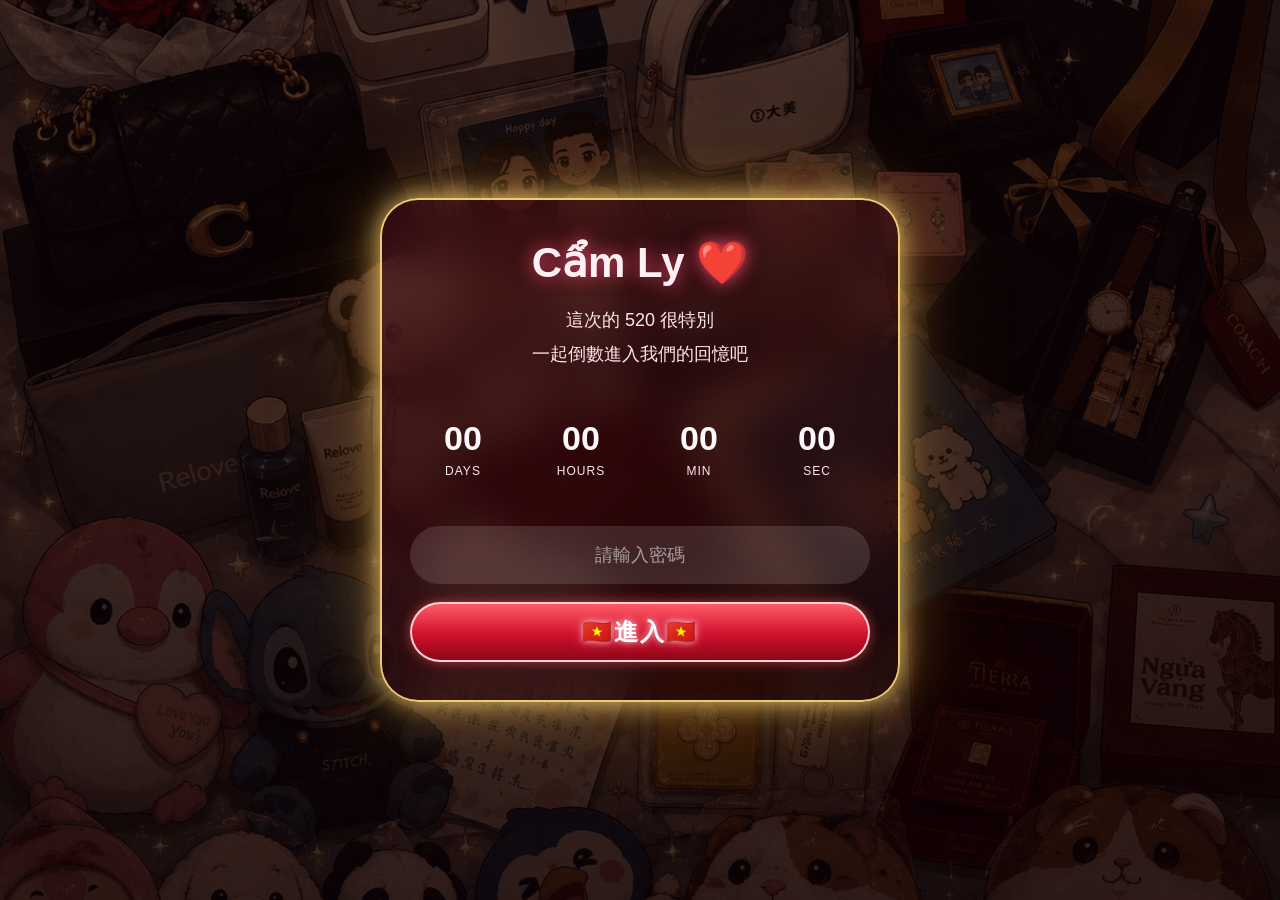
<file: index.html>
<!DOCTYPE html>
<html lang="zh-Hant">
<head>
<meta charset="UTF-8">
<meta name="viewport" content="width=device-width, initial-scale=1.0">
<title>LyHoa Story</title>
<link rel="apple-touch-icon" href="icon.png">

<style>


*{margin:0;padding:0;box-sizing:border-box;}

body{
font-family:Arial,"Microsoft JhengHei";

background:
linear-gradient(rgba(10,0,4,.62),rgba(10,0,4,.62)),
url('img/bg4.png');

background-size:cover;
background-position:center;
background-attachment:fixed;

color:white;
min-height:100vh;
overflow-x:hidden;

padding:24px 18px 120px;

display:flex;
justify-content:center;
}

/* 【核心修正】3D 特效舞台：只包裹主網頁內容，不包裹密碼層，防止隱形 Bug */
.perspective-stage {
width: 100%;
max-width: 520px;
perspective: 1600px;
transform-style: preserve-3d;
display: flex;
flex-direction: column;
align-items: center;
}

/* 主網頁內容的超時空隧道初始狀態 */
.container{
width:100%;

display:flex;
flex-direction:column;
align-items:center;

margin:0 auto;

/* 初始藏在深處，透明模糊，等待被喚醒 */
transform: translateZ(-800px) scale(0.5) rotateY(180deg) rotateZ(-10deg);
opacity: 0;
filter: blur(30px);
transition: transform 1.8s cubic-bezier(0.25, 1, 0.3, 1), 
            opacity 1.5s cubic-bezier(0.25, 1, 0.3, 1), 
            filter 1.4s ease;
}

/* 解鎖成功或已驗證過：主網頁華麗飛入 */
.container.main-show {
transform: translateZ(0) scale(1) rotateY(0deg) rotateZ(0deg) !important;
opacity: 1 !important;
filter: blur(0px) !important;
}

.logo{
font-size:34px;
font-weight:900;
margin-bottom:26px;

color:#fff4f4;

text-shadow:
0 0 18px rgba(255,100,100,1),
0 0 40px rgba(255,30,30,.95),
0 0 80px rgba(180,0,0,.42);
}

.card{
width:100%;

background:
linear-gradient(
135deg,
rgba(130,25,35,.30),
rgba(40,0,0,.26)
);

border:2px solid rgba(255,90,90,.88);

border-radius:34px;

padding:32px;

backdrop-filter:blur(20px);

margin-bottom:20px;

box-shadow:
0 0 16px rgba(255,60,60,.95),
0 0 36px rgba(255,20,20,.52),
0 0 80px rgba(180,0,0,.22);
}

/* 導覽列：確保滾動時固定在最下方 */
.bottom-nav{
position:fixed;
left:50%;
bottom:18px;
transform:translateX(-50%);
width:min(92%,520px);
height:76px;
background:rgba(20,10,18,.76);
border:1px solid rgba(255,120,160,.18);
border-radius:30px;
display:flex;
justify-content:space-around;
align-items:center;
backdrop-filter:blur(20px);
z-index: 99999;

opacity: 0;
transform: translateX(-50%) translateY(50px) scale(0.9);
transition: all 1.4s cubic-bezier(0.25, 1, 0.3, 1) 0.4s;
}

.bottom-nav.nav-show {
opacity: 1 !important;
transform: translateX(-50%) translateY(0) scale(1) !important;
}

.nav-item{
display:flex;
flex-direction:column;
align-items:center;
gap:4px;
color:#ffdce7;
font-size:12px;
text-decoration:none;
}

.nav-item.active{
color:#ff6f9f;
}

.nav-icon{
font-size:24px;
}

.days-title{
text-align:center;
font-size:18px;
opacity:.9;
}

.days{
text-align:center;
font-size:78px;
font-weight:900;
margin:12px 0;
color:#ffffff;
text-shadow:
0 0 12px rgba(255,80,80,1),
0 0 28px rgba(255,40,40,.95),
0 0 60px rgba(255,0,0,.75),
0 0 100px rgba(180,0,0,.45);
}

.sub{
text-align:center;
font-size:22px;
}

.grid{
width:100%;

display:grid;
grid-template-columns:1fr 1fr;
gap:14px;
}

.small-card{
position:relative;

background:
linear-gradient(
135deg,
rgba(120,20,20,.28),
rgba(45,0,0,.22)
);

border:2px solid rgba(255,90,90,.92);

border-radius:28px;

padding:22px;

overflow:hidden;

backdrop-filter:blur(18px);

box-shadow:
0 0 14px rgba(255,60,60,.92),
0 0 32px rgba(255,20,20,.45),
0 0 70px rgba(180,0,0,.18);

transition:.35s ease;
}

.small-card:hover{
transform:
translateY(-4px)
scale(1.01);

box-shadow:
0 0 18px rgba(255,70,70,1),
0 0 40px rgba(255,30,30,.65),
0 0 90px rgba(180,0,0,.28);
}

.small-card h3{
margin-bottom:10px;
color:#ffffff;
font-weight:900;
text-shadow:
0 0 8px rgba(120,190,255,1),
0 0 18px rgba(80,160,255,.95),
0 0 38px rgba(0,120,255,.75);
-webkit-text-stroke: 0.6px rgba(180,220,255,.9);
letter-spacing:0.5px;
}

.small-card p{
line-height:1.8;
color:#ffe2ea;
}

/* romantic glow particles */
body::before{
content:'';
position:fixed;
inset:0;
pointer-events:none;

background:
radial-gradient(circle at 20% 30%, rgba(255,60,60,.16), transparent 140px),
radial-gradient(circle at 80% 20%, rgba(255,0,0,.12), transparent 160px),
radial-gradient(circle at 50% 80%, rgba(255,100,100,.10), transparent 180px);

z-index:0;
}

.music-card{
cursor:pointer;
}

.music-controls{
display:flex;
justify-content:center;
gap:18px;
margin-top:14px;
font-size:24px;

color:#ff8a8a;

text-shadow:
0 0 10px rgba(255,60,60,.95),
0 0 22px rgba(255,20,20,.45);
}

.vinyl-wrap{
display:flex;
justify-content:center;
margin:10px 0 18px;
}

.vinyl{
width:90px;
height:90px;
border-radius:50%;

background:
radial-gradient(circle,#111 20%,#000 45%,#151515 60%,#000 100%);

border:3px solid rgba(255,80,80,.85);

box-shadow:
0 0 18px rgba(255,60,60,.95),
0 0 38px rgba(255,20,20,.45);

position:relative;

animation:spin 4s linear infinite;
animation-play-state:paused;
}

.vinyl.playing{
animation-play-state:running;
}

.vinyl::before{
content:'';
position:absolute;
inset:10px;
border-radius:50%;
border:1px solid rgba(255,255,255,.08);
}

.vinyl-center{
position:absolute;
left:50%;
top:50%;

transform:translate(-50%,-50%);

width:18px;
height:18px;

border-radius:50%;

background:#ff4d4d;

box-shadow:
0 0 12px rgba(255,60,60,.9);
}

@keyframes spin{
from{
transform:rotate(0deg);
}
to{
transform:rotate(360deg);
}
}

.music-controls{
display:flex;
justify-content:center;
gap:14px;
margin-top:14px;
}

.music-controls button{
width:44px;
height:44px;

border:none;
border-radius:50%;

background:
linear-gradient(
135deg,
rgba(255,60,60,.35),
rgba(120,0,0,.28)
);

color:#fff;
font-size:22px;

cursor:pointer;

backdrop-filter:blur(12px);

box-shadow:
0 0 12px rgba(255,50,50,.75),
0 0 26px rgba(255,20,20,.35);

transition:.25s ease;
}

.music-controls button:hover{
transform:scale(1.08);
}

.long-link-btn{
display:flex;
justify-content:center;
align-items:center;
gap:14px;

width:100%;
max-width:480px;

height:92px;

margin:28px auto 0 auto;

border-radius:36px;

text-decoration:none;

background:
linear-gradient(
135deg,
rgba(20,110,220,.55),
rgba(0,60,180,.38),
rgba(0,110,255,.42)
);

border:2px solid rgba(90,190,255,.95);

color:#f7fbff;

font-size:26px;
font-weight:900;
letter-spacing:1px;

backdrop-filter:blur(24px);

box-shadow:
0 0 22px rgba(60,170,255,.95),
0 0 52px rgba(0,110,255,.55),
0 0 110px rgba(0,60,220,.35);

transition:.35s ease;
}

.long-link-btn:hover{
transform:translateY(-4px);
}

.long-link-btn .spark{
font-size:32px;
}

.button-wrap{
width:100%;

display:flex;
justify-content:center;
align-items:center;

margin-top:26px;
}


/* ===== 520 密碼倒數頁 (獨立分層樣式) ===== */

#love520Gate{
position:fixed;
inset:0;

display:flex;
justify-content:center;
align-items:center;

padding:24px;

background:
linear-gradient(rgba(10,0,4,.72),rgba(10,0,4,.82)),
url('img/bg4.png');

background-size:cover;
background-position:center;
background-attachment:fixed;

z-index:999999;
backdrop-filter:blur(15px);
/* 確保密碼頁一開始 100% 看得見 */
opacity: 1;
transition: opacity 1.6s cubic-bezier(0.25, 1, 0.3, 1), 
            backdrop-filter 1.6s cubic-bezier(0.25, 1, 0.3, 1);
}

/* 遮罩大背景融化消散 */
#love520Gate.gate-fade-out {
opacity: 0 !important;
backdrop-filter: blur(0px) !important;
pointer-events: none;
}

.gate-box{
width:min(100%,520px);

background:
linear-gradient(
135deg,
rgba(130,25,35,.30),
rgba(40,0,0,.26)
);

backdrop-filter:blur(20px);

border:2px solid rgba(255,220,120,.92);

border-radius:38px;

padding:38px 28px;

text-align:center;

box-shadow:
0 0 24px rgba(255,220,120,.78),
0 0 60px rgba(255,190,80,.35),
0 0 120px rgba(255,170,40,.18);

/* 3D 特效基礎 */
perspective: 1000px;
transform-style: preserve-3d;
opacity: 1;
transition: transform 1.3s cubic-bezier(0.25, 1, 0.3, 1), 
            opacity 1.2s cubic-bezier(0.25, 1, 0.3, 1),
            filter 1.2s ease;
}

/* 卡片瞬間產生劇烈震動，隨後向後翻轉湮滅 */
.gate-box.box-disassemble {
  animation: gatePowerShake 0.4s ease-in-out infinite;
  transform: translateZ(-600px) rotateY(-45deg) scale(0.3) !important;
  opacity: 0 !important;
  filter: blur(15px) !important;
}

@keyframes gatePowerShake {
  0%, 100% { transform: translate(0, 0) rotate(0deg); }
  20% { transform: translate(-3px, 2px) rotate(-1deg); }
  40% { transform: translate(3px, -1px) rotate(1deg); }
  60% { transform: translate(-2px, -2px) rotate(-0.5deg); }
  80% { transform: translate(2px, 1px) rotate(0.5deg); }
}

.gate-title{
font-size:42px;
font-weight:900;
margin-bottom:16px;
color:#fff0f5;
text-shadow: 0 0 18px rgba(255,80,120,.92);
transition: transform 1.2s cubic-bezier(0.25, 1, 0.3, 1), opacity 0.8s ease;
}

.gate-sub{
font-size:18px;
line-height:1.9;
color:#ffe7ee;
margin-bottom:30px;
transition: transform 1.2s cubic-bezier(0.25, 1, 0.3, 1), opacity 0.8s ease;
}

/* 密碼卡片內元素星雲發散 */
.explode-up {
transform: translateY(-150px) translateZ(300px) rotateX(-45deg) scale(0.1) !important;
opacity: 0 !important;
filter: blur(8px) !important;
}

.explode-down {
transform: translateY(150px) translateZ(300px) rotateX(45deg) scale(0.1) !important;
opacity: 0 !important;
filter: blur(8px) !important;
}

.countdown{
display:grid;
grid-template-columns:repeat(4,1fr);
gap:12px;
margin-bottom:30px;
perspective: 800px;
}

.time-box{
background:transparent !important;
border:2px solid transparent;
background-image:
linear-gradient(rgba(0,0,0,0),rgba(0,0,0,0)),
linear-gradient(
135deg,
#ffb7c9,
#ffe3ea,
#ffd2df,
#ffb7c9
);
background-origin:border-box;
background-clip:padding-box,border-box;
background-size:300% 300%;
animation:rainbowBorder 6s linear infinite;
border-radius:22px;
padding:16px 10px;
transition: transform 1.4s cubic-bezier(0.25, 1, 0.3, 1), 
            opacity 1s ease, 
            box-shadow 1s ease,
            filter 1.2s ease;
}

/* 時空碎裂特效 */
.time-box:nth-child(1).scatter { transform: translate3d(-250px, -180px, 400px) rotateX(120deg) rotateY(-90deg) scale(0) !important; opacity: 0 !important; filter: blur(10px); box-shadow: 0 0 60px #ff2455;}
.time-box:nth-child(2).scatter { transform: translate3d(-80px, -250px, 500px) rotateX(-120deg) rotateY(60deg) scale(0) !important; opacity: 0 !important; filter: blur(10px); box-shadow: 0 0 60px #ff6f9f;}
.time-box:nth-child(3).scatter { transform: translate3d(80px, -250px, 500px) rotateX(-120deg) rotateY(-60deg) scale(0) !important; opacity: 0 !important; filter: blur(10px); box-shadow: 0 0 60px #ff6f9f;}
.time-box:nth-child(4).scatter { transform: translate3d(250px, -180px, 400px) rotateX(120deg) rotateY(90deg) scale(0) !important; opacity: 0 !important; filter: blur(10px); box-shadow: 0 0 60px #ff2455;}

.time-number{
font-size:34px;
font-weight:900;
color:#fff8fb;
}

.time-label{
margin-top:6px;
font-size:12px;
letter-spacing:1px;
color:#ffe7ee;
}

.gate-password-input{
width:100%;
height:58px;
border:none;
border-radius:999px;
padding:0 20px;
background:rgba(255,255,255,.12);
color:white;
font-size:18px;
text-align:center;
outline:none;
transition: transform 1.2s cubic-bezier(0.25, 1, 0.3, 1), opacity 0.8s ease;
}

.gate-password-input::placeholder{
color:rgba(255,255,255,.55);
}


.enter-btn{
width:100%;
height:60px;
margin-top:18px;
border:2px solid rgba(255,220,220,.95);
border-radius:999px;
background:linear-gradient(180deg,#ff5c66 0%, #ce102d 55%, #8f0718 100%);
color:white;
font-size:24px;
font-weight:900;
letter-spacing:2px;
cursor:pointer;
box-shadow:
0 0 12px rgba(255,85,100,.55),
0 8px 20px rgba(75,0,15,.24);
text-shadow:
0 0 6px rgba(255,255,255,.75),
0 0 14px rgba(255,90,120,.65);
transition:all .25s ease;
}

.enter-btn:hover{
transform:translateY(-2px) scale(1.03);
filter:brightness(1.08);
}


.gate-password-error{
display:none;
margin-top:12px;
font-size:14px;
color:#ffb8ca;
}

/* 全屏魔幻光芒粒子層 */
.magic-particle {
  position: fixed;
  pointer-events: none;
  width: 6px;
  height: 6px;
  background: #ff6f9f;
  border-radius: 50%;
  z-index: 1000000;
  mix-blend-mode: screen;
  box-shadow: 0 0 12px #ff2455, 0 0 24px #ff7ea9;
}

@keyframes rainbowBorder{
0%{ background-position:0% 50%; }
100%{ background-position:100% 50%; }
}


/* 只隱藏主內容 */
.perspective-stage,
.bottom-nav{
display:none !important;
}

/* 強制顯示登入頁 */
#love520Gate{
display:flex !important;
opacity:1 !important;
visibility:visible !important;
}
</style>

</head>

<body>

<div id="love520Gate">
  <div class="gate-box" id="gateBox">
    <div class="gate-title" id="gateTitle">Cẩm Ly ❤️</div>
    <div class="gate-sub" id="gateSub">這次的 520 很特別<br>一起倒數進入我們的回憶吧</div>
    <div class="countdown">
      <div class="time-box"><div class="time-number" id="gateDays">00</div><div class="time-label">DAYS</div></div>
      <div class="time-box"><div class="time-number" id="gateHours">00</div><div class="time-label">HOURS</div></div>
      <div class="time-box"><div class="time-number" id="gateMinutes">00</div><div class="time-label">MIN</div></div>
      <div class="time-box"><div class="time-number" id="gateSeconds">00</div><div class="time-label">SEC</div></div>
    </div>
    <input id="gatePasswordInput" class="gate-password-input" type="password" placeholder="請輸入密碼">
    <div id="gatePasswordError" class="gate-password-error">密碼錯誤 ❤️</div>
    <button class="enter-btn" id="enterBtn" onclick="checkGatePassword()"> 🇻🇳進入🇻🇳 </button>
  </div>
</div>

<script>
async function sha256(text){
const data = new TextEncoder().encode(text);
const hashBuffer = await crypto.subtle.digest("SHA-256", data);
return Array.from(new Uint8Array(hashBuffer))
.map(b => b.toString(16).padStart(2,"0"))
.join("");
}

const PASSWORD_HASH = "110c83688539c2a30b98ac57ea20e5f0662126f3786bcd51c5bbd43955f99db7";

function updateGateCountdown(){
const targetDate = new Date("2026-05-20T00:00:00");
const now = new Date();
const diff = targetDate - now;
const days = Math.floor(diff / (1000*60*60*24));
const hours = Math.floor((diff / (1000*60*60)) % 24);
const minutes = Math.floor((diff / (1000*60)) % 60);
const seconds = Math.floor((diff / 1000) % 60);

const d = days < 0 ? 0 : days;
const h = hours < 0 ? 0 : hours;
const m = minutes < 0 ? 0 : minutes;
const s = seconds < 0 ? 0 : seconds;

document.getElementById("gateDays").innerText = String(d).padStart(2,"0");
document.getElementById("gateHours").innerText = String(h).padStart(2,"0");
document.getElementById("gateMinutes").innerText = String(m).padStart(2,"0");
document.getElementById("gateSeconds").innerText = String(s).padStart(2,"0");
}

function createMagicParticles() {
  const container = document.body;
  for (let i = 0; i < 60; i++) {
    const particle = document.createElement("div");
    particle.className = "magic-particle";
    particle.style.left = "50vw";
    particle.style.top = "45vh";
    
    const angle = Math.random() * Math.PI * 2;
    const velocity = 5 + Math.random() * 15;
    const destX = Math.cos(angle) * velocity * 25;
    const destY = Math.sin(angle) * velocity * 25;
    
    const colors = ["#ff6f9f", "#ff2455", "#ffd2df", "#6fe2ff", "#ffdf79"];
    particle.style.background = colors[Math.floor(Math.random() * colors.length)];
    
    container.appendChild(particle);
    
    particle.animate([
      { transform: 'translate(0, 0) scale(1)', opacity: 1, filter: 'blur(0px)' },
      { transform: `translate(${destX}px, ${destY}px) scale(0)`, opacity: 0, filter: 'blur(5px)' }
    ], {
      duration: 1000 + Math.random() * 800,
      easing: 'cubic-bezier(0.1, 0.8, 0.3, 1)',
      fill: 'forwards'
    });
    
    setTimeout(() => particle.remove(), 1800);
  }
}

// 直接解鎖免密碼顯示
function showMainPageDirectly() {
  document.getElementById("love520Gate").style.display = "none";
  document.getElementById("mainContainer").classList.add("main-show");
  document.getElementById("bottomNav").classList.add("nav-show");
}

async function checkGatePassword(){
const input = document.getElementById("gatePasswordInput");
const error = document.getElementById("gatePasswordError");
const value = input.value.trim();
const hash = await sha256(value);

if(hash === PASSWORD_HASH){
error.style.display = "none";

// 紀錄免登入狀態
sessionStorage.setItem("love_gate_passed", "true");

// 炸開魔法流星
createMagicParticles();

// 卡片文字方塊飛散
document.getElementById("gateTitle").classList.add("explode-up");
document.getElementById("gateSub").classList.add("explode-up");
document.getElementById("gatePasswordInput").classList.add("explode-down");
document.getElementById("enterBtn").classList.add("explode-down");

const timeBoxes = document.querySelectorAll(".time-box");
timeBoxes.forEach(box => box.classList.add("scatter"));

// 卡片震動坍塌消散
document.getElementById("gateBox").classList.add("box-disassemble");

// 大大遮罩層淡出
const gate = document.getElementById("love520Gate");
gate.classList.add("gate-fade-out");


// 跳轉到 temple.html
setTimeout(() => {
window.location.href = "temple.html";
}, 1400);


}else{
error.style.display = "block";
}
}

window.addEventListener("load",()=>{
// 優先綁定 Enter 鍵監聽
const input = document.getElementById("gatePasswordInput");
if(input){
  input.addEventListener("keydown", function(e){
    if(e.key === "Enter"){
      e.preventDefault();
      checkGatePassword();
    }
  });
}

// 驗證免密碼狀態
if (sessionStorage.getItem("love_gate_passed") === "true") {
  showMainPageDirectly();
} else {
  updateGateCountdown();
  setInterval(updateGateCountdown, 1000);
}
});
</script>

</body>
</html>
</file>
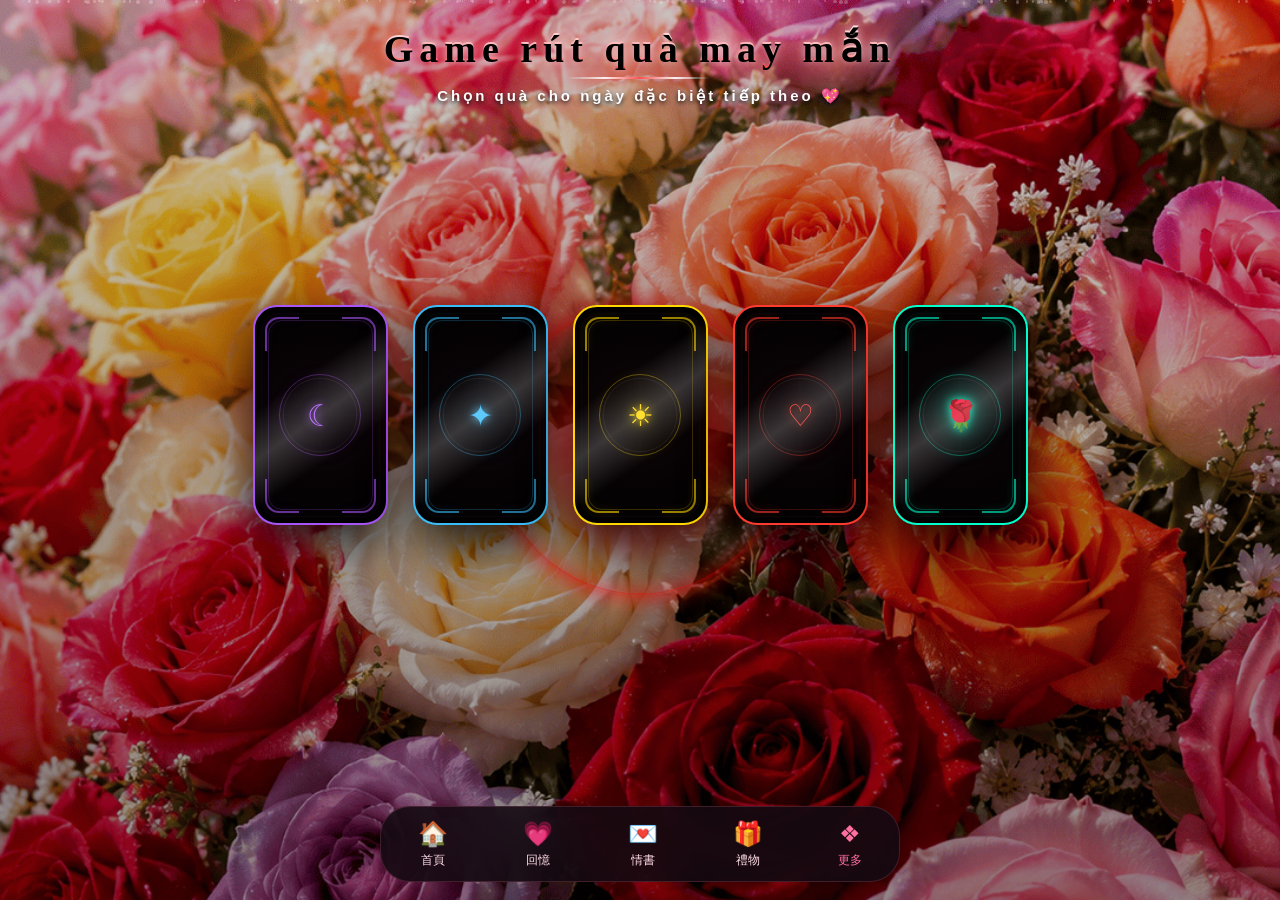
<file: card.html>
<!DOCTYPE html>
<html lang="zh-Hant">
<head>
<meta charset="UTF-8">
<meta name="viewport" content="width=device-width, initial-scale=1.0">
<link rel="apple-touch-icon" href="icon.png">
<title>Legendary Love Gacha - Navigation Edition</title>

<style>
*{
margin:0;
padding:0;
box-sizing:border-box;
-webkit-tap-highlight-color: transparent;
}

body{
overflow-x:hidden !important;
overflow-y:auto !important;
overflow-x:hidden;
overflow-y:auto;
min-height:100vh;
font-family:Segoe UI,sans-serif;
display:flex;
justify-content:flex-start;
align-items:center;
flex-direction:column;
color:white;
padding-bottom: 260px; /* 預留底部導覽列的空間，防止行動裝置卡片重疊 */

/* =========================================================
   🖼️ 最終修復：徹底清除原廠 background 遮擋，精準指向 img 資料夾
   ========================================================= */
background-image: url('img/mflower.png') !important;
background-size: cover;
background-position: center;
background-repeat: no-repeat;
}

/* 🛠️ 隱藏原廠的黑紫色宇宙星空，不讓它跑出來擋住妳的花朵圖片 */
.bg{
position:fixed;
inset:0;
background:
linear-gradient(to bottom,
rgba(0,0,0,0.18),
rgba(0,0,0,0.42));
z-index:0;
pointer-events:none;
}

@keyframes bgMove{
from{transform:scale(1) rotate(0deg);}
to{transform:scale(1.15) rotate(3deg);}
}

/* ===== 🛠️ 核心修復：扶正網頁標題，移除 absolute，在手機上絕不與卡片重疊 🛠️ ===== */
.title{
text-align:center;
z-index: 20;
width: 100%;
padding: 0 10px;
margin-top: 25px;
margin-bottom: 10px; /* 透過下邊距將卡片溫柔推開，防止任何手機重疊 */
position: relative;  /* 改為相對定位，拒絕重疊 */
transition: opacity 0.5s; /* */
}
.title.hide { opacity: 0; pointer-events: none; } /* */




.title h1{
font-size:38px;
letter-spacing:6px;
font-family:'Times New Roman',serif;

background:linear-gradient(
180deg,
#ffffff 0%,
#ffe6e6 18%,
#ffd2d2 35%,
#ff8a8a 60%,
#ff2b2b 100%
);

-webkit-background-clip:text;
-webkit-text-fill-color:transparent;

font-weight:900;

text-shadow:
0 2px 0 rgba(0,0,0,1),
0 0 10px rgba(255,255,255,0.7),
0 0 24px rgba(255,120,120,0.75),
0 0 42px rgba(255,0,0,0.6);

position:relative;
}

.title h1::after{
content:'';
position:absolute;
left:50%;
bottom:-10px;
transform:translateX(-50%);
width:140px;
height:2px;

background:linear-gradient(
90deg,
transparent,
rgba(255,255,255,0.9),
rgba(255,80,80,1),
rgba(255,255,255,0.9),
transparent
);

box-shadow:
0 0 12px rgba(255,0,0,0.9);
}






.title p{
margin-top:18px;
letter-spacing:3px;
color:#ffffff;
font-size:15px;
font-weight:700;

text-shadow:
0 2px 5px rgba(0,0,0,1),
0 0 12px rgba(255,255,255,0.35);
}



/* 卡片區 */
.cards{
overflow:visible !important;
overflow-x:visible !important;
overflow-y:visible !important;
display:flex;
gap:20px;
justify-content:center;
align-items:center;
flex-wrap:wrap;
padding:20px;
z-index:10;
width:100%;
max-width:1200px;
position:relative;
min-height:420px;
margin-top:20px;
}

/* 卡片基礎 */
.card{
overflow:visible !important;
overflow-x:visible !important;
overflow-y:visible !important;
width:135px;
height:220px;
position:relative;
cursor:pointer;
perspective:2500px;
animation:floatCard 5s ease-in-out infinite;
transition:.6s cubic-bezier(.34, 1.56, 0.64, 1); /* */
}

.card:nth-child(1){animation-delay:0s;} /* */
.card:nth-child(2){animation-delay:.3s;} /* */
.card:nth-child(3){animation-delay:.6s;} /* */
.card:nth-child(4){animation-delay:.9s;} /* */
.card:nth-child(5){animation-delay:1.2s;} /* */

@keyframes floatCard{
0%,100%{ transform:translateY(0px); }
50%{ transform:translateY(-12px); }
}

/* 點擊後其它卡片淡出 */
.card.fade{
opacity:.01;
filter:blur(12px);
transform:scale(0.5);
pointer-events: none;
}

/* 能量球蓄力顫抖 */
.card.charging {
  animation: megaShock 0.06s infinite linear !important;
}

@keyframes megaShock {
  0% { transform: translate(3px, -2px) scale(1.04); filter: brightness(1.3); }
  50% { transform: translate(-3px, 3px) scale(0.97); filter: brightness(1.6); }
  100% { transform: translate(2px, -3px) scale(1.02); filter: brightness(1.3); }
}

/* 大爆發開啟狀態 */
.card.active{
z-index: 999;
animation: none;
position: fixed !important;
left: 50% !important;
top: 50% !important;
width:320px !important;
height:520px !important;
transform: translate(-50%, -50%) scale(1);

z-index: 99999;
}

/* 內層翻轉 */
.inner{
position:relative;
width:100%;
height:100%;
transform-style:preserve-3d;
transition: transform 1.5s cubic-bezier(.15, .95, .2, 1); /* */
}

/* 翻開時轉 540 度顯示背面內容 */
.card.active .inner{
transform: rotateY(540deg) rotateZ(6deg);  /* */
}

.front, .back{
overflow:hidden !important;
position:absolute;
width:100%;
height:100%;
border-radius:24px;
overflow-x:hidden;
overflow-y:auto;
backface-visibility:hidden;
-webkit-backface-visibility:hidden;
box-shadow: 0 20px 50px rgba(0,0,0,0.8);
outline:none; /* */
}

/* ===== 卡片正面 ===== */
.front{
display:flex;
justify-content:center;
align-items:center;
border: 2px solid var(--theme-color);
background-color: #080305;
background-image: radial-gradient(circle at 50% 50%, transparent 40%, rgba(0,0,0,0.9)); /* */
}

.card.r { --theme-color: #a855f7; --glow: rgba(168,85,247,0.3); }
.card.sr { --theme-color: #38bdf8; --glow: rgba(56,189,248,0.3); }
.card.ssr { --theme-color: #ffd700; --glow: rgba(255,215,0,0.4); }
.card.secret { --theme-color: #00ffcc; --glow: rgba(0,255,204,0.5); }
.card.red-glow { --theme-color: #ff3b30; --glow: rgba(255,59,48,0.5); }

/* 四角雕花 */
.vines, .vines-extra { position: absolute; inset: 0; pointer-events: none; }
.vines::before, .vines::after, .vines-extra::before, .vines-extra::after {
  content: ""; position: absolute; width: 32px; height: 32px;
  border: 2px double var(--theme-color); opacity: 0.6;
  filter: drop-shadow(0 0 5px var(--glow)); /* */
}
.vines::before { top: 10px; left: 10px; border-right: none; border-bottom: none; border-radius: 14px 0 0 0; }
.vines::after { bottom: 10px; right: 10px; border-left: none; border-top: none; border-radius: 0 0 14px 0; }
.vines-extra::before { top: 10px; right: 10px; border-left: none; border-bottom: none; border-radius: 0 14px 0 0; }
.vines-extra::after { bottom: 10px; left: 10px; border-right: none; border-top: none; border-radius: 0 0 0 14px; }

.ornament {
  position: absolute; inset: 6px;
  border: 1px solid rgba(255,255,255,0.02); border-radius: 18px; pointer-events: none; /* */
}
.ornament::before { content: ""; position: absolute; inset: 6px; border: 1px solid var(--theme-color); opacity: 0.2; border-radius: 14px; } /* */

/* 中央星盤 */
.center{
position:absolute; width:82px; height:82px; border-radius:50%;
display:flex; justify-content:center; align-items:center; z-index: 2;
}

.astrology-ring {
  position: absolute; inset: 0; border-radius: 50%;
  border: 1px solid var(--theme-color); opacity: 0.35;
  filter: drop-shadow(0 0 6px var(--theme-color));
  background-image: url("data:image/svg+xml,%3Csvg xmlns='http://www.w3.org/2000/svg' viewBox='0 0 100 100'%3E%3Ccircle cx='50' cy='50' r='46' fill='none' stroke='white' stroke-width='0.6' stroke-opacity='0.4'/%3E%3Ccircle cx='50' cy='50' r='38' fill='none' stroke='white' stroke-width='0.3' stroke-dasharray='1,2' stroke-opacity='0.3'/%3E%3Cpath d='M50,2 L50,98 M2,50 L98,50' stroke='white' stroke-width='0.3' stroke-opacity='0.2'/%3E%3C/svg%3E");
  animation: spinRing 25s linear infinite; /* */
}

@keyframes spinRing { from { transform: rotate(0deg); } to { transform: rotate(360deg); } }

.symbol{
font-size:30px; color: var(--theme-color);
text-shadow: 0 0 10px var(--theme-color), 0 0 35px var(--theme-color);
animation:pulse 2.5s infinite ease-in-out; z-index: 3; /* */
}

.shine{
position:absolute; inset:-100%;
background: linear-gradient(110deg, transparent 43%, rgba(255,255,255,0.2) 50%, transparent 57%);
transform: rotate(35deg); animation:shine 5s linear infinite; z-index: 4; /* */
}

/* ===== 🔴 紅色雷電能量球 Canvas 圖層 🔴 ===== */
.lightning-canvas {
  position: absolute;
  top: -60px; left: -60px;
  width: calc(100% + 120px) !important;
  height: calc(100% + 120px) !important;
  pointer-events: none;
  z-index: 100;
  mix-blend-mode: screen;
  opacity: 0;
  transition: opacity 0.2s;
}
.card.charging .lightning-canvas {
  opacity: 1;
}

/* ===== 卡片背面 ===== */
.back{
transform:rotateY(180deg);
background: #0a0204;
background-image: 
  radial-gradient(circle at 50% 15%, var(--glow) 0%, transparent 75%),
  url("data:image/svg+xml,%3Csvg xmlns='http://www.w3.org/2000/svg' width='100%25' height='100%25'%3E%3Crect width='100%25' height='100%25' fill='none'/%3E%3Cpath d='M8,8 L177,8 L177,292 L8,292 Z' fill='none' stroke='rgba(255,255,255,0.06)' stroke-width='1'/%3E%3C/svg%3E");
border: 2px solid var(--theme-color);
display:flex;
justify-content:flex-start;
align-items:center;
flex-direction:column;
text-align:center;
padding:22px 18px;
gap:10px;
overflow-y:auto;
overflow-x:hidden;
}

.card.r .back { box-shadow: 0 0 50px rgba(168,85,247,0.5); }
.card.sr .back { box-shadow: 0 0 60px rgba(56,189,248,0.5); }
.card.ssr .back { box-shadow: 0 0 85px rgba(255,215,0,0.6), inset 0 0 25px rgba(255,215,0,0.15); }
.card.secret .back { box-shadow: 0 0 110px rgba(0,255,204,0.7), inset 0 0 30px rgba(0,255,204,0.2); }
.card.red-glow .back { box-shadow: 0 0 100px rgba(255,59,48,0.7), inset 0 0 30px rgba(255,59,48,0.2); }

.rarity{
font-size:18px;
font-weight:bold;
margin-bottom:12px;
letter-spacing:2px;
text-shadow:0 0 10px currentColor;
line-height:1.4;
}

.reward{
font-size:12px;
line-height:1.6;
color:#e2e8f0;
letter-spacing:0.5px;
word-break:break-word;
overflow-wrap:break-word;
padding:0 6px;
max-width:100%;
}

@keyframes floatImg{
0%,100%{
transform:translateY(0px) scale(1);
}
50%{
transform:translateY(-8px) scale(1.05);
}
}


/* ===== 🔘 「收下命運」確認按鈕 ===== */
.close-btn {
  position: fixed; bottom: -80px; left: 50%; transform: translateX(-50%);
  padding: 14px 40px; font-size: 16px; font-weight: bold; border: 2px solid #ff3b30;
  background: linear-gradient(135deg, #220005, #000000); color: #ff3b30;
  border-radius: 30px; cursor:pointer; z-index: 1000; opacity: 0;
  box-shadow: 0 0 20px rgba(255, 59, 48, 0.4), inset 0 0 10px rgba(255, 59, 48, 0.2);
  letter-spacing: 2px; transition: all 0.5s cubic-bezier(0.175, 0.885, 0.32, 1.275); /* */
}
.close-btn.show { bottom: 120px; opacity: 1; } /* */
.close-btn:hover { background: #ff3b30; color: #000; box-shadow: 0 0 35px #ff3b30; }

/* ===== 🌟 原廠經典下置導航列 🌟 ===== */
.bottom-nav{
position:fixed;
left:50%;
bottom:18px;
transform:translateX(-50%);
width:min(92%,520px);
height:76px;
background:rgba(20,10,18,.88); /* 提高導航氣泡不透明度，在花草背景下防干擾 */
border:1px solid rgba(255,120,160,.18);
border-radius:30px;
display:flex;
justify-content:space-around;
align-items:center;
backdrop-filter:blur(20px);
-webkit-backdrop-filter:blur(20px);
z-index:99999; /* */
transition: opacity 0.5s; /* */
}
.bottom-nav.hide { opacity: 0.1; pointer-events: none; } /* */

.nav-item{
display:flex;
flex-direction:column;
align-items:center;
gap:4px;
color:#ffdce7;
font-size:12px;
text-decoration:none;
}

.nav-item.active{
color:#ff6f9f; /* */
}

.nav-icon{
font-size:24px; /* */
}

/* 漂浮微粒 */
.particle{ position:fixed; width:2px; height:2px; background:white; border-radius:50%; opacity:.25; animation:floatUp linear infinite; pointer-events: none; } /* */

/* 動畫庫 */
@keyframes floatUp{ from{ transform:translateY(100vh) scale(0.8); opacity:0; } 10%{ opacity:.5; } to{ transform:translateY(-120vh) scale(1.3); opacity:0; } } /* */
@keyframes pulse{ 0%,100%{ transform:scale(1); opacity: 0.85; } 50%{ transform:scale(1.06); opacity: 1; filter: drop-shadow(0 0 12px var(--theme-color)); } } /* */
@keyframes shine{ 0% { transform:translateX(-140%) rotate(35deg); } 25%, 100% { transform:translateX(140%) rotate(35deg); } } /* */
@keyframes mythicGlow{ from{ text-shadow: 0 0 10px white, 0 0 25px currentColor; color: #fff; } to{ text-shadow: 0 0 20px white, 0 0 45px currentColor, 0 0 60px #ff3b30; color: #fffde0; } } /* */



/* ===============================
🐉 血色玫瑰龍環入場特效
=============================== */

.cards{
position:relative;
min-height:420px;
margin-top:20px;
padding-bottom:0px;
z-index:10;
}

.cards.intro-active .card{
position:fixed !important;
left:50% !important;
top:50% !important;
margin-left:-67px !important;
margin-top:-145px !important;
opacity:0;
z-index:1000;
transform-origin:center center;
pointer-events:none;
}

.cards.intro-active .card::after{
content:'';
position:absolute;
inset:-20px;
border-radius:30px;
background:
radial-gradient(circle, rgba(255,0,0,0.35), transparent 70%);
filter:blur(18px);
z-index:-1;
animation:dragonAura 1.5s infinite alternate;
}

@keyframes dragonAura{
from{
transform:scale(0.9);
opacity:0.6;
}
to{
transform:scale(1.15);
opacity:1;
}
}

.dragon-core{
position:fixed;
display:flex;
justify-content:center;
align-items:center;
left:50%;
top:50%;
width:220px;
height:220px;
transform:translate(-50%,-50%);
pointer-events:none;
z-index:5;
opacity:0;
}

.dragon-core::before{
content:'';
position:absolute;
inset:0;
border-radius:50%;
background:
radial-gradient(circle,
rgba(255,255,255,1) 0%,
rgba(255,80,80,0.95) 20%,
rgba(255,0,0,0.55) 45%,
transparent 75%);
filter:blur(12px);
animation:corePulse 1.5s infinite alternate;
}

.dragon-core::after{
content:'';
position:absolute;
inset:-35px;
border-radius:50%;
border:2px solid rgba(255,0,0,0.45);
box-shadow:
0 0 25px rgba(255,0,0,0.8),
inset 0 0 25px rgba(255,0,0,0.5);
animation:coreSpin 5s linear infinite;
}

@keyframes coreSpin{
from{transform:rotate(0deg);}
to{transform:rotate(360deg);}
}

@keyframes corePulse{
from{
transform:scale(0.92);
filter:blur(10px);
}
to{
transform:scale(1.1);
filter:blur(18px);
}
}





@keyframes bloodDragonOrbit{

0%{
opacity:0;
transform:
translate(-50%,-50%)
rotate(0deg)
translateX(0px)
scale(0.2);
filter:none;
}

15%{
opacity:1;
}

35%{
transform:
translate(-50%,-50%)
rotate(calc(var(--orbit-angle) + 360deg))
translateX(170px)
rotate(calc((var(--orbit-angle) + 360deg) * -1))
scale(1);
}

60%{
transform:
translate(-50%,-50%)
rotate(calc(var(--orbit-angle) + 720deg))
translateX(170px)
rotate(calc((var(--orbit-angle) + 720deg) * -1))
scale(1);
}

85%{
transform:
translate(-50%,-50%)
rotate(calc(var(--orbit-angle) + 1080deg))
translateX(170px)
rotate(calc((var(--orbit-angle) + 1080deg) * -1))
scale(1);
}

100%{
opacity:1;
transform:
translate(
calc(var(--final-x) * 1px),
calc(var(--final-y) * 1px)
);
}
}


10%{
opacity:1;
}

30%{
transform:
translate(-50%,-50%)
rotate(calc(var(--angle) + 360deg))
translateX(190px)
rotate(calc((var(--angle) + 360deg) * -1))
scale(1);
}

55%{
transform:
translate(-50%,-50%)
rotate(calc(var(--angle) + 720deg))
translateX(190px)
rotate(calc((var(--angle) + 720deg) * -1))
scale(1);
}

80%{
transform:
translate(-50%,-50%)
rotate(calc(var(--angle) + 1080deg))
translateX(190px)
rotate(calc((var(--angle) + 1080deg) * -1))
scale(1);
}

100%{
opacity:1;
transform:
translate(
calc(var(--final-x) * 1px),
calc(var(--final-y) * 1px)
);
}
}


15%{
opacity:1;
}

35%{
transform:
translate(-50%,-50%)
rotate(calc(var(--angle) + 360deg))
translateX(170px)
rotate(calc((var(--angle) + 360deg) * -1))
scale(1);
filter:
drop-shadow(0 0 22px rgba(255,0,0,0.95));
}

65%{
transform:
translate(-50%,-50%)
rotate(calc(var(--angle) + 720deg))
translateX(170px)
rotate(calc((var(--angle) + 720deg) * -1))
scale(1);
}

85%{
transform:
translate(-50%,-50%)
rotate(calc(var(--angle) + 1080deg))
translateX(170px)
rotate(calc((var(--angle) + 1080deg) * -1))
scale(1);
}

100%{
opacity:1;
transform:
translate(
calc(var(--final-x) * 1px),
calc(var(--final-y) * 1px)
);
filter:none;
}
}


15%{
opacity:1;
}

35%{
transform:
translate(-50%,-50%)
rotate(calc(var(--angle) + 360deg))
translateX(180px)
rotate(calc((var(--angle) + 360deg) * -1))
scale(1.02);
filter:
drop-shadow(0 0 28px rgba(255,0,0,0.95))
brightness(1.2);
}

65%{
transform:
translate(-50%,-50%)
rotate(calc(var(--angle) + 720deg))
translateX(180px)
rotate(calc((var(--angle) + 720deg) * -1))
scale(1);
}

100%{
opacity:1;
transform:
translate(
calc(var(--final-x) * 1px),
calc(var(--final-y) * 1px)
);
filter:none;
}
}


15%{
opacity:1;
}

35%{
transform:
rotate(calc(var(--angle) + 540deg))
translateX(320px)
scale(1.12)
rotate(calc(var(--angle) * -1));
filter:
drop-shadow(0 0 35px rgba(255,0,0,1))
brightness(1.5);
}

60%{
transform:
rotate(calc(var(--angle) + 900deg))
translateX(320px)
scale(1)
rotate(calc(var(--angle) * -1));
}

85%{
transform:
rotate(calc(var(--angle) + 1180deg))
translateX(320px)
scale(1.08)
rotate(calc(var(--angle) * -1));
}

100%{
opacity:1;
transform:
translate(
calc(var(--final-x) * 1px),
calc(var(--final-y) * 1px)
)
scale(1);
filter:none;
}
}


/* RWD 優化 */
@media(max-width:768px){



.title h1{
font-size:32px;
letter-spacing:6px;
font-family:'Times New Roman',serif;

background:linear-gradient(
180deg,
#ffffff 0%,
#ffe6e6 18%,
#ffd2d2 35%,
#ff8a8a 60%,
#ff2b2b 100%
);

-webkit-background-clip:text;
-webkit-text-fill-color:transparent;

font-weight:900;

text-shadow:
0 2px 0 rgba(0,0,0,1),
0 0 10px rgba(255,255,255,0.7),
0 0 24px rgba(255,120,120,0.75),
0 0 42px rgba(255,0,0,0.6);

position:relative;
}

.title h1::after{
content:'';
position:absolute;
left:50%;
bottom:-10px;
transform:translateX(-50%);
width:140px;
height:2px;

background:linear-gradient(
90deg,
transparent,
rgba(255,255,255,0.9),
rgba(255,80,80,1),
rgba(255,255,255,0.9),
transparent
);

box-shadow:
0 0 12px rgba(255,0,0,0.9);
}





.title p{
margin-top:18px;
letter-spacing:3px;
color:#ffffff;
font-size:15px;
font-weight:700;

text-shadow:
0 2px 5px rgba(0,0,0,1),
0 0 12px rgba(255,255,255,0.35);
}


.cards{
gap:14px;
padding:10px;
}
.card{ width:95px; height:160px; }

.card.active{
width:280px !important;
height:460px !important;
transform:translate(-50%, -50%) scale(1) !important;
}
.center{ width:92px; height:92px; }
.symbol{ font-size:36px; }
.rarity { font-size: 14px; margin-bottom: 12px; }
.reward{ font-size:11px; line-height: 1.4; }
.reward-img{
width:46px !important;
height:46px !important;
min-width:46px !important;
min-height:46px !important;
max-width:46px !important;
max-height:46px !important;
margin:6px auto;
object-fit:contain;
}
.close-btn { width: 80%; text-align: center; font-size: 14px; padding: 12px 0; bottom: -80px; }
.close-btn.show { bottom: 120px; }
.vines::before, .vines::after, .vines-extra::before, .vines-extra::after { width: 20px; height: 20px; }
}

.card.active .reward-img,
.back .reward-img,
.reward img,
.reward-img{
width:145px !important;
height:145px !important;
min-width:145px !important;
min-height:145px !important;
max-width:145px !important;
max-height:145px !important;
object-fit:contain !important;
display:block !important;
margin:12px auto 18px auto !important;
border-radius:8px;
}

</style>
</head>

<body>

<div class="bg"></div>
<div class="dragon-core" id="dragon-core"></div>

<div class="title" id="page-title">
<h1>Game rút quà may mắn</h1>
<p>Chọn quà cho ngày đặc biệt tiếp theo 💖</p>
</div>

<button class="close-btn" id="close-btn">Nhận quà 🎁</button>

<div class="cards" id="card-container">

<div class="card r">
<canvas class="lightning-canvas"></canvas>
<div class="inner">
<div class="front">
<div class="shine"></div><div class="vines"></div><div class="vines-extra"></div><div class="ornament"></div>
<div class="center"><div class="astrology-ring"></div><div class="symbol">☾</div></div>
</div>
<div class="back">
<div class="rarity"></div>
<div class="reward"></div>
</div>
</div>
</div>

<div class="card sr">
<canvas class="lightning-canvas"></canvas>
<div class="inner">
<div class="front">
<div class="shine"></div><div class="vines"></div><div class="vines-extra"></div><div class="ornament"></div>
<div class="center"><div class="astrology-ring"></div><div class="symbol">✦</div></div>
</div>
<div class="back">
<div class="rarity"></div>
<div class="reward"></div>
</div>
</div>
</div>

<div class="card ssr">
<canvas class="lightning-canvas"></canvas>
<div class="inner">
<div class="front">
<div class="shine"></div><div class="vines"></div><div class="vines-extra"></div><div class="ornament"></div>
<div class="center"><div class="astrology-ring"></div><div class="symbol">☀</div></div>
</div>
<div class="back">
<div class="rarity"></div>
<div class="reward"></div>
</div>
</div>
</div>

<div class="card red-glow">
<canvas class="lightning-canvas"></canvas>
<div class="inner">
<div class="front">
<div class="shine"></div><div class="vines"></div><div class="vines-extra"></div><div class="ornament"></div>
<div class="center"><div class="astrology-ring"></div><div class="symbol">♡</div></div>
</div>
<div class="back">
<div class="rarity"></div>
<div class="reward"></div>
</div>
</div>
</div>

<div class="card secret">
<canvas class="lightning-canvas"></canvas>
<div class="inner">
<div class="front">
<div class="shine"></div><div class="vines"></div><div class="vines-extra"></div><div class="ornament"></div>
<div class="center"><div class="astrology-ring"></div><div class="symbol">🌹</div></div>
</div>
<div class="back">
<div class="rarity"></div>
<div class="reward"></div>
</div>
</div>
</div>

</div>

<div class="bottom-nav" id="bottom-nav">
  <a class="nav-item" href="home.html">
    <div class="nav-icon">🏠</div>
    <div>首頁</div>
  </a>
  <a class="nav-item" href="timeline.html">
    <div class="nav-icon">💗</div>
    <div>回憶</div>
  </a>
  <a class="nav-item" href="letter.html">
    <div class="nav-icon">💌</div>
    <div>情書</div>
  </a>
  <a class="nav-item" href="gifts.html">
    <div class="nav-icon">🎁</div>
    <div>禮物</div>
  </a>
  <a class="nav-item active" href="more.html">
    <div class="nav-icon">❖</div>
    <div>更多</div>
  </a>
</div>

<script>
const cards = document.querySelectorAll(".card");
const closeBtn = document.getElementById("close-btn");
const pageTitle = document.getElementById("page-title");
const bottomNav = document.getElementById("bottom-nav");

let currentActiveCard = null; 
let lightningAnimationId = null;

// 🎁 獎勵內容池
const rewardPool = [
  { rarityText: "⭐⭐ <br>Giải tư", rewardText: "<br>Chọn 1 con gấu bông 🧸", image:"img/naru.jpg", isSSR: false, isSecret: false, customColor: "#a855f7" },
  { rarityText: "⭐⭐⭐ <br>Giải ba", rewardText: "<br>Chọn 1 món mỹ phẩm 💄", image:"img/clede.jpg", isSSR: false, isSecret: false, customColor: "#38bdf8" },
  { rarityText: "⭐⭐⭐⭐⭐ <br>Giải lớn", rewardText: "<br>Chọn 1 món trang sức 💎", image:"img/ruby.jpg", isSSR: true, isSecret: false, customColor: "#ffd700" },
  { rarityText: "⭐⭐⭐⭐ <br>Giải nhì", rewardText: "<br>Chọn 1 cái túi dưới 7 triệu 💼", image:"img/tory.jpg", isSSR: false, isSecret: false, customColor: "#38bdf8" },
  { rarityText: "👑 <br>Phần thưởng nhỏ", rewardText: "<br>Anh hôn em một cái", image:"img/hoa.png", isSSR: false, isSecret: true, customColor: "#00ffcc" }
];

function shuffleContents() {
  const shuffled = [...rewardPool];
  for (let i = shuffled.length - 1; i > 0; i--) {
    const j = Math.floor(Math.random() * (i + 1));
    [shuffled[i], shuffled[j]] = [shuffled[j], shuffled[i]];
  }
  cards.forEach((card, index) => {
    const data = shuffled[index];
    const rarityDiv = card.querySelector(".rarity");
    const rewardDiv = card.querySelector(".reward");
    rarityDiv.innerHTML = data.rarityText;
    rewardDiv.innerHTML = `<img class="reward-img" src="${data.image}">${data.rewardText}`;
    if (card.classList.contains("red-glow")) { rarityDiv.style.color = "#ff3b30"; } else { rarityDiv.style.color = data.customColor; }
    if(data.isSSR) { rarityDiv.style.animation = "mythicGlow .8s infinite alternate"; rewardDiv.className = "reward glow-text"; } else { rarityDiv.style.animation = "none"; rewardDiv.className = "reward"; }
    if(data.isSecret && !card.classList.contains("red-glow")) { rarityDiv.style.textShadow = "0 0 15px #00ffcc"; } else { rarityDiv.style.textShadow = "0 0 10px currentColor"; }
  });
}
shuffleContents();

// ==========================================
// 🎮 音效引擎 (Web Audio API) 🎮
// ==========================================
let audioCtx = null;
function initAudio() { if (!audioCtx) { audioCtx = new (window.AudioContext || window.webkitAudioContext)(); } }

function playHeavyBassSound() {
  initAudio();
  const now = audioCtx.currentTime; const duration = 1.2;
  const subOsc = audioCtx.createOscillator(); const gainNode = audioCtx.createGain(); const filter = audioCtx.createBiquadFilter();
  subOsc.type = 'sine';
  subOsc.frequency.setValueAtTime(110, now); subOsc.frequency.linearRampToValueAtTime(55, now + duration);
  filter.type = 'lowpass'; filter.frequency.setValueAtTime(140, now);
  gainNode.gain.setValueAtTime(0.01, now); gainNode.gain.linearRampToValueAtTime(0.35, now + duration - 0.1); gainNode.gain.exponentialRampToValueAtTime(0.001, now + duration);
  subOsc.connect(filter); filter.connect(gainNode); gainNode.connect(audioCtx.destination);
  subOsc.start(now); subOsc.stop(now + duration);
}

function playDingSound() {
  initAudio();
  const now = audioCtx.currentTime;
  const crystalHarmonics = [1100, 1650, 2200, 3300];
  crystalHarmonics.forEach((freq, index) => {
    const osc = audioCtx.createOscillator(); const gainNode = audioCtx.createGain();
    osc.type = 'sine'; osc.frequency.setValueAtTime(freq, now);
    const vol = index === 3 ? 0.25 : 0.07;
    gainNode.gain.setValueAtTime(vol, now); gainNode.gain.exponentialRampToValueAtTime(0.00001, now + 1.4);
    osc.connect(gainNode); gainNode.connect(audioCtx.destination);
    osc.start(now); osc.stop(now + 1.4);
  });
}

window.addEventListener("DOMContentLoaded", () => {
  setTimeout(() => {
    initAudio();
    playDingSound();
  }, 100); 
});

// ⚡ 紅色雷電能量球 Canvas 渲染 ⚡
function drawElectricOrb(canvas) {
  const ctx = canvas.getContext("2d"); const pad = 60;
  const rect = canvas.parentElement.getBoundingClientRect();
  canvas.width = rect.width + pad * 2; canvas.height = rect.height + pad * 2;
  const centerX = canvas.width / 2; const centerY = canvas.height / 2;

  function render() {
    ctx.clearRect(0, 0, canvas.width, canvas.height);
    const baseRadius = 45; const plasmaColor = "#ff1a40"; 
    const grad = ctx.createRadialGradient(centerX, centerY, 5, centerX, centerY, baseRadius + 20);
    grad.addColorStop(0, '#ffffff'); grad.addColorStop(0.2, 'rgba(255, 50, 80, 0.9)');
    grad.addColorStop(0.6, 'rgba(230, 0, 30, 0.4)'); grad.addColorStop(1, 'transparent');
    ctx.fillStyle = grad; ctx.beginPath(); ctx.arc(centerX, centerY, baseRadius + 25, 0, Math.PI * 2); ctx.fill();

    ctx.shadowBlur = 15; ctx.shadowColor = plasmaColor;
    for (let k = 0; k < 4; k++) {
      ctx.beginPath(); ctx.strokeStyle = k === 0 ? "#ffffff" : plasmaColor; ctx.lineWidth = k === 0 ? 1.5 : Math.random() * 2 + 1;
      for (let i = 0; i <= 30; i++) {
        const angle = (i / 30) * Math.PI * 2; const offset = (Math.random() - 0.5) * 14; const r = baseRadius + offset;
        const x = centerX + Math.cos(angle) * r; const y = centerY + Math.sin(angle) * r;
        if (i === 0) ctx.moveTo(x, y); else ctx.lineTo(x, y);
      }
      ctx.stroke();
    }
    for (let b = 0; b < 6; b++) {
      ctx.beginPath(); ctx.strokeStyle = Math.random() > 0.4 ? "#ffffff" : plasmaColor; ctx.lineWidth = Math.random() * 2 + 0.8;
      ctx.moveTo(centerX, centerY);
      const targetAngle = (b / 6) * Math.PI * 2 + (Math.random() - 0.5) * 0.5; const targetDist = Math.random() * 120 + 80; 
      let currX = centerX; let currY = centerY;
      for (let s = 1; s <= 6; s++) {
        const progress = s / 6; const totalX = centerX + Math.cos(targetAngle) * targetDist * progress; const totalY = centerY + Math.sin(targetAngle) * targetDist * progress;
        currX = totalX + (Math.random() - 0.5) * 25; currY = totalY + (Math.random() - 0.5) * 25; ctx.lineTo(currX, currY);
      }
      ctx.stroke();
    }
    lightningAnimationId = requestAnimationFrame(render);
  }
  render();
}



// ===============================
// 🐉 血色玫瑰龍環入場動畫
// ===============================

const cardContainer = document.getElementById("card-container");
const dragonCore = document.getElementById("dragon-core");

function startBloodDragonIntro(){

cardContainer.classList.add("intro-active");
dragonCore.style.opacity = "1";

const positions = [
[-320,0],
[-160,0],
[0,0],
[160,0],
[320,0]
];

const angles = [
0,
72,
144,
216,
288
];

cards.forEach((card,index)=>{

card.style.setProperty('--final-x', positions[index][0]);
card.style.setProperty('--final-y', positions[index][1]);
card.style.setProperty('--orbit-angle', angles[index] + 'deg');

card.style.transform = "translate(-50%,-50%) scale(1)";

card.style.animation =
`bloodDragonOrbit 4.2s cubic-bezier(.22,.61,.36,1) forwards`;

card.style.animationDelay = `${index * 0.08}s`;

});

setTimeout(()=>{

dragonCore.style.transition = "0.8s";
dragonCore.style.opacity = "0";

cardContainer.classList.remove("intro-active");

cards.forEach(card=>{
card.style.position = "";
card.style.left = "";
card.style.top = "";
card.style.marginLeft = "";
card.style.marginTop = "";
card.style.transform = "";
card.style.opacity = "1";
card.style.filter = "";
card.style.animationDelay = "";
card.style.animation = "";
});

},4700);

}

window.addEventListener("load",()=>{
setTimeout(startBloodDragonIntro,400);
});



cards.forEach(card=>{
card.addEventListener("click",()=>{
if(card.classList.contains("active") || card.classList.contains("charging") || currentActiveCard) return;

playHeavyBassSound();

pageTitle.classList.add("hide");
bottomNav.classList.add("hide"); 
cards.forEach(c=>{ if(c !== card) c.classList.add("fade"); });

card.classList.add("charging");
const canvas = card.querySelector(".lightning-canvas");
drawElectricOrb(canvas);

navigator.vibrate?.([60, 40, 60, 40, 120]);

setTimeout(() => {
  cancelAnimationFrame(lightningAnimationId); 
  const ctx = canvas.getContext("2d"); ctx.clearRect(0, 0, canvas.width, canvas.height); 
  
  card.classList.remove("charging");
  card.classList.add("active");
  currentActiveCard = card; 

  playDingSound();

  setTimeout(() => { closeBtn.classList.add("show"); }, 900);
}, 1200);
});
});

/* 🔘 重複玩 */
closeBtn.addEventListener("click", () => {
  if (!currentActiveCard) return;
  closeBtn.classList.remove("show");
  currentActiveCard.style.transition = "all .5s ease";
  currentActiveCard.classList.remove("active"); 
  
  setTimeout(() => {
    pageTitle.classList.remove("hide");
    bottomNav.classList.remove("hide"); 
    cards.forEach(c => { c.classList.remove("fade"); });
    currentActiveCard = null; 
    setTimeout(() => { shuffleContents(); }, 150);
  }, 400);
});

/* 繁星雨粒子產生器 */
for(let i=0;i<110;i++){
const p = document.createElement("div"); p.className = "particle"; p.style.left = Math.random()*100 + "vw";
const size = Math.random()*3 + 1; p.style.width = size + "px"; p.style.height = size + "px";
p.style.animationDuration = (Math.random()*8 + 7) + "s"; p.style.animationDelay = (Math.random()*5) + "s";
document.body.appendChild(p);
}
</script>

</body>
</html>

<style>
.card::-webkit-scrollbar,
.cards::-webkit-scrollbar,
.front::-webkit-scrollbar,
.back::-webkit-scrollbar{
display:none !important;
width:0 !important;
height:0 !important;
}
</style>
</file>
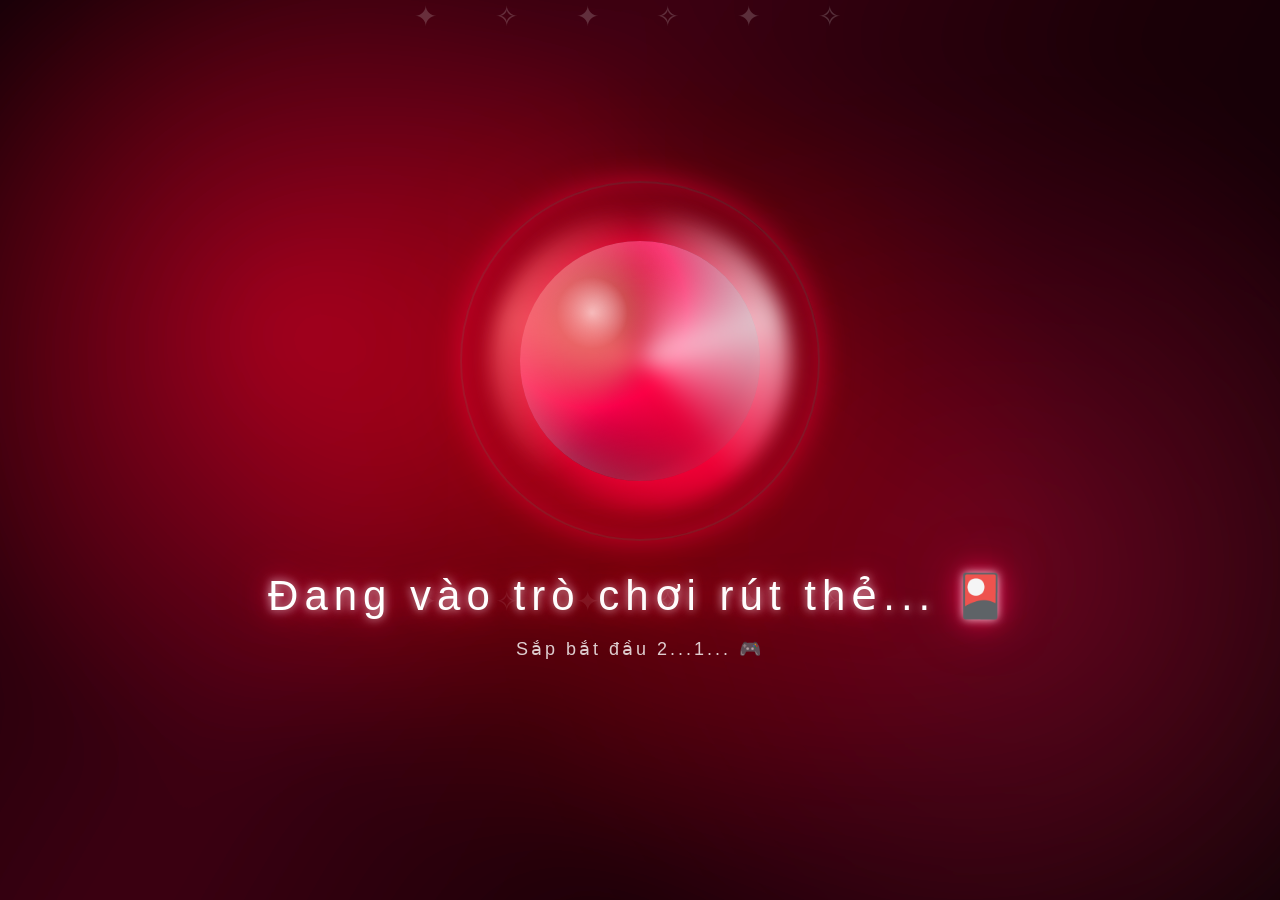
<file: forcard.html>
<!DOCTYPE html>
<html lang="zh-Hant">
<head>
<meta charset="UTF-8">
<meta name="viewport" content="width=device-width, initial-scale=1.0">
<title>LyHoa Life ❤️</title>

<style>
*{
    margin:0;
    padding:0;
    box-sizing:border-box;
}

body{
    overflow:hidden;
    background:#050505;
    width:100vw;
    height:100vh;
    font-family:"Segoe UI",sans-serif;
    display:flex;
    justify-content:center;
    align-items:center;
    color:white;
}

/* ===== 紅色極光 ===== */
.aurora-bg{
    position:fixed;
    inset:-20%;
    z-index:-5;
    background:
        radial-gradient(circle at 30% 40%, rgba(255,0,60,.35), transparent 30%),
        radial-gradient(circle at 70% 60%, rgba(255,50,100,.25), transparent 35%),
        radial-gradient(circle at 50% 50%, rgba(255,0,0,.2), transparent 40%),
        linear-gradient(120deg,
            #050505 0%,
            #120006 20%,
            #2a000f 40%,
            #120006 60%,
            #050505 100%);
    filter: blur(40px) saturate(160%);
    animation: auroraMove 14s ease-in-out infinite alternate;
}

@keyframes auroraMove{
    0%{
        transform:scale(1) rotate(0deg);
    }
    100%{
        transform:scale(1.15) rotate(6deg);
    }
}

/* ===== 中央神殿 ===== */
.temple-container{
    position:relative;
    z-index:5;
    text-align:center;
}

/* ===== 中央紅水晶 ===== */
.energy-core{
    position:relative;
    width:240px;
    height:240px;
    margin:auto;
    border-radius:50%;
    background:
        radial-gradient(circle at 30% 30%,
            rgba(255,255,255,.9),
            rgba(255,120,120,.6) 15%,
            rgba(255,0,80,.95) 40%,
            rgba(120,0,40,.9) 70%,
            transparent 100%);
    box-shadow:
        0 0 40px rgba(255,0,60,.9),
        0 0 80px rgba(255,0,60,.7),
        0 0 160px rgba(255,0,60,.45),
        inset 0 0 50px rgba(255,255,255,.3);

    animation:
        pulseCrystal 3s ease-in-out infinite,
        rotateCore 18s linear infinite;
}

/* ===== 外圈能量 ===== */
.energy-core::before{
    content:"";
    position:absolute;
    inset:-30px;
    border-radius:50%;
    background:
        conic-gradient(
            from 0deg,
            transparent,
            rgba(255,255,255,.9),
            rgba(255,0,60,.9),
            transparent,
            rgba(255,120,120,.8),
            transparent
        );

    animation: spinRing 5s linear infinite;
    filter: blur(10px);
    opacity:.8;
}

/* ===== 第二圈 ===== */
.energy-core::after{
    content:"";
    position:absolute;
    inset:-60px;
    border-radius:50%;
    border:2px solid rgba(255,255,255,.08);
    box-shadow:
        0 0 30px rgba(255,0,60,.5),
        inset 0 0 30px rgba(255,0,60,.4);

    animation:
        spinReverse 12s linear infinite;
}

/* ===== 文字 ===== */
.title{
    margin-top:90px;
    font-size:42px;
    letter-spacing:6px;
    text-shadow:
        0 0 10px rgba(255,255,255,.8),
        0 0 25px rgba(255,0,80,.8),
        0 0 50px rgba(255,0,80,.6);
    animation: glowText 3s ease-in-out infinite;
}

.subtitle{
    margin-top:18px;
    font-size:18px;
    color:rgba(255,255,255,.8);
    letter-spacing:3px;
}

/* ===== 漂浮符文 ===== */
.magic-runes{
    position:fixed;
    inset:0;
    pointer-events:none;
    overflow:hidden;
}

.magic-runes::before,
.magic-runes::after{
    content:"✦ ✧ ✦ ✧ ✦ ✧";
    position:absolute;
    width:100%;
    text-align:center;
    color:rgba(255,255,255,.18);
    font-size:28px;
    letter-spacing:25px;
    animation: runeFloat 16s linear infinite;
}

.magic-runes::after{
    top:65%;
    animation-duration:22s;
    opacity:.5;
}

@keyframes runeFloat{
    0%{
        transform:translateY(100vh) rotate(0deg);
    }
    100%{
        transform:translateY(-120vh) rotate(360deg);
    }
}

/* ===== 動畫 ===== */
@keyframes pulseCrystal{
    0%,100%{
        transform:scale(1);
    }
    50%{
        transform:scale(1.08);
    }
}

@keyframes rotateCore{
    from{
        filter:hue-rotate(0deg);
    }
    to{
        filter:hue-rotate(15deg);
    }
}

@keyframes spinRing{
    from{
        transform:rotate(0deg);
    }
    to{
        transform:rotate(360deg);
    }
}

@keyframes spinReverse{
    from{
        transform:rotate(360deg);
    }
    to{
        transform:rotate(0deg);
    }
}

@keyframes glowText{
    0%,100%{
        opacity:1;
    }
    50%{
        opacity:.7;
    }
}

/* ===== 手機版 ===== */
@media(max-width:768px){

    .energy-core{
        width:180px;
        height:180px;
    }

    .title{
        font-size:30px;
        margin-top:70px;
    }

    .subtitle{
        font-size:15px;
        padding:0 20px;
    }
}
</style>
</head>

<body>

<div class="aurora-bg"></div>
<div class="magic-runes"></div>

<div class="temple-container">
    <div class="energy-core"></div>

    <div class="title">
        Đang vào trò chơi rút thẻ... 🎴
    </div>

    <div class="subtitle">
        Sắp bắt đầu 2...1... 🎮
    </div>
</div>


<script>
setTimeout(()=>{
    window.location.href = "card.html";
},3000);
</script>

</body>
</html>
</file>
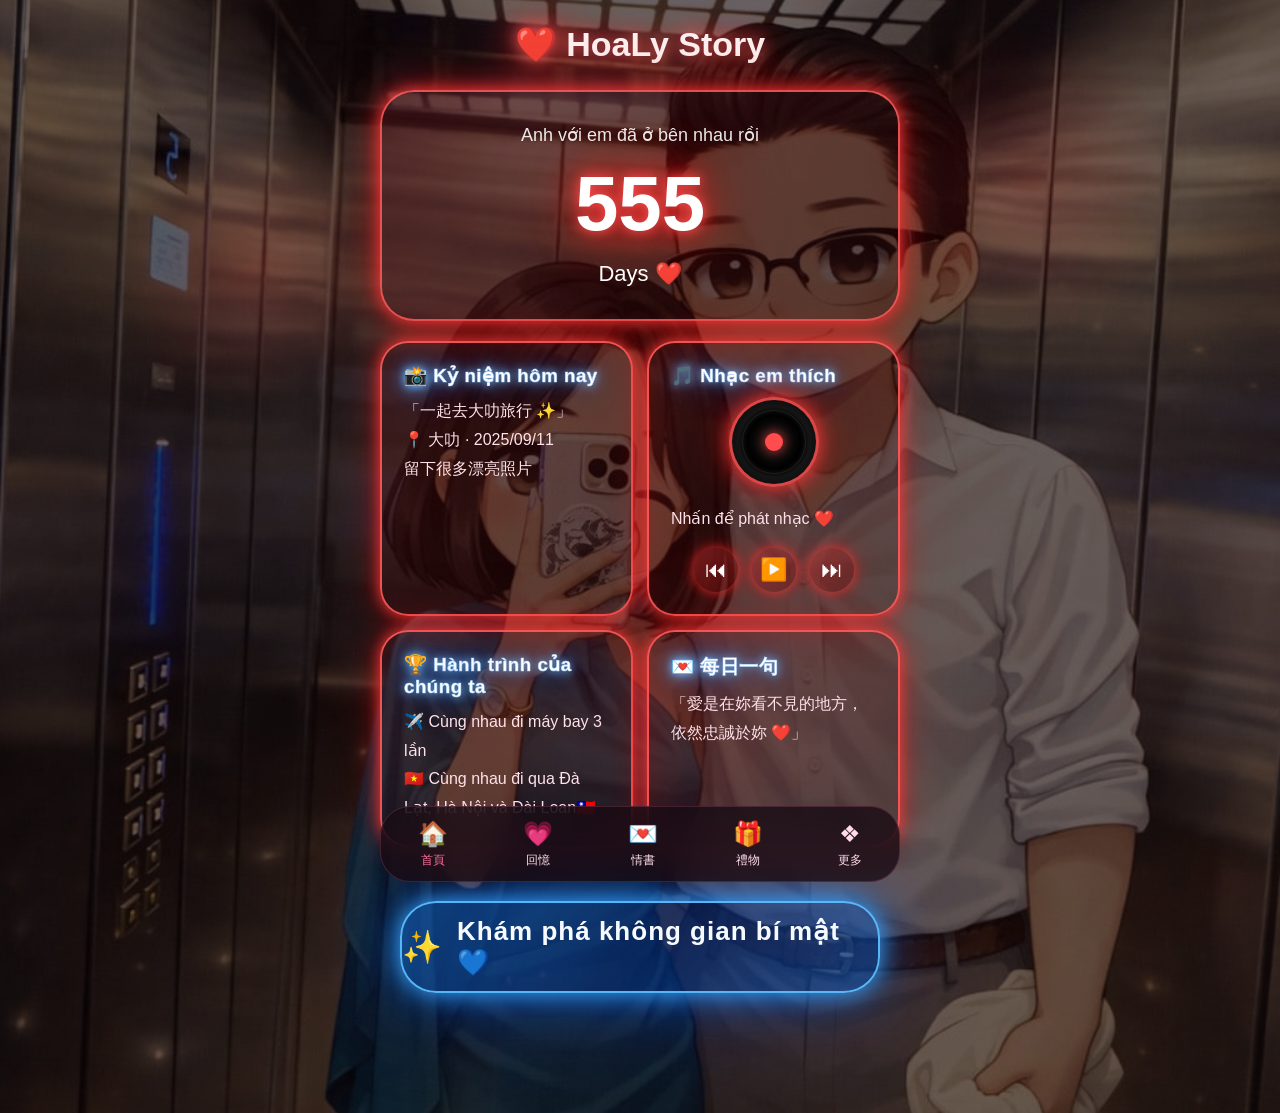
<file: home.html>
<!DOCTYPE html>
<html lang="zh-Hant">
<head>
<meta charset="UTF-8">
<meta name="viewport" content="width=device-width, initial-scale=1.0">
<link rel="apple-touch-icon" href="icon.png">
<title>LyHoa Life ❤️</title>

<style>

*{margin:0;padding:0;box-sizing:border-box;}

body{
font-family:Arial,"Microsoft JhengHei";

background:
linear-gradient(rgba(10,0,4,.62),rgba(10,0,4,.62)),
url('img/bg6.jpg');

background-size:cover;
background-position:center;
background-attachment:fixed;

color:white;
min-height:100vh;
overflow-x:hidden;

padding:24px 18px 120px;

display:flex;
justify-content:center;
}

/* 【核心修正】3D 特效舞台：只包裹主網頁內容，不包裹密碼層，防止隱形 Bug */
.perspective-stage {
width: 100%;
max-width: 520px;
perspective: 1600px;
transform-style: preserve-3d;
display: flex;
flex-direction: column;
align-items: center;
}

/* 主網頁內容的超時空隧道初始狀態 */
.container{
width:100%;

display:flex;
flex-direction:column;
align-items:center;

margin:0 auto;

/* 初始藏在深處，透明模糊，等待被喚醒 */
transform: translateZ(-800px) scale(0.5) rotateY(180deg) rotateZ(-10deg);
opacity: 0;
filter: blur(30px);
transition: transform 1.8s cubic-bezier(0.25, 1, 0.3, 1), 
            opacity 1.5s cubic-bezier(0.25, 1, 0.3, 1), 
            filter 1.4s ease;
}

/* 解鎖成功或已驗證過：主網頁華麗飛入 */
.container.main-show {
transform: translateZ(0) scale(1) rotateY(0deg) rotateZ(0deg) !important;
opacity: 1 !important;
filter: blur(0px) !important;
}

.logo{
font-size:34px;
font-weight:900;
margin-bottom:26px;

color:#fff4f4;

text-shadow:
0 0 18px rgba(255,100,100,1),
0 0 40px rgba(255,30,30,.95),
0 0 80px rgba(180,0,0,.42);
}

.card{
width:100%;

background:
linear-gradient(
135deg,
rgba(130,25,35,.30),
rgba(40,0,0,.26)
);

border:2px solid rgba(255,90,90,.88);

border-radius:34px;

padding:32px;

backdrop-filter:blur(20px);

margin-bottom:20px;

box-shadow:
0 0 16px rgba(255,60,60,.95),
0 0 36px rgba(255,20,20,.52),
0 0 80px rgba(180,0,0,.22);
}

/* 導覽列：確保滾動時固定在最下方 */
.bottom-nav{
position:fixed;
left:50%;
bottom:18px;
transform:translateX(-50%);
width:min(92%,520px);
height:76px;
background:rgba(20,10,18,.76);
border:1px solid rgba(255,120,160,.18);
border-radius:30px;
display:flex;
justify-content:space-around;
align-items:center;
backdrop-filter:blur(20px);
z-index: 99999;

opacity: 0;
transform: translateX(-50%) translateY(50px) scale(0.9);
transition: all 1.4s cubic-bezier(0.25, 1, 0.3, 1) 0.4s;
}

.bottom-nav.nav-show {
opacity: 1 !important;
transform: translateX(-50%) translateY(0) scale(1) !important;
}

.nav-item{
display:flex;
flex-direction:column;
align-items:center;
gap:4px;
color:#ffdce7;
font-size:12px;
text-decoration:none;
}

.nav-item.active{
color:#ff6f9f;
}

.nav-icon{
font-size:24px;
}

.days-title{
text-align:center;
font-size:18px;
opacity:.9;
}

.days{
text-align:center;
font-size:78px;
font-weight:900;
margin:12px 0;
color:#ffffff;
text-shadow:
0 0 12px rgba(255,80,80,1),
0 0 28px rgba(255,40,40,.95),
0 0 60px rgba(255,0,0,.75),
0 0 100px rgba(180,0,0,.45);
}

.sub{
text-align:center;
font-size:22px;
}

.grid{
width:100%;

display:grid;
grid-template-columns:1fr 1fr;
gap:14px;
}

.small-card{
position:relative;

background:
linear-gradient(
135deg,
rgba(120,20,20,.28),
rgba(45,0,0,.22)
);

border:2px solid rgba(255,90,90,.92);

border-radius:28px;

padding:22px;

overflow:hidden;

backdrop-filter:blur(18px);

box-shadow:
0 0 14px rgba(255,60,60,.92),
0 0 32px rgba(255,20,20,.45),
0 0 70px rgba(180,0,0,.18);

transition:.35s ease;
}

.small-card:hover{
transform:
translateY(-4px)
scale(1.01);

box-shadow:
0 0 18px rgba(255,70,70,1),
0 0 40px rgba(255,30,30,.65),
0 0 90px rgba(180,0,0,.28);
}

.small-card h3{
margin-bottom:10px;
color:#ffffff;
font-weight:900;
text-shadow:
0 0 8px rgba(120,190,255,1),
0 0 18px rgba(80,160,255,.95),
0 0 38px rgba(0,120,255,.75);
-webkit-text-stroke: 0.6px rgba(180,220,255,.9);
letter-spacing:0.5px;
}

.small-card p{
line-height:1.8;
color:#ffe2ea;
}

/* romantic glow particles */
body::before{
content:'';
position:fixed;
inset:0;
pointer-events:none;

background:
radial-gradient(circle at 20% 30%, rgba(255,60,60,.16), transparent 140px),
radial-gradient(circle at 80% 20%, rgba(255,0,0,.12), transparent 160px),
radial-gradient(circle at 50% 80%, rgba(255,100,100,.10), transparent 180px);

z-index:0;
}

.music-card{
cursor:pointer;
}

.music-controls{
display:flex;
justify-content:center;
gap:18px;
margin-top:14px;
font-size:24px;

color:#ff8a8a;

text-shadow:
0 0 10px rgba(255,60,60,.95),
0 0 22px rgba(255,20,20,.45);
}

.vinyl-wrap{
display:flex;
justify-content:center;
margin:10px 0 18px;
}

.vinyl{
width:90px;
height:90px;
border-radius:50%;

background:
radial-gradient(circle,#111 20%,#000 45%,#151515 60%,#000 100%);

border:3px solid rgba(255,80,80,.85);

box-shadow:
0 0 18px rgba(255,60,60,.95),
0 0 38px rgba(255,20,20,.45);

position:relative;

animation:spin 4s linear infinite;
animation-play-state:paused;
}

.vinyl.playing{
animation-play-state:running;
}

.vinyl::before{
content:'';
position:absolute;
inset:10px;
border-radius:50%;
border:1px solid rgba(255,255,255,.08);
}

.vinyl-center{
position:absolute;
left:50%;
top:50%;

transform:translate(-50%,-50%);

width:18px;
height:18px;

border-radius:50%;

background:#ff4d4d;

box-shadow:
0 0 12px rgba(255,60,60,.9);
}

@keyframes spin{
from{
transform:rotate(0deg);
}
to{
transform:rotate(360deg);
}
}

.music-controls{
display:flex;
justify-content:center;
gap:14px;
margin-top:14px;
}

.music-controls button{
width:44px;
height:44px;

border:none;
border-radius:50%;

background:
linear-gradient(
135deg,
rgba(255,60,60,.35),
rgba(120,0,0,.28)
);

color:#fff;
font-size:22px;

cursor:pointer;

backdrop-filter:blur(12px);

box-shadow:
0 0 12px rgba(255,50,50,.75),
0 0 26px rgba(255,20,20,.35);

transition:.25s ease;
}

.music-controls button:hover{
transform:scale(1.08);
}

.long-link-btn{
display:flex;
justify-content:center;
align-items:center;
gap:14px;

width:100%;
max-width:480px;

height:92px;

margin:28px auto 0 auto;

border-radius:36px;

text-decoration:none;

background:
linear-gradient(
135deg,
rgba(20,110,220,.55),
rgba(0,60,180,.38),
rgba(0,110,255,.42)
);

border:2px solid rgba(90,190,255,.95);

color:#f7fbff;

font-size:26px;
font-weight:900;
letter-spacing:1px;

backdrop-filter:blur(24px);

box-shadow:
0 0 22px rgba(60,170,255,.95),
0 0 52px rgba(0,110,255,.55),
0 0 110px rgba(0,60,220,.35);

transition:.35s ease;
}

.long-link-btn:hover{
transform:translateY(-4px);
}

.long-link-btn .spark{
font-size:32px;
}

.button-wrap{
width:100%;

display:flex;
justify-content:center;
align-items:center;

margin-top:26px;
}


/* ===== 520 密碼倒數頁 (獨立分層樣式) ===== */

#love520Gate{display:none !important;
position:fixed;
inset:0;

display:flex;
justify-content:center;
align-items:center;

padding:24px;

background:
linear-gradient(rgba(10,0,4,.72),rgba(10,0,4,.82)),
url('img/bg4.png');

background-size:cover;
background-position:center;
background-attachment:fixed;

z-index:999999;
backdrop-filter:blur(15px);
/* 確保密碼頁一開始 100% 看得見 */
opacity: 1;
transition: opacity 1.6s cubic-bezier(0.25, 1, 0.3, 1), 
            backdrop-filter 1.6s cubic-bezier(0.25, 1, 0.3, 1);
}

/* 遮罩大背景融化消散 */
#love520Gate.gate-fade-out {
opacity: 0 !important;
backdrop-filter: blur(0px) !important;
pointer-events: none;
}

.gate-box{
width:min(100%,520px);

background:
linear-gradient(
135deg,
rgba(130,25,35,.30),
rgba(40,0,0,.26)
);

backdrop-filter:blur(20px);

border:2px solid rgba(255,220,120,.92);

border-radius:38px;

padding:38px 28px;

text-align:center;

box-shadow:
0 0 24px rgba(255,220,120,.78),
0 0 60px rgba(255,190,80,.35),
0 0 120px rgba(255,170,40,.18);

/* 3D 特效基礎 */
perspective: 1000px;
transform-style: preserve-3d;
opacity: 1;
transition: transform 1.3s cubic-bezier(0.25, 1, 0.3, 1), 
            opacity 1.2s cubic-bezier(0.25, 1, 0.3, 1),
            filter 1.2s ease;
}

/* 卡片瞬間產生劇烈震動，隨後向後翻轉湮滅 */
.gate-box.box-disassemble {
  animation: gatePowerShake 0.4s ease-in-out infinite;
  transform: translateZ(-600px) rotateY(-45deg) scale(0.3) !important;
  opacity: 0 !important;
  filter: blur(15px) !important;
}

@keyframes gatePowerShake {
  0%, 100% { transform: translate(0, 0) rotate(0deg); }
  20% { transform: translate(-3px, 2px) rotate(-1deg); }
  40% { transform: translate(3px, -1px) rotate(1deg); }
  60% { transform: translate(-2px, -2px) rotate(-0.5deg); }
  80% { transform: translate(2px, 1px) rotate(0.5deg); }
}

.gate-title{
font-size:42px;
font-weight:900;
margin-bottom:16px;
color:#fff0f5;
text-shadow: 0 0 18px rgba(255,80,120,.92);
transition: transform 1.2s cubic-bezier(0.25, 1, 0.3, 1), opacity 0.8s ease;
}

.gate-sub{
font-size:18px;
line-height:1.9;
color:#ffe7ee;
margin-bottom:30px;
transition: transform 1.2s cubic-bezier(0.25, 1, 0.3, 1), opacity 0.8s ease;
}

/* 密碼卡片內元素星雲發散 */
.explode-up {
transform: translateY(-150px) translateZ(300px) rotateX(-45deg) scale(0.1) !important;
opacity: 0 !important;
filter: blur(8px) !important;
}

.explode-down {
transform: translateY(150px) translateZ(300px) rotateX(45deg) scale(0.1) !important;
opacity: 0 !important;
filter: blur(8px) !important;
}

.countdown{
display:grid;
grid-template-columns:repeat(4,1fr);
gap:12px;
margin-bottom:30px;
perspective: 800px;
}

.time-box{
background:transparent !important;
border:2px solid transparent;
background-image:
linear-gradient(rgba(0,0,0,0),rgba(0,0,0,0)),
linear-gradient(
135deg,
#ffb7c9,
#ffe3ea,
#ffd2df,
#ffb7c9
);
background-origin:border-box;
background-clip:padding-box,border-box;
background-size:300% 300%;
animation:rainbowBorder 6s linear infinite;
border-radius:22px;
padding:16px 10px;
transition: transform 1.4s cubic-bezier(0.25, 1, 0.3, 1), 
            opacity 1s ease, 
            box-shadow 1s ease,
            filter 1.2s ease;
}

/* 時空碎裂特效 */
.time-box:nth-child(1).scatter { transform: translate3d(-250px, -180px, 400px) rotateX(120deg) rotateY(-90deg) scale(0) !important; opacity: 0 !important; filter: blur(10px); box-shadow: 0 0 60px #ff2455;}
.time-box:nth-child(2).scatter { transform: translate3d(-80px, -250px, 500px) rotateX(-120deg) rotateY(60deg) scale(0) !important; opacity: 0 !important; filter: blur(10px); box-shadow: 0 0 60px #ff6f9f;}
.time-box:nth-child(3).scatter { transform: translate3d(80px, -250px, 500px) rotateX(-120deg) rotateY(-60deg) scale(0) !important; opacity: 0 !important; filter: blur(10px); box-shadow: 0 0 60px #ff6f9f;}
.time-box:nth-child(4).scatter { transform: translate3d(250px, -180px, 400px) rotateX(120deg) rotateY(90deg) scale(0) !important; opacity: 0 !important; filter: blur(10px); box-shadow: 0 0 60px #ff2455;}

.time-number{
font-size:34px;
font-weight:900;
color:#fff8fb;
}

.time-label{
margin-top:6px;
font-size:12px;
letter-spacing:1px;
color:#ffe7ee;
}

.gate-password-input{
width:100%;
height:58px;
border:none;
border-radius:999px;
padding:0 20px;
background:rgba(255,255,255,.12);
color:white;
font-size:18px;
text-align:center;
outline:none;
transition: transform 1.2s cubic-bezier(0.25, 1, 0.3, 1), opacity 0.8s ease;
}

.gate-password-input::placeholder{
color:rgba(255,255,255,.55);
}


.enter-btn{
width:100%;
height:60px;
margin-top:18px;
border:2px solid rgba(255,220,220,.95);
border-radius:999px;
background:linear-gradient(180deg,#ff5c66 0%, #ce102d 55%, #8f0718 100%);
color:white;
font-size:24px;
font-weight:900;
letter-spacing:2px;
cursor:pointer;
box-shadow:
0 0 12px rgba(255,85,100,.55),
0 8px 20px rgba(75,0,15,.24);
text-shadow:
0 0 6px rgba(255,255,255,.75),
0 0 14px rgba(255,90,120,.65);
transition:all .25s ease;
}

.enter-btn:hover{
transform:translateY(-2px) scale(1.03);
filter:brightness(1.08);
}


.gate-password-error{
display:none;
margin-top:12px;
font-size:14px;
color:#ffb8ca;
}

/* 全屏魔幻光芒粒子層 */
.magic-particle {
  position: fixed;
  pointer-events: none;
  width: 6px;
  height: 6px;
  background: #ff6f9f;
  border-radius: 50%;
  z-index: 1000000;
  mix-blend-mode: screen;
  box-shadow: 0 0 12px #ff2455, 0 0 24px #ff7ea9;
}

@keyframes rainbowBorder{
0%{ background-position:0% 50%; }
100%{ background-position:100% 50%; }
}

/* ===== 修正 iPhone 底部灰色區塊 ===== */

html,
body{
background:
linear-gradient(rgba(10,0,4,.62),rgba(10,0,4,.62)),
url('img/bg6.jpg') !important;

background-size:cover !important;
background-position:center center !important;
background-repeat:no-repeat !important;

min-height:100%;
}

/* iPhone fixed background bug 修正 */
@media (max-width:768px){

body{
background-attachment:scroll !important;
}

}

/* 防止底部露出灰底 */
body::after{
content:'';
position:fixed;
left:0;
right:0;
bottom:0;
height:140px;

background:
linear-gradient(rgba(10,0,4,.62),rgba(10,0,4,.62)),
url('img/bg6.jpg');

background-size:cover;
background-position:center bottom;

z-index:-2;
pointer-events:none;
}

</style>
</head>

<body>

<div id="love520Gate">
  <div class="gate-box" id="gateBox">
    <div class="gate-title" id="gateTitle">Cẩm Ly ❤️</div>
    <div class="gate-sub" id="gateSub">這次的 520 很特別<br>一起倒數進入我們的回憶吧</div>
    <div class="countdown">
      <div class="time-box"><div class="time-number" id="gateDays">00</div><div class="time-label">DAYS</div></div>
      <div class="time-box"><div class="time-number" id="gateHours">00</div><div class="time-label">HOURS</div></div>
      <div class="time-box"><div class="time-number" id="gateMinutes">00</div><div class="time-label">MIN</div></div>
      <div class="time-box"><div class="time-number" id="gateSeconds">00</div><div class="time-label">SEC</div></div>
    </div>
    <input id="gatePasswordInput" class="gate-password-input" type="password" placeholder="請輸入密碼">
    <div id="gatePasswordError" class="gate-password-error">密碼錯誤 ❤️</div>
    <button class="enter-btn" id="enterBtn" onclick="checkGatePassword()"> 🇻🇳進入🇻🇳 </button>
  </div>
</div>

<div class="perspective-stage">

  <div class="container" id="mainContainer">
    <div class="logo">❤️ HoaLy Story</div>
    <div class="card">
      <div class="days-title">Anh với em đã ở bên nhau rồi</div>
      <div class="days" id="loveDays">0</div>
      <div class="sub">Days ❤️</div>
    </div>

    <div class="grid">
      <div class="small-card">
        <h3>📸 Kỷ niệm hôm nay</h3>
        <p id="randomMemory"></p>
      </div>
      <div class="small-card music-card">
        <h3>🎵 Nhạc em thích</h3>
        <div class="vinyl-wrap"><div class="vinyl" id="vinylRecord"><div class="vinyl-center"></div></div></div>
        <p id="musicTitle">Nhấn để phát nhạc ❤️</p>
        <div class="music-controls">
          <button onclick="prevSong(event)">⏮</button>
          <button onclick="toggleMusic(event)" id="musicStatus">▶️</button>
          <button onclick="nextSong(event)">⏭</button>
        </div>
        <audio id="bgMusic"></audio>
      </div>
      <div class="small-card">
        <h3>🏆 Hành trình của chúng ta</h3>
        <p>✈️ Cùng nhau đi máy bay 3 lần<br>🇻🇳 Cùng nhau đi qua Đà Lạt, Hà Nội và Đài Loan🇹🇼<br></p>
      </div>
      <div class="small-card">
        <h3>💌 每日一句</h3>
        <p id="loveQuote"></p>
      </div>
    </div>

    <div class="button-wrap">
      <a class="long-link-btn" href="520.html"><span class="spark">✨</span> Khám phá không gian bí mật 💙</a>
    </div>
  </div>

</div>


<div class="bottom-nav" id="bottomNav">
  <a class="nav-item active" href="temple.html"><div class="nav-icon">🏠</div><div>首頁</div></a>
  <a class="nav-item " href="timeline.html"><div class="nav-icon">💗</div><div>回憶</div></a>
  <a class="nav-item " href="letter.html"><div class="nav-icon">💌</div><div>情書</div></a>
  <a class="nav-item " href="gifts.html"><div class="nav-icon">🎁</div><div>禮物</div></a>
  <a class="nav-item " href="more.html"><div class="nav-icon">❖</div><div>更多</div></a>
</div>


<script>
const loveStartDate = new Date("2025-05-29T00:00:00");

function updateLoveDays(){
const now = new Date();
const diffTime = now.getTime() - loveStartDate.getTime();
const diffDays = Math.floor(diffTime / (1000 * 60 * 60 * 24))+1;
document.getElementById("loveDays").innerText = diffDays;
}

updateLoveDays();
setInterval(updateLoveDays,60000);


const memories = [
`「第一次一起吃火鍋 ❤️」<br>📍 台北 · 2025/05/20<br>一起拍了好多照片`,

`「第一次見面 💕」<br>📍 越南 · 2025/03/02<br>那天真的很緊張`,

`「一起去大叻旅行 ✨」<br>📍 大叻 · 2025/09/11<br>留下很多漂亮照片`,

`「妳第一次來臺灣 🇹🇼」<br>📍 台北 · 2025/06/12<br>坐飛機、帶妳去臺灣很多地方`,

`「交往 ❤️」<br>📍 越南 · 2025/05/29<br>很開心也很感動`,

`「一起過生日 🎂」<br>📍 河內 · 2025/11/22<br>幫妳準備很多驚喜`
];

const randomMemory =
memories[Math.floor(Math.random() * memories.length)];

document.getElementById("randomMemory").innerHTML = randomMemory;

const loveQuotes = [
"「愛是在妳看不見的地方，依然忠誠於妳 ❤️」",
"「幸福是兩雙眼睛看同一個未來 💕」",
"「距離遠不遠，我都會想辦法去見妳 ✈️」",
"「妳是我最珍惜的禮物 🎁」",
"「每一天醒來第一個想到的人都是妳 ❤️」",
"「謝謝妳出現在我的生命裡 ✨」",
"「就算世界改變，我還是會一直愛妳 💖」",
"「如果心已經愛了，那眼前的人，就是最好的人。<br>如果內心不安定，那麼永遠都會覺得有更好的人出現。」",
"「妳是我親手摘下的玫瑰，<br>即使帶著刺，我依然會緊緊抱著妳……」",
"「有妳的地方，才像家 🏠」"
];

const randomQuote = loveQuotes[Math.floor(Math.random() * loveQuotes.length)];
document.getElementById("loveQuote").innerHTML = randomQuote;

const playlist = [
{ title:"Run Wild ❤️", src:"music/run.mp3" },
{ title:"Ngôi Nhà Hạnh Phúc 💕", src:"music/nnhp.mp3" },
{ title:"青衣 ❤️", src:"music/CR3.mp3" }
];

let currentSong = 0;
const music = document.getElementById("bgMusic");
const musicTitle = document.getElementById("musicTitle");
const musicStatus = document.getElementById("musicStatus");
const vinyl = document.getElementById("vinylRecord");

function loadSong(index){
music.src = playlist[index].src;
musicTitle.innerHTML = "正在播放：<br>" + playlist[index].title;
}

function toggleMusic(event){
event.stopPropagation();
if(!music.src){ loadSong(currentSong); }
if(music.paused){
music.play();
musicStatus.innerHTML = "⏸";
vinyl.classList.add("playing");
}else{
music.pause();
musicStatus.innerHTML = "▶️";
vinyl.classList.remove("playing");
}
}

function nextSong(event){
event.stopPropagation();
currentSong++;
if(currentSong >= playlist.length){ currentSong = 0; }
loadSong(currentSong);
music.play();
musicStatus.innerHTML = "⏸";
vinyl.classList.add("playing");
}

function prevSong(event){
event.stopPropagation();
currentSong--;
if(currentSong < 0){ currentSong = playlist.length - 1; }
loadSong(currentSong);
music.play();
musicStatus.innerHTML = "⏸";
vinyl.classList.add("playing");
}

music.addEventListener("ended",()=>{
currentSong++;
if(currentSong >= playlist.length){ currentSong = 0; }
loadSong(currentSong);
music.play();
});
</script>




<script>
window.addEventListener("load",()=>{
document.getElementById("mainContainer").classList.add("main-show");
document.getElementById("bottomNav").classList.add("nav-show");
});

</script>


</body>
</html>
</file>
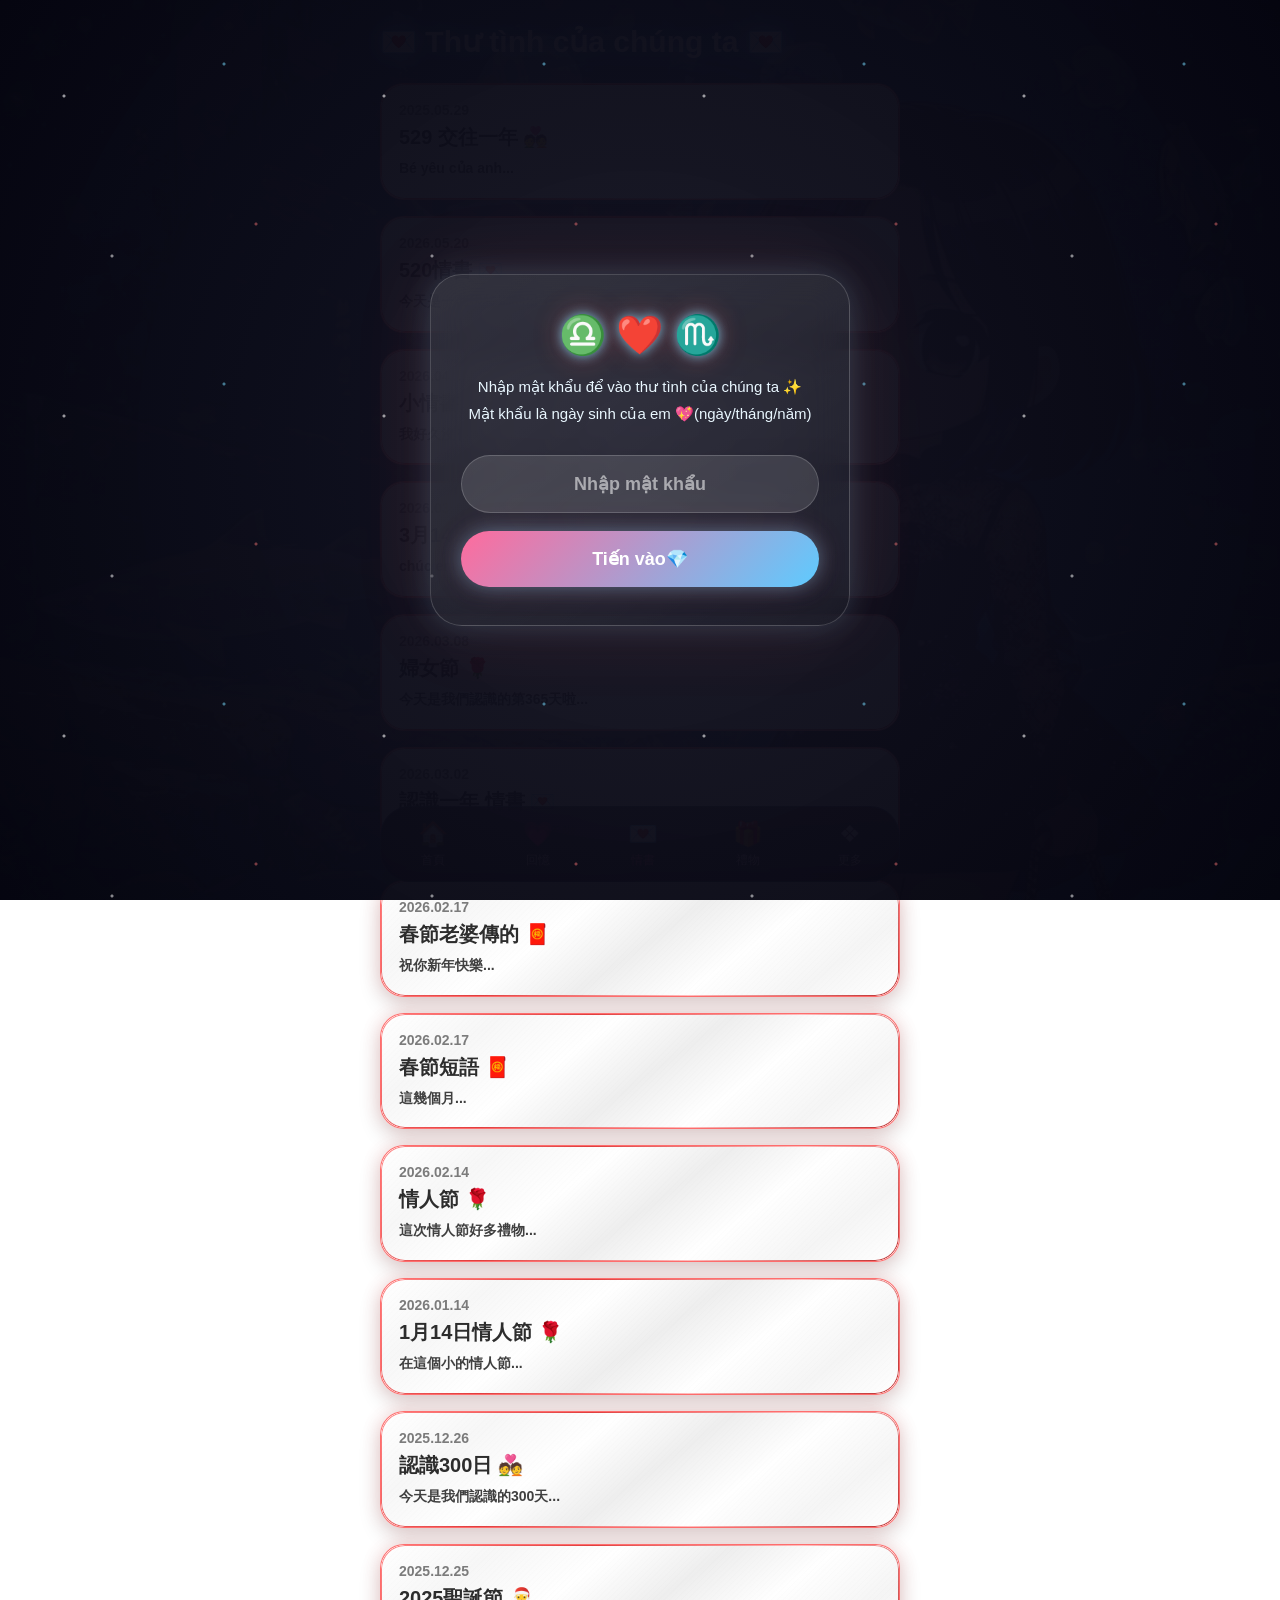
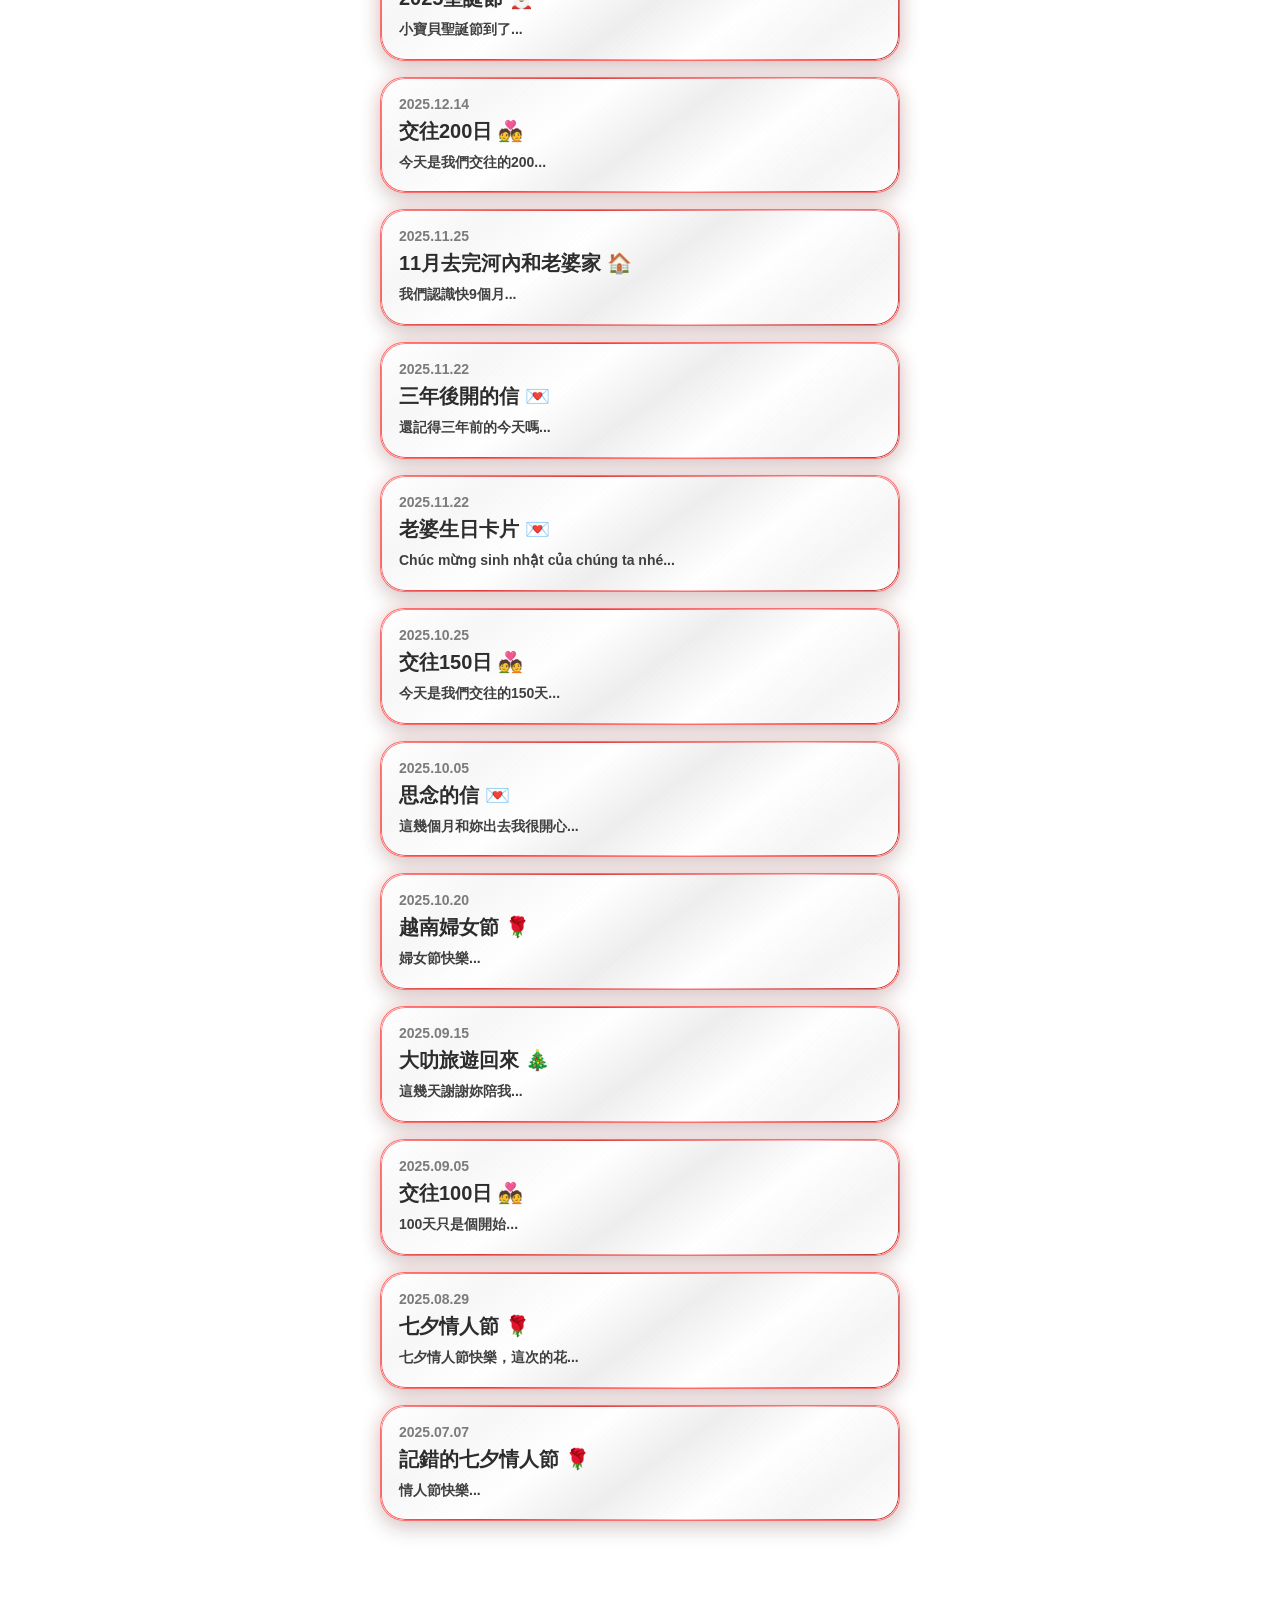
<file: letter.html>
<!DOCTYPE html>
<html lang="zh-Hant">
<head>
<meta charset="UTF-8">
<meta name="viewport" content="width=device-width, initial-scale=1.0">
<link rel="apple-touch-icon" href="icon.png">
<title>LyHoa Life ❤️</title>

<style>
*{margin:0;padding:0;box-sizing:border-box;}

body{
font-family:Arial,"Microsoft JhengHei";

background:
linear-gradient(rgba(0,10,24,.58),rgba(0,10,24,.58)),
url('img/bg5.jpg');

background-size:cover;
background-position:center;
background-attachment:fixed;

color:white;
min-height:100vh;
overflow-x:hidden;
padding:24px 18px 120px;
}

.container{
max-width:520px;
margin:auto;
}

.logo{
font-size:30px;
font-weight:900;
margin-bottom:24px;
text-shadow:0 0 18px rgba(80,180,255,.95);
}


.letter-item{
position:relative;

background:
linear-gradient(
145deg,
#ffffff 0%,
#f7f7f7 18%,
#ffffff 36%,
#eeeeee 52%,
#ffffff 68%,
#f5f5f5 84%,
#ffffff 100%
);

border:1px solid rgba(255,90,90,.88);

border-radius:24px;
padding:18px;
margin-bottom:16px;
cursor:pointer;

transition:.25s;

box-shadow:
0 8px 22px rgba(0,0,0,.16),
0 0 18px rgba(255,70,70,.18),
inset 0 1px 0 rgba(255,255,255,.95),
inset 0 -1px 0 rgba(190,190,190,.08);

overflow:hidden;
}


.letter-item{
position:relative;
}

.letter-item::after{
content:"";
position:absolute;
inset:0;

border-radius:24px;
padding:1px;

background:
linear-gradient(
135deg,
rgba(255,120,120,.95),
rgba(220,40,40,.95),
rgba(255,180,180,.92),
rgba(180,20,20,.95)
);

-webkit-mask:
linear-gradient(#fff 0 0) content-box,
linear-gradient(#fff 0 0);

-webkit-mask-composite:xor;
mask-composite:exclude;

pointer-events:none;

opacity:.95;
}

.letter-item::before{
content:"";
position:absolute;
inset:0;

border-radius:24px;

background:
repeating-linear-gradient(
135deg,
rgba(255,255,255,.012) 0px,
rgba(255,255,255,.012) 2px,
rgba(0,0,0,.016) 3px,
rgba(255,255,255,.01) 4px
);

pointer-events:none;
opacity:.55;
}


.letter-item:hover{
transform:translateY(-3px);

box-shadow:
0 10px 26px rgba(0,0,0,.22),
0 0 18px rgba(255,70,70,.18);
}



.letter-date{
font-size:14px;
color:#7b7b7b;
margin-bottom:6px;
font-weight:bold;
}




.letter-title{
font-size:20px;
font-weight:900;
margin-bottom:6px;

color:#2c2c2c;

text-shadow:
0 0 6px rgba(255,255,255,.55);
}





.letter-preview{
color:#3f3f3f;
line-height:1.7;
font-size:14px;
font-weight:600;
}



/* ===== Modal ===== */

.modal{
position:fixed;
inset:0;
background:rgba(0,0,0,.72);
display:none;
justify-content:center;
align-items:center;
padding:24px;
z-index:999999;
backdrop-filter:blur(8px);
}

.modal-box{
width:min(100%,520px);
max-height:82vh;

overflow-y:auto;

background:rgba(25,10,18,.96);
border:1px solid rgba(90,180,255,.24);
border-radius:30px;
padding:30px;
box-shadow:
0 0 40px rgba(0,140,255,.35);
animation:popup .25s ease;
}

@keyframes popup{
from{
transform:scale(.9);
opacity:0;
}
to{
transform:scale(1);
opacity:1;
}
}

.modal-title{
font-size:30px;
font-weight:900;
margin-bottom:10px;
color:#7fd8ff;
}

.modal-date{
font-size:14px;
margin-bottom:24px;
color:#d8f2ff;
}

.modal-content{
line-height:2.2;
font-size:17px;
color:#eef9ff;

white-space:pre-wrap;
word-break:break-word;

overflow-y:auto;
}

.close-btn{
margin-top:28px;
width:100%;
padding:16px;
border:none;
border-radius:999px;
background:linear-gradient(135deg,#6fd3ff,#2d7dff);
color:white;
font-size:18px;
font-weight:bold;
cursor:pointer;
}

/* ===== Nav ===== */

.bottom-nav{
position:fixed;
left:50%;
bottom:18px;
transform:translateX(-50%);
width:min(92%,520px);
height:76px;
background:rgba(20,10,18,.76);
border:1px solid rgba(90,180,255,.28);
border-radius:30px;
display:flex;
justify-content:space-around;
align-items:center;
backdrop-filter:blur(20px);
z-index:99999;
}

.nav-item{
display:flex;
flex-direction:column;
align-items:center;
gap:4px;
color:#ffdce7;
font-size:12px;
text-decoration:none;
}

.nav-item.active{
color:#ff6f9f;
}

.nav-icon{
font-size:24px;
}


/* blue neon glow */
.logo{
color:#eef8ff;
text-shadow:
0 0 18px rgba(120,210,255,1),
0 0 40px rgba(60,160,255,.92),
0 0 80px rgba(0,120,255,.42);
}


.letter-item{
position:relative;

background:
linear-gradient(
145deg,
#ffffff 0%,
#f7f7f7 18%,
#ffffff 36%,
#eeeeee 52%,
#ffffff 68%,
#f5f5f5 84%,
#ffffff 100%
);

border:1px solid rgba(255,90,90,.88);

border-radius:24px;
padding:18px;
margin-bottom:16px;
cursor:pointer;

transition:.25s;

box-shadow:
0 8px 22px rgba(0,0,0,.16),
0 0 18px rgba(255,70,70,.18),
inset 0 1px 0 rgba(255,255,255,.95),
inset 0 -1px 0 rgba(190,190,190,.08);

overflow:hidden;
}


.letter-item{
position:relative;
}

.letter-item::after{
content:"";
position:absolute;
inset:0;

border-radius:24px;
padding:1px;

background:
linear-gradient(
135deg,
rgba(255,120,120,.95),
rgba(220,40,40,.95),
rgba(255,180,180,.92),
rgba(180,20,20,.95)
);

-webkit-mask:
linear-gradient(#fff 0 0) content-box,
linear-gradient(#fff 0 0);

-webkit-mask-composite:xor;
mask-composite:exclude;

pointer-events:none;

opacity:.95;
}

.letter-item::before{
content:"";
position:absolute;
inset:0;

border-radius:24px;

background:
repeating-linear-gradient(
135deg,
rgba(255,255,255,.012) 0px,
rgba(255,255,255,.012) 2px,
rgba(0,0,0,.016) 3px,
rgba(255,255,255,.01) 4px
);

pointer-events:none;
opacity:.55;
}


.letter-item:hover{
transform:translateY(-3px);

box-shadow:
0 10px 26px rgba(0,0,0,.22),
0 0 18px rgba(255,70,70,.18);
}


.modal-box{
box-shadow:
0 0 24px rgba(120,210,255,.35),
0 0 60px rgba(0,120,255,.22);
}

.close-btn{
box-shadow:
0 0 16px rgba(80,180,255,.45),
0 0 36px rgba(40,120,255,.25);
}


.modal-box::-webkit-scrollbar{
width:8px;
}

.modal-box::-webkit-scrollbar-thumb{
background:rgba(90,180,255,.55);
border-radius:999px;
}

.modal-box::-webkit-scrollbar-track{
background:transparent;
}


/* ===== 密碼頁 ===== */

#passwordScreen{
position:fixed;
inset:0;
z-index:999999999;

display:flex;
justify-content:center;
align-items:center;
flex-direction:column;

background:
radial-gradient(circle at center,
rgba(20,20,35,.96),
rgba(5,5,15,.99));

overflow:hidden;
}

.pass-stars{
position:absolute;
inset:0;

background:
radial-gradient(circle at 20% 30%,rgba(255,255,255,.9) 0 1px,transparent 2px),
radial-gradient(circle at 70% 20%,rgba(120,220,255,.8) 0 1px,transparent 2px),
radial-gradient(circle at 80% 70%,rgba(255,120,120,.7) 0 1px,transparent 2px),
radial-gradient(circle at 35% 80%,rgba(255,255,255,.8) 0 1px,transparent 2px);

background-size:320px 320px;

animation:starMove 14s linear infinite;
opacity:.65;
}

.pass-box{
position:relative;
z-index:2;

width:min(92%,420px);

padding:38px 30px;

border-radius:32px;

background:
linear-gradient(
145deg,
rgba(255,255,255,.12),
rgba(255,255,255,.04)
);

backdrop-filter:blur(18px);

border:1px solid rgba(255,255,255,.18);

box-shadow:
0 0 30px rgba(120,220,255,.18),
0 0 80px rgba(255,80,80,.12);

text-align:center;
}

.pass-title{
font-size:38px;
font-weight:900;

margin-bottom:16px;

color:#fff;

text-shadow:
0 0 12px rgba(120,220,255,.8),
0 0 28px rgba(255,80,80,.35);
}

.pass-sub{
font-size:15px;
line-height:1.8;

color:#e9f7ff;

margin-bottom:28px;
}

.pass-input{
width:100%;
height:58px;

border:none;
outline:none;

border-radius:999px;

padding:0 22px;

font-size:18px;
font-weight:bold;

background:rgba(255,255,255,.12);

color:white;

border:1px solid rgba(255,255,255,.18);

text-align:center;

margin-bottom:18px;
}

.pass-input::placeholder{
color:rgba(255,255,255,.55);
}

.pass-btn{
width:100%;
height:56px;

border:none;
border-radius:999px;

font-size:18px;
font-weight:900;

cursor:pointer;

color:white;

background:
linear-gradient(
135deg,
#ff6b9d,
#5ecbff
);

box-shadow:
0 0 18px rgba(120,220,255,.35),
0 0 30px rgba(255,80,120,.18);
}

.pass-error{
margin-top:16px;
font-size:14px;
font-weight:bold;
color:#ff9d9d;
display:none;
}

@keyframes starMove{
from{
transform:translateY(0px);
}
to{
transform:translateY(-320px);
}
}

</style>
</head>

<body>

<div id="passwordScreen">
  <div class="pass-stars"></div>

  <div class="pass-box">
    <div class="pass-title">♎ ❤️ ♏</div>

    <div class="pass-sub">
      Nhập mật khẩu để vào thư tình của chúng ta ✨<br>
      Mật khẩu là ngày sinh của em 💖(ngày/tháng/năm)
    </div>

    <input
      type="password"
      class="pass-input"
      id="sitePassword"
      placeholder="Nhập mật khẩu"
    >

    <button class="pass-btn" onclick="checkPassword()">
      Tiến vào💎
    </button>

    <div class="pass-error" id="passError">
      密碼錯誤
    </div>
  </div>
</div>


<div class="container">

<div class="logo">💌 Thư tình của chúng ta 💌</div>

<div class="letter-item" onclick="openLetter(
'529 一年情書 ❤️',
'2026.05.29',
`Bé yêu của anh, hôm nay là một ngày rất đặc biệt. Đây là ngày kỷ niệm tròn một năm chúng ta yêu nhau, cũng là ngày mừng Ngày của Mẹ cho mẹ. Từ khi chúng ta quen nhau, mỗi lời em nói anh đều lắng nghe rất nghiêm túc và luôn ghi nhớ trong lòng.Anh xin lỗi vì không thể cùng em đón ngày 29/5, nên chỉ có thể mừng sớm vào hôm nay. Nhưng như vậy cũng mang một cảm giác rất đặc biệt, vì hôm nay có hai người phụ nữ quan trọng nhất đối với anh cùng ở bên anh để ăn mừng. Anh thật sự rất vui.<br>Lần trước anh hỏi về nhà hàng này cũng là vì muốn đặt hoa tặng em. Hôm nay mẹ có hoa, thì em cũng phải có hoa và quà mới được. Được ăn tối ở nhà hàng có cảnh đêm đẹp như thế này cùng hai người phụ nữ xinh đẹp, là niềm vinh hạnh của anh. Chỉ cần nhìn thấy hai người vui, anh cũng thấy hạnh phúc rồi.<br>Cảm ơn em đã chuẩn bị chuyến đi lần này rất chu đáo. Anh hy vọng mẹ sẽ thật vui. Lần đầu tiên mẹ xuất ngoại, lại đến nơi quan trọng nhất với anh.<br>Tháng sau anh sẽ sang Việt Nam làm việc rồi. Anh vừa mong đợi vừa hồi hộp. Anh sẽ cố gắng kiếm thêm nhiều tiền hơn, để sau này chúng ta có thể mua những thứ mình thích. Anh muốn cùng em có một ngôi nhà của riêng chúng ta, cùng chăm chút từng góc nhỏ trong nhà. Mỗi ngày đi làm về có thể thư giãn, buổi tối ngồi cạnh nhau, uống nước, ăn vặt, trò chuyện, ngắm cảnh và chia sẻ mọi điều trong cuộc sống, trở thành người quan trọng nhất của nhau.<br>Chúng ta hãy cùng cố gắng vì mục tiêu chung, sống một cuộc sống tốt đẹp hơn. Anh luôn rất yêu em, làm chuyện gì cũng nghĩ cho em rất nhiều. Từ sau tháng 11 năm ngoái, anh đã suy nghĩ rất nhiều về lựa chọn tốt nhất, dù là tương lai của chúng ta hay công việc và gia đình, anh đều suy nghĩ kỹ rồi, và anh cũng đã quyết định xong.Chúng ta sẽ ngày càng tốt hơn, biết trân trọng nhau hơn và cùng nhau tiến bộ. Cảm ơn vợ yêu đã luôn bên cạnh anh và đã chuẩn bị mọi thứ lần này bằng cả tấm lòng. Anh đều cảm nhận được và nhìn thấy hết.Em có chuyện gì cũng có thể nói với anh, anh sẽ lắng nghe, tôn trọng quyết định của em, và cũng sẽ cho em vài lời khuyên khi cần.Chúc mừng kỷ niệm một năm yêu nhau của chúng ta. Chúng ta hãy thật trân trọng nhau, luôn động viên và thấu hiểu nhau, vào lúc đối phương cần nhất, hãy dành cho nhau cái ôm ấm áp nhất.
Xing-Hua yêu Cẩm Ly.
Khoảng cách xa hay gần, người đàn ông thật lòng sẽ luôn tìm cách giải quyết.`
)">

<div class="letter-date">2025.05.29</div>
<div class="letter-title">529 交往一年 💑</div>
<div class="letter-preview">Bé yêu của anh...</div>

</div>

<div class="letter-item" onclick="openLetter(
'520 🎂',
'2026.05.20',
`老婆 老婆 老婆☺️
今天是一個很特別的日子，是520也是我離職的日子
這代表著，我準備要去越南和老婆一起生活啦!我真的很開心、期待，還記得我們剛認識的時候，妳就叫我去越南生活，其實那時候，我想了很久很久，我很認真地思考過，如果我真的去了越南，我們的生活會變成什麼樣子，我們的未來又會如何
最後，我還是做出了決定，因為我想和妳擁有一個美好的未來，未來不管遇到什麼問題，我都想和妳一起面對、一起解決，我相信，只要寶寶也願意堅定選擇我，那就沒有什麼事情能難倒我們，我也會一直陪在妳身邊，和妳一起面對所有困難，我們會是彼此最堅強的後盾，也是彼此生命裡最重要的人，以前我曾經和妳說過，就算沒有認識妳，我可能有一天也會去越南那時候的我，的確有想過去那邊創業，但我也知道，那並不是一件容易的事情，在認識妳之前，我原本以為，也許要再過五年、十年，我才真的會去越南吧！可是老婆的出現，改變了我，為了妳，我想趕快到妳身邊，想離妳更近一點，我想和妳一起去很多地方，體驗很多我們從來沒有體驗過的事情，因為只要是和妳在一起，不管去哪裡，都是最開心的，就像我們一起旅行的時候，有些地方可能我以前也曾經和朋友或家人去過，可是和妳一起去的感覺，真的完全不一樣，因為妳對我來說，是最特別的人❤️
以前的我，也很少去那些浪漫、風景漂亮的餐廳，很多事情、很多回憶，都是和寶寶第一次一起體驗，所以我真的很期待，未來還能和妳一起創造更多屬於我們的回憶，這一年來，我們每一次見面，對我來說，都是這輩子最珍惜、最珍貴的回憶，每一次都很特別，也讓我感覺非常幸福。
謝謝老婆在2025年3月2日出現在我的生命裡，因為寶寶的出現，我的生活才變得這麼精彩、這麼充實，我也希望，等我到了越南之後，我們的感情可以越來越好，彼此體諒、彼此珍惜，如果有一天我們吵架了，我也希望我們可以好好溝通，盡量不要吵架太久，就算在不開心的時候，也不要忘記我們曾經為了彼此努力做過多少事情，因為我們一直都很努力，努力愛著彼此，也努力朝著我們的未來前進！
也許有很多事情，我沒和老婆說過，但我真的為了妳做了很多，也一直很認真、很用心地對待我們的愛情，因為對我來說，老婆是我想要在一起一輩子的人，祝我們520快樂，我最愛的老婆，謝謝妳願意陪我走到今天，接下來的日子，不管是開心、辛苦、平凡，還是未知的未來，我都想陪著妳，一起走下去，以後不再只是想念妳，而是真的能一步一步走向妳、陪在妳身邊，我們終於快要在同一個國家生活啦！這一次，我不想再只是短暫的見面，而是想真正參與妳往後的每一天❤️❤️❤️
還記得這句話嗎?我剛認識妳的時候就對妳說了🪻🪻🪻
Anh mãi mãi yêu em❤️`
)">

<div class="letter-date">2026.05.20</div>
<div class="letter-title">520情書 💌</div>
<div class="letter-preview">今天是一個很特別的日子...</div>

</div>

<div class="letter-item" onclick="openLetter(
'小情書 🎄',
'2026.4.18',
`老婆
   我好久沒有傳這麼多字給妳了吧 嘻嘻 有沒有很想念以前我經常傳這麼多字呀 哈哈哈 
   老婆 下個月就是我們交往一年的時間了 剛好也是我要去越南的時間 我真的很開心很開心 在去年的時候 可以遇見寶寶 那個時候我也沒有想到 會在那個時間遇見妳 遇見妳之後 就感覺我對妳有特別的感覺 真的覺得很熟悉 像是我們以前就認識了 現在想想 這一年 我們去了好多地方 有著很多快樂的回憶和特別的經驗 每一次和妳出去的時間 我都特別珍惜 因為我們最多也只有一個星期的時間見面 有的時候四天五天 快樂的時間真的過的特別快 每一次出去 我也想和妳留下更多的回憶 想要帶妳去風景很好很漂亮的地方 剛認識妳沒有多久的時間 我就一直想看看妳的家人 那時候也不知道 怎麼膽子這麼大 第一次去見女生的家人 哈哈哈 妳不知道 我那個時候 多緊張 尤其是快到寶寶家的時候 我那時候也想 如果妳家人不喜歡我或是我表現的不好 怎麼辦 但是我那時候想 如果妳家人不喜歡我 我還是會和妳繼續認識 我相信有一天他們會喜歡我的 去年寶寶第一次來台灣 我也想讓老婆見見我的家人 那時候覺得有點可惜 因為寶寶來台灣一次不容易 我後來也覺得 也許今年讓妳見到我家人是更好的時間吧 因為妳也更了解我了 知道的更多 這樣子他們也會認識到不一樣的老婆 我很愛妳 所以很想讓我家人也認識妳 和他們聊天的時候 我總是說 妳很好很聰明、孝順、同情心、善解人意的女孩 我在妳身上看到了這些很重要的特點 我也一直想讓我的爸爸媽媽去越南看看 也看看我老婆的家人 見面打個招呼 從和妳正式交往之後 我就想著 有一天我要娶妳當我的老婆 我想要陪伴妳一輩子 一起學習 進步 完成更多的事情 我愛一個人的時候 就會非常愛 可能有時候寶寶感覺不到我對妳的愛吧 但是我真的很愛妳 也為妳做了好多 當然這是我心甘情願做的 也不是老婆叫我做 我才做 我總是想 兩個相愛的人 遇到再多的問題 也都有辦法解決 所有我也一直想讓我們的感情更好 更穩定 也想距離老婆近一點 可以經常見面 每一次看到老婆和同事吃飯 我就想會不會有男生 所有每次都問妳 有時候看妳很晚還沒回家 我也很擔心 看到妳和男生吃飯我就有點不開心哈哈 可能我太小氣了吧 總是想著妳們同個國家 語言也方便 可以說很多話 很容易就了解對方 妳昨天和我說的那些話也沒有錯 人生真的很難說 還有這麼長的時間 但是如果有一天 寶寶真的遇到了對妳更好的人妳也喜歡的話 妳就跟我說吧 不用騙我或是讓我的頭變綠色的 妳就直接和我說 我會尊重妳的決定 我那時候會很難過 但是我最想看見的 也是妳過的開心幸福 我以前經常問妳 有沒有想要什麼時候結婚 我也一直說要娶妳 所以去買了戒指 妳還記得我以前跟妳說我做過一個夢 我夢見妳和別人結婚了 那時候 我手上也拿著戒指 然後看著妳 那時候想就只差一點點 就差了一步 太真實了 我從上次回來後 有一天也想到和妳求婚的那天 那天我也很緊張 不知道怎麼說 聽到妳回答的時候真的很難過 但是也沒有錯 老婆應該要想清楚 不管之後我們如何 都希望妳一直記得 我很愛妳 不是普通的愛 是想和妳過一輩子 從11月到3月 我真的想了很多事 我們未來 我的工作 什麼事都想過了 想著有什麼方法可以更好 哈哈哈 老婆這一年真的很謝謝妳 我很用心的對待妳 也看到了老婆的用心 這樣真好 我相信我們感情會越來越好 越來越珍惜對方 解決所有的問題 我們也可以長長久久 白頭偕老 興華❤️錦璃喔`
)">

<div class="letter-date">2026.04.18</div>
<div class="letter-title">小情書 💌</div>
<div class="letter-preview">我好久沒有...</div>

</div>

<div class="letter-item" onclick="openLetter(
'3月14日 情書 ❤️',
'2026.03.14',
`Vợ ơi, chúc em Valentine vui vẻ.
Từ khi anh về lại vào tháng 11 đến bây giờ, mỗi ngày anh đều mong chờ đến ngày chúng ta gặp lại nhau. Tuần sau cuối cùng cũng có thể gặp em rồi.
Trong khoảng thời gian này, anh thấy em cũng đã trải qua nhiều điều không dễ dàng. Anh thật sự rất muốn ôm em vào lòng, ôm em thật ấm áp để em cảm nhận được rằng anh luôn ở đây, luôn ở bên cạnh em.
Valentine năm ngoái hình như anh cũng không tặng em gì nhiều, món quà lớn nhất chắc là cái điện thoại thôi, haha. Lần này tuy nói món quà là anh sang Việt Nam đón em, nhưng anh vẫn muốn trong ngày đặc biệt này em cũng có thể nhận được một vài món quà nhỏ. Có thể không phải là món quà quá tốt, chỉ là một chút tấm lòng của anh thôi, hy vọng bé sẽ vui.
Anh thật sự muốn ôm em thật lâu, thật lâu. Khoảng thời gian này chúng ta thật sự cũng không dễ dàng. Cảm giác mỗi người đều có những chuyện riêng phải lo, dù là công việc hay những chuyện khác. Nhưng mỗi khi anh mệt mỏi hay tâm trạng không tốt, chỉ cần nghĩ đến việc có vợ đang chờ anh, anh liền cảm thấy rất vui. Tất cả mệt mỏi dường như đều biến mất ngay lập tức.
Mỗi ngày được nghe giọng nói của em anh đều rất vui. Dù chỉ là một cuộc gọi 5 phút hay 10 phút thôi anh cũng đã thấy rất hạnh phúc rồi. Em mỗi ngày đều tăng ca rất muộn mà vẫn gọi điện nói chuyện với anh một chút, anh thật sự rất cảm ơn em.
Anh biết em không thích khi anh nói em vất vả, nhưng vợ à, khoảng thời gian này em thật sự đã rất vất vả rồi. Dù là công việc hay gia đình, anh cảm giác em có rất nhiều tâm sự và áp lực nhưng không nói ra, em đều lặng lẽ tự mình chịu đựng. Khi thấy em buồn, anh cũng rất đau lòng.
Có chuyện gì em cũng có thể nói với anh, chia sẻ với anh. Anh sẽ cùng em nghĩ cách giải quyết. Anh luôn luôn ở đây. Anh là chồng của em.
Cảm ơn em vì đã đồng ý gặp gia đình anh. Anh cũng thấy em rất dụng tâm chuẩn bị quà cho họ. Khi gặp em, họ chắc chắn sẽ rất vui. Và em cũng sẽ rất thích họ.
Anh thật sự rất vui vì năm ngoái anh đã có thể gặp được em. Em là điều hạnh phúc nhất trong cuộc đời anh. Cảm ơn em đã ở bên cạnh anh hơn một năm qua. Anh còn muốn ở bên em thêm 999999999 năm nữa, cho đến khi anh già đi.
Tuần sau chúng ta có thể ngồi máy bay rồi. Anh cũng đã lâu lắm không đi máy bay, rất mong chờ. Sắp được gặp em rồi.
Vợ ơi, Valentine vui vẻ nhé.
Anh yêu em, yêu em, yêu em 😘
❤️❤️❤️❤️❤️❤️❤️❤️❤️❤️❤️❤️❤️❤️❤️❤️❤️❤️❤️❤️❤️❤️❤️❤️❤️❤️❤️❤️❤️❤️❤️❤️❤️❤️❤️❤️❤️❤️❤️❤️❤️❤️❤️❤️❤️❤️❤️❤️❤️❤️❤️❤️❤️❤️❤️❤️❤️❤️❤️❤️❤️❤️❤️❤️❤️❤️❤️❤️❤️❤️❤️❤️❤️❤️❤️❤️❤️❤️❤️❤️❤️❤️❤️❤️❤️❤️❤️❤️❤️❤️❤️❤️❤️❤️❤️❤️❤️❤️❤️`
)">

<div class="letter-date">2026.03.14</div>
<div class="letter-title">3月14日 情人節 🌹</div>
<div class="letter-preview">chúc em Valentine vui vẻ...</div>

</div>

<div class="letter-item" onclick="openLetter(
'3/8婦女節 🎄',
'2026.03.08',
`老婆
   妳還記得去年的今天嗎，這個日子是我第一次送妳花，也是第一次送女生花，我那個時候問了好多店家，找了很多人，為了送妳一束花，但是那時候被騙了，那家店賣的很貴，花也沒有特別好，只是我剛好找到那家店，是我的一點點心意，那時候我知道3月8日在越南很重要，妳也是我很重要的人，所以我很努力想找到花送給妳，那時候感覺很特別，很期待老婆收到花的樣子，以前我也不懂浪漫，是認識妳之後想讓妳開心，所以才想想有什麼浪漫的事可以給妳驚喜，每一次都跟妳說有驚喜，想等妳看到禮物才跟妳說，但是我自己也忍不住，我也很期待，很想看老婆收到禮物的樣子，這次也是一樣，在這個重要的節日，妳還是要有花，才算是真的婦女節，在這個對於女生重要的日子，也請幫我和妳媽媽還有嫂嫂，分享這份喜悅，對她們來說也是重要的日子，希望往後每一年的今天，妳都會像現在一樣，開開心心，我最想看到的，就是妳笑的樣子，真的很可愛，像天使一樣，我看著也很開心了，再過十天我們就可以見面啦，我好期待，等了好久了，祝老婆婦女節快樂，天天開心，興華❤️錦璃喔！
`)">

<div class="letter-date">2026.03.08</div>
<div class="letter-title">婦女節 🌹</div>
<div class="letter-preview">今天是我們認識的第365天啦...</div>

</div>

<div class="letter-item" onclick="openLetter(
'認識365天 🎄',
'2026.03.02',
`老婆
    今天是我們認識的第365天啦 我最近經常想到 我們第一次見面的時間 一直回想著我們見面那天 妳走下樓梯 見到我的時候 還有和妳喝飲料聊天的樣子 從那時候開始我經常上網看 要怎麼對待女生 我想讓妳開心 那也是我第一次和女生打電話聊天 我以前從來沒有想過 我也會和女生打電話聊天這麼久的時間 我以前不喜歡打電話 可能也是因為沒有什麼朋友會找我 大部份是文字聊天 但是和妳打電話之後 我每天都好期待 妳打電話給我 我每天和妳聊天 都想和妳分享很多我發生的事 還有我以前的故事 想讓妳更了解我 我也想要更了解妳 很想聽妳的故事 也一直想著 妳有不開心的時候 或是有心事的時候 是不是會先找我 和我說呢 這一年是我從以前到現在 過得最特別的一年 和妳去了很多地方 和妳吃飯 睡覺 散步 從剛開始認識妳的時候 就想著 要幫妳慶祝生日 我們也很早就決定妳生日的時候要去哪裡慶祝 我也是第一次幫別人慶祝生日 我準備了很久 也找了很多禮物 有些禮物不知道妳會不會喜歡 所以找了一些沒有很貴 但是可以紀念的禮物 我一直想著會不會準備的太普通了 我也希望帶妳體驗和去妳沒有去過的地方 在那裡和妳過著一年裡 最重要的日子 往後每一年 我都想要和妳一起過生日 我可以和妳的生日一起過 都是22日 以後11月22日 也是我的生日 真的很巧呢
這一年我們有著意見不合的時候 經常也是我說錯話了 大部份都是我讓妳生氣了 謝謝妳教會了我很多事 也讓我生活更豐富 也過得更健康 讓我有更多目標 想要完成 是寶寶的出現 讓我身體變好了 我本來也沒那麼在意身體 但是認識妳之後 我比較早睡覺 更努力運動 感覺我變化挺大 有著更多的笑容 每天也過得更開心 有的時候工作或是其它事情不順利 但是只要看到妳或是聽到妳的聲音 我就瞬間變得很開心 感覺心情變得很好 也只有妳可以讓我這樣 這一年的時間 我經常寫了很多話給妳 很多重複的內容 但是也是希望老婆會記得 我說的那些話 從認識寶寶到現在 我覺得寶寶也為了我 改變了很多 這段時間我們說了很多事有著很多回憶 我真的習慣了有妳在 有寶寶陪我的時間 和妳出去旅遊很開心 見不到妳的時候 我每天都會看著妳的照片 想著我們出去的時間 看見妳也會讓我心更平靜 未來不知道我們還會遇到什麼事情 明天的事 誰也不知道 希望我們可以解決任何的困難 每天都像現在一樣 也要變得比現在更好 更愛對方 希望這一年 妳也覺得很特別 很開心 我想要妳有什麼事情 第一個跟我說 心事 不開心 或是開心 好笑的事情 我都想第一個知道 我一直很用心的對待我們的感情 我也希望我們越來越了解對方 體諒 包容 珍惜 我們兩個真的挺不容易 上次我跟爸爸說 我很想妳 他就說我真的很喜歡妳呀 他說我對妳很浪漫 他以前對待媽媽也沒有這樣 哈哈 我剛認識妳的時候 妳經常問我 愛妳嗎 我想 我的答案都是 超級愛呢 因為我和妳在一起的時候感覺特別的開心 也只想要讓妳有更多微笑 更開心 我會因為妳的一句話 就開心很久 和妳的這段時間 我看到了 妳的善良 用心 天真 還有妳對待人的方式 妳懂得體諒 很有同情心 這真的很棒 愛情從來不是只有一方在付出 需要兩個人一起努力經營 才會有更好的感情 我也看到妳的付出 謝謝妳在2025年出現在我的人生中 遇見妳 是我這輩子 最幸運的事了 我們一起努力 學習更多的東西 體驗更多事 賺很多錢 這樣以後買東西就不需要看價格了哈哈 為了更好的生活 一起完成我們的目標 愛妳`
)">

<div class="letter-date">2026.03.02</div>
<div class="letter-title">認識一年 情書 💌</div>
<div class="letter-preview">今天是我們認識的第365天啦...</div>

</div>

<div class="letter-item" onclick="openLetter(
'新年老婆傳的 🎄',
'2026.02.17',
`老婆傳的
祝你新年快樂，願你擁有滿滿的幸福、滿滿的好運，還有一直平安順心的一年 ❤️
希望你的每一天都過得輕鬆愉快，工作順利，身體健康，睡得更好，笑得更多……如果可以的話，也希望在你心裡的某個小角落，一直都有我。
從去年11月我生日之後到現在……我們一直都還沒再見面。回頭想想，時間過得好快，可是又好漫長……因為我每天都在想你。有時候真的只想見你一下下就好，看看你站在我面前，聽你說說話，或只是一起走一小段路……我應該就能開心一整天了。
但一想到3月，我的心就忍不住期待起來。終於可以去見你了……可以真的靠近你，而不是只透過螢幕。還能見到你的家人……我既期待、又緊張、又有一點點小不安，但更多的是開心。
我一直在想像我們見面的那一刻……我大概會一直笑個不停，也可能太感動了反而不知道要說什麼。
情人節和新年的禮物我都已經準備好了喔。每一樣都是我很認真挑選、準備很久的，一直想著你會不會喜歡，看到時會有多驚喜……只希望你打開的那一刻，能真的很開心。
我最期待的，就是看到你驚喜的表情，那種又意外又幸福的樣子……我應該會一直站在旁邊看著你笑個不停吧。
其實我最期待的，不是你有多喜歡那些禮物……而是能親手把它們交給你，能站在你身邊，能看著你當下的眼神。光是想著，就已經覺得好幸福了。
等我喔……今年3月我真的要去見你了。
我們很快就能見面了，可以一起說話、一起走在同一個地方、真真實實地看到彼此……光是想到就覺得心裡暖暖的。
真的很想你……也好想快點見到你 ❤️ 一起倒數見面的日子吧。
最後，再一次祝你新年快樂。願你新的一年身體健康、好運滿滿、每天開心、平安順心，所有願望都能慢慢實現。也請幫我把最溫暖的新年祝福帶給你的家人，祝他們身體健康、平安喜樂、每天都充滿幸福與笑容。
新年一定要很幸福喔，我最愛的人
这些是我用越南语翻译 宝宝努力看一下哦 嘻嘻爱你`)">

<div class="letter-date">2026.02.17</div>
<div class="letter-title">春節老婆傳的 🧧</div>
<div class="letter-preview">祝你新年快樂...</div>

</div>

<div class="letter-item" onclick="openLetter(
'新年短語 🎄',
'2026.02.17',
`這幾個月 我很想去找妳 我也想 就算是見妳一天 或是去幾天 晚上等妳下班一起吃飯 一起睡覺 說話一下 我也會很開心 我很想陪妳一起坐飛機來台灣 老婆要不要再考慮一下 還是我陪妳回去 星期日我再回來 可以去上次沒去的郵局 住在上次那個地方 我們可以在樓下看電影 看完就回房間 洗澡聊天一下 感覺也挺不錯 不一定要去很多地方 一整天都在飯店也可以 我就是想陪著妳 看看妳 我想多陪妳一些時間 今天我的家人 都在問妳的事情 叫我多拍一些照片給妳看 這幾個月我真的很想妳 我不知道妳有沒有過這種感覺 最近妳每天都加班 我每天都等妳回家 很期待妳打電話給我 可以跟妳聊天一下 聽聽妳的聲音 我每天都在等老婆的訊息 妳傳的任何一個訊息 我都不想錯過 我也很認真的回覆妳的訊息 每天看到妳加班到這麼晚 很心疼 這幾個月都加班 妳身體太累了 所以我才經常訂那些對身體好的食品給妳 希望妳好好照顧自己的身體 老婆只有這幾天可以好好休息一下 我想過好幾次 偷偷坐飛機去找妳 但是又怕妳沒有時間 或是有壓力 但是我真的好想見見妳 摸摸妳的頭 親妳 抱抱妳 妳在想想 如果可以 我想陪妳回越南幾天 星期日再回台灣 我認識妳之前 沒有談過戀愛 我才知道愛一個人 原來是這種感覺 謝謝妳相信我 也給我機會 讓我好好認識妳  我很認真的愛妳 也希望可以和妳一起有個家 未來一起進步 過更好的生活 我很喜歡妳的家人 我感覺他們也對我特別好 像我的親生父母一樣 我的家人還沒有見過妳本人 但是他們對妳的印象很好 他們很喜歡妳 很期待見到妳 妳送我任何東西 我都很喜歡 最重要的是 可以見到妳 就好了 妳來見我家人是最大的禮物了 就像一開始 我就很想見見妳家人 因為從一開始我就很喜歡妳 也很珍惜我們的緣分愛情 想和妳走到生命的最後一刻 互相體諒包容 雖然我們出生在不同國家 但我們命運讓我們相遇了 這是多大的緣分 老婆很愛妳 新的一年 希望我們感情越來越好 老了也要珍惜對方 永遠像現在一樣浪漫 老婆要每天開開心心 心想事成 賺很多錢 我每個星期都會燒香 保佑我和妳的家人都身體健康 開開心心 平安 其實最重要的就是身體健康 沒有健康的身體 有再多錢 或是其它的什麼 都沒有用了 身體才是最重要的 老婆 我愛妳 希望妳永遠開開心心 無憂無慮 天真無邪 興華愛妳`)">

<div class="letter-date">2026.02.17</div>
<div class="letter-title">春節短語 🧧</div>
<div class="letter-preview">這幾個月...</div>

</div>

<div class="letter-item" onclick="openLetter(
'2月14日情人節 🎄',
'2026.02.14',
`老婆情人節快樂！這次情人節好多禮物呢，寶寶最喜歡哪一個呀？我想小璃公主了，這兩個多月我的寶寶都在加班，沒有時間休息，有空的時候老婆要多休息，記得要多喝水、多吃一些，最近送了老婆很多玩偶和紀念品，希望那些東西妳都很喜歡，也希望它們可以代替我陪伴妳，每個禮物都有我的心，這段時間，我每天都好想妳，每天看老婆回家都很累了，沒有辦法和老婆說很多話，好想聽老婆跟我分享很多事情，老婆加班的時間，我有找找事情做，學習一些東西，還是一直想到老婆，感覺做什麼事情，都會想到妳，看到什麼好的東西，也都想要和妳分享。這次見面時間隔了好久，我每天都好期待，希望明天就能見到妳，想要趕快到3月，我和妳見面後，時間過得慢一點，我想一直陪著老婆，我真的很期待這次見面，我的家人都很喜歡妳，他們很期待見到妳，我等了好久，結果還有一個月，三月有一個大驚喜，我也很期待，希望老婆會很喜歡，是我們兩個的大禮物，還要帶老婆去一些地方玩，這次要每天抱著妳，不要把我的手拿走喔。老婆，我們快要認識一年啦，還記得我們第一次見面的時候嗎？那是我第一次和女生單獨出來呢，見到我的老婆，感覺老婆就是我的小公主，很可愛，那時候一直想跟老婆聊天說話，看老婆看我的樣子，也很可愛，回去的時候說，大哥今天謝謝你，我一直記得，太可愛了，謝謝老婆這一年的陪伴，老婆吃虧了，妳應該也想羨慕別人，可以每天見面，每天在一起吧，再等等我一段時間，不會太久了，三月來了之後，妳就會知道，我後面的規劃，以後我們會是最幸福的，我每天帶老婆上班，接老婆下班，每天都陪著妳，我們一起去運動，一起吃飯，一起睡覺，還有好多事情要和妳一起完成，我們一起加油，愛妳老婆，親一個😙，祝我們情人節快樂！`)">

<div class="letter-date">2026.02.14</div>
<div class="letter-title">情人節 🌹</div>
<div class="letter-preview">這次情人節好多禮物...</div>

</div>

<div class="letter-item" onclick="openLetter(
'1月14日情人節 🎄',
'2026.01.14',
`我的老婆 在這個小的情人節 我有一個很重要的話要跟妳說 妳要每天開心 注意身體 我會陪妳到最後一刻 有空記得多想想我 從認識妳到現在的禮物要好好保存喔 這次可能是禮物最差的一次了 但是我有訂一個挺不錯的禮物要一段時間才會送來 寶寶期待一下吧 我覺得挺好 過幾年 寶寶再把這些禮物拿出來看看 會有很多回憶吧 哈哈 希望我們越來越好 感情也越來越好 我每天都想著我最重要的那個人 等著重要的人回家 這輩子我最想要的就是妳 有這麼好的老婆 才有辦法賺很多錢 有錢了寶寶就不要這麼累了 每天做自己喜歡的事 在家裡等我回家吧 以後我想要每天回家就能看到老婆 見到妳 抱著妳 比這些文字 還有力量還溫暖 這段時間真的太想妳了 一直想去找妳 又怕打擾妳了 還有兩個月 真的很久 每天看看妳的照片 想著還有妳在等我 我也要努力一點 這段時間真的很謝謝妳願意陪我 我們兩個的愛情比別人難 妳應該很羨慕別人吧 可以每天見面 但是我覺得我們是最幸福的 愛妳的人不一定願意等妳 但是等妳的人 一定很愛妳 哈哈上次看到的句子 挺不錯 我很珍惜妳 也看到妳很多優點 我想好了老婆 等我喔 我們認識快要一年了 以後的生日都會有我 我愛妳老婆❤️`)">

<div class="letter-date">2026.01.14</div>
<div class="letter-title">1月14日情人節 🌹</div>
<div class="letter-preview">在這個小的情人節...</div>

</div>

<div class="letter-item" onclick="openLetter(
'認識300日 🎄',
'2025.12.26',
`寶寶今天是我們認識的300天 從3月到現在 感覺發生了很多事 也體驗了很多 從一開始見到妳 就覺得和妳在一起有一個特別的感覺 從那時候開始 我就慢慢的喜歡妳 越來越愛妳 看到妳缺什麼東西都想買給妳 之前看妳省錢 覺得太貴就不買 所以我每次都偷偷幫妳買 當作禮物送給妳 今年送給妳好多禮物 每一個節日 我都不想錯過 都要讓我最愛的人有禮物 我太愛妳了 但是妳可能也會覺得我很傻花很多錢 我之前送妳禮物 因為我愛妳 還有一個原因是 我怕妳會忘了我 我們都是幾個月才見面 所以想讓妳收到禮物的時候想起我 想讓妳所有的東西都是我送的 讓妳感覺我還在 我一直都在 我經常覺得對妳很不好意思 讓妳跟著我一起這麼辛苦 我們離的很遠 妳需要我的時候 我沒辦法馬上出現陪著妳 之前妳說要去醫院檢查肚子的時候 我也很難過 陪著妳的人不是我  妳去哪裡我都想陪著妳一起 寶寶謝謝妳選擇我 可能有很多比我好的人 也離妳很近 但是妳還是選擇我了 妳是我一開始就確定的女孩 從3月第一次見到妳 我就決定是妳了 到現在或是以後都不會變 我想一直陪著妳 妳讓我看到了很多事 也看到妳的性格、脾氣、對待家人 這幾個月 我都看到了 但是我的愛一直都沒有變 只有越來越愛妳 更珍惜妳 對妳好 是我自願的 我也沒有要什麼回報 我只希望 妳愛我 永遠都要這樣 最近妳都加班 沒有什麼休息 和我聊天的時間也越來越少了 最近幾天 我真的好想妳 有時候也有點不開心 但是沒辦法 那是妳的工作 我知道的 妳回家有時候還打電話給我 我真的很開心 每次聽到妳聲音感覺的出來妳很累了 我很心疼妳 我只有去健身房 才能暫時不要那麼想妳 我會乖乖的等妳 等妳這段時間的加班結束 妳放心 妳要找我我都在 妳有空也要記得想我喔 明年3月妳來臺灣見過我家人之後 我想趕快去越南 這樣就不用離妳那麼遠了 我也不想讓妳等我太久 之前zalo那句話妳拿掉了 但是我一直都記著 愛是在妳看不見的地方忠誠於妳 在沒人的地方以妳為約束 我從來都沒忘 我會一直記得 也會遵守 這是我們的約定 我出去看到什麼都想要跟妳分享 看到好看的都想買給妳 有好吃的也想等妳來一起吃 我一直想著我們的未來 我的心裡只有妳一個 如果妳有什麼時間感覺快要忘記我了 妳要記得想想3月我們剛見面的時候 那個可愛的我 還有我們今年去的很多地方 很多回憶 看看妳桌上的小可愛們 妳再等等我 愛妳是我做過最好的選擇 因為妳的心很善良 希望我們感情越來越好 了解對方 永遠都像今年一樣開心 老婆 我愛妳❤️`)">

<div class="letter-date">2025.12.26</div>
<div class="letter-title">認識300日 💑</div>
<div class="letter-preview">今天是我們認識的300天...</div>

</div>

<div class="letter-item" onclick="openLetter(
'2025聖誕節 🎄',
'2025.12.25',
`小寶貝聖誕節到了 雖然還不能陪妳一起 但是我的心一直都在妳那裡 每天都陪著妳 妳身邊的任何東西 都是我心的一部份 沒想到今年過的特別快 已經到年底了 是今年最後一個節日和最後的禮物 明年的今天 我會親自送禮物給妳和妳一起過聖誕節 今年謝謝妳讓我體驗人生最特別的一年 我們在一起感覺運氣都變好了 我們會互補 彌補對方缺少的那一部份 未來會越來越好 所有問題都難不倒我們 未來誰也沒有辦法預知 會發生什麼事情都不知道 但是我希望妳永遠都像現在這樣 開開心心 和我、同事、朋友、家人都要記得像現在一樣快樂 只能越來越好 不能變差 老婆開心了 整個家都會跟著變好 也會賺很多錢 我們一起進步、學新東西，我還記得以後我們的家房間會有一個零食櫃呦哈哈哈，起床就吃吃完再睡 挺不錯 祝我的公主聖誕節快樂、平安，我愛妳。`)">

<div class="letter-date">2025.12.25</div>
<div class="letter-title">2025聖誕節 🎅</div>
<div class="letter-preview">小寶貝聖誕節到了...</div>

</div>

<div class="letter-item" onclick="openLetter(
'交往200日 🎄',
'2025.12.14',
`祝我們200日快樂
   小寶貝今天是我們交往的200日啦 這段時間 我們一起走過很多地方 看見很多風景 拍了很多照片 紀錄我們開心的回憶 我每天晚上睡覺前 都會打開相簿看看我漂亮的老婆 回想我們出去玩的時光 這樣我才會睡得更好 最近我特別的想妳 很想再和妳一起吃飯 逛街 睡覺 想要妳一直在我身邊 每天都可以看到妳 不是文字 電話 是我的漂亮寶寶 今年快要過了 最開心的事 就是三月的時候認識了妳 是緣分讓我們遇見彼此 這段時間 寶寶已經成為我最重要的人 前幾天晚上我做的夢 讓我更確定 我真的很愛妳 沒想到前幾天的夢會這麼難過這麼痛 我會繼續努力變好 更貼心更聰明 也會越來越愛妳 今年我總是想讓寶寶體驗不一樣的生活 旅遊 生日 每一次我都特別用心準備 希望妳很開心 現在是200天 未來變2000天再變一輩子 每次和妳出去我都很想和妳多說一些話 但是覺得每次出去沒有和妳說很多話 希望有一天我越南語很好 可以和妳一直聊天 像妳同事和朋友跟妳聊天一樣 說很多話 笑很多 很開心 我們真的挺不容易的 謝謝妳那時候給我機會讓我認識妳 如果沒有認識妳 我應該也不會認識到像妳這麼好的女孩了 我知道寶寶這段時間也很辛苦 我也很努力想趕快到妳旁邊陪著妳 每個節日我都希望和妳一起過 不知道我們的未來會如何 但是希望遇到任何的問題都可以一起解決 會越來越好的 什麼事都會有辦法解決 看不到妳的日子 我都會很想妳 也很想知道妳在做什麼 寶寶可以跟我分享更多的事情 什麼事都可以 妳說什麼我都願意聽 好的事或不好的 都可以 我也有很多話想跟妳說 但可能是不好的話 我很想說 妳聽了應該會氣死了哈哈 希望很快我們可以買一間我們的房子 每天一起回家 吃飯 運動 學習 想出去玩就出去玩 想在家休息也不錯 只要有寶寶在就好 寶寶最近都加班很累吧 謝謝妳每天都花一些時間陪我 有妳在我很開心 每天我都在等妳的訊息 電話 我不想錯過 這些對我太重要了 妳是我的仙女老婆也是我最愛的人 妳要多注意身體 不要太累了 200日是一個紀念 未來我們繼續完成更多的事 越來越了解彼此 老婆我愛妳❤️
`)">

<div class="letter-date">2025.12.14</div>
<div class="letter-title">交往200日 💑</div>
<div class="letter-preview">今天是我們交往的200...</div>

</div>

<div class="letter-item" onclick="openLetter(
'11月和老婆慶生完 🎄',
'2025.12.14',
`寶寶今年快要過完了，我們認識快9個月，交往半年了，今年去找妳很多次，想帶妳去很多地方，看看不同的風景、文化，這段時間，每一次的見面我都特別期待，也特別珍惜，和妳見面的時間，也讓我們更了解彼此，從三月剛認識妳，就想著要讓妳過一次不一樣的生日，和妳一起去河內旅遊，謝謝妳那時候願意相信我，讓我有機會認識妳，認識這麼好的女孩，還要謝謝妳帶我去妳家裡，讓我見妳的家人，也讓他們看看我，這一次去找妳，感覺又特別不一樣，更接近妳的生活，也看到妳家人的熱情、和善，他們都是很好的人，也都很愛妳，我也用翻譯和他們聊天了一下，我那時候只有給妳看他們問我的問題，好像沒有給妳看我的回答，感覺他們也想聽我的想法，想更了解我。這次我有很多事都沒有做好，這幾天我一直都很在意，但是我覺得這也是我們兩個的考驗，我知道我不是完美的人，也有很多不好的地方，未來還很長，還有更多的事情等著我們一起完成。上次從大叻回來，我就開始準備妳的禮物，還有去河內的旅遊、生日餐廳，結果還是沒有準備的很好，我也不知道我的寶寶這次開心嗎？之前妳說沒去過水族館，所以我就想帶妳去看看，那個地方做的挺厲害，很漂亮，那時候在妳旁邊看妳笑很開心，我也覺得很開心，這次去越南10天，沒想到這麼快就過了，我昨天很想繼續陪著妳，不想離開，之前經常跟妳說，我要娶妳，問妳願不願意，我每一次都是很認真的問，我真的很愛妳，那時候妳家人問我的時候，我跟他們說，我很愛妳，要看妳的決定，妳可以再想想，等時間到了，我跪在妳面前的時候，要說我願意，哈哈哈，這些日子，謝謝妳每天陪我聊天，關心我，讓我的生活改變了很多，變得更健康了，我上次會問妳家人，妳有沒有比以前開心，也是想看看他們的感覺，最近一兩個月，妳可能也經常加班，也會很忙了，要注意身體，明年的事情，我會考慮清楚，我們再一起討論，未來我們一起過更好的生活，愛妳老婆。
`)">

<div class="letter-date">2025.11.25</div>
<div class="letter-title">11月去完河內和老婆家 🏠</div>
<div class="letter-preview">我們認識快9個月...</div>

</div>

<div class="letter-item" onclick="openLetter(
'三年後開的信 🎄',
'2025.11.22',
`寶寶還記得三年前的今天嗎？我們在河內旅遊，我們一起過生日，那次是很特別的一次旅遊，也是我第一次幫別人慶祝生日。寶寶看信的時候我們應該已經有一個家了吧，妳的中文也更厲害了，妳可以更容易看懂這些話，三年說久其實也沒有很久，但也是很長的一段時間，還記得三年前我們相遇的那天嗎？那一年我認識了，這輩子最重要的人，是一個天使，很善良的女孩，那時候我們都沒有想過會一起組成一個家，我要謝謝妳那天願意出來，也謝謝妳願意花時間了解我這個人，那一年我很用心的對待妳，每一天都想要妳開心，從確定關係後，我每天都計劃著我們的未來，希望讓妳的未來更開心、更完整，現在的我一定更愛妳吧。
寶寶，我知道妳不會等這麼久才打開信，妳應該當天就開了吧，哈哈哈，我一直想知道，這幾個月，妳過的怎麼樣，開心、快樂嗎，有什麼話想跟我說嗎，我會靜靜的聽妳說，從第一次見到妳，妳就給了我不一樣的感覺，妳不嫌棄我的身材，妳也願意聽我說很多話，花時間了解我，所以和妳聊天沒有很久，我就覺得我們的關係不只是朋友，什麼事都想和妳說，也只想和妳說，遇見了妳，我想更努力讓自己變更好，這些話都說了很多次了，寶寶我只想要妳記得，2025年的時候，有一個可愛的傻子，付出真心對妳好，每一次回國，我都特別難過，我回去了，又沒辦法每天見到妳，抱抱妳，只能每天等妳的電話，看著手機裡的照片，想著我們去玩的每一個回憶，那一年我們一起去過很多地方，也更了解彼此，那段時間是我人生最快樂的時光，因為有妳在，所以去哪裡，感覺都特別好玩，風景也特別美，從胡志明開始>臺灣>大叻>河內，每一個地方，都有我們的回憶，半年多，我們去了這麼多地方，真厲害，還有更多地方想和妳一起去探索，創造更多美好的回憶。
這封信是要給三年後的我們，看到這封信之後，是不是瞬間想起，我們相遇的那年呢？那一年真的是很特別的一年，也是很重要的一年，未來的路還很長，還有很多個10年，我們都會越來越厲害，也會完成我們的目標，不管未來發生什麼事，我都希望我們一起解決，因為我是最愛妳的老公，妳是我最愛的老婆，沒有事情可以難得倒我們，曾經的我們過的比別人困難，一開始相遇的時間也比別人辛苦，但是未來我們會比別人幸福，因為我們知道相遇到相愛再到一輩子有多不容易，所以我們更珍惜彼此，能有一個合得來，在一起的時候感覺最輕鬆最開心的人真好，有什麼都可以和對方說，不用擔心什麼，因為另外一方會專心的傾聽，我們要一直像一開始那樣感情這麼好，我會繼續給妳驚喜，紀念每一個節日，愛妳寶寶，不管過了多久，妳都是我的寶寶。`)">

<div class="letter-date">2025.11.22</div>
<div class="letter-title">三年後開的信 💌</div>
<div class="letter-preview">還記得三年前的今天嗎...</div>

</div>

<div class="letter-item" onclick="openLetter(
'老婆生日 🎄',
'2025.11.22',
`Em yêu, 
Chúc mừng sinh nhật của chúng ta nhé!
Từ này em đã học được rồi đó, hahaha. Hôm nay là một ngày thật đặc biệt — ngày quan trọng nhất trong năm — là ngày mà cô bé đáng yêu của anh được sinh ra trên đời này.
Em có biết hôm nay chúng ta nên cảm ơn ai nhất không? Chính là mẹ của em, vì mẹ đã vất vả sinh ra em, nuôi dưỡng và ở bên cạnh em em suốt những năm tháng trưởng thành. Nhờ có mẹ mà em có một cuộc sống tốt đẹp, trở thành cô gái tuyệt vời như bây giờ.
Năm nay anh gặp được em, đó chính là sự sắp đặt tuyệt vời nhất của định mệnh. Em là món quà lớn nhất trong cuộc đời anh. Năm nay, chúng ta đã cùng nhau đi đến thật nhiều nơi, chụp thật nhiều hình đẹp. Những ngày không được gặp em, anh luôn xem lại những bức ảnh của chúng ta, nhớ lại những khoảnh khắc hạnh phúc bên nhau — đó là những ngày tháng đặc biệt và quý giá nhất.
Điều anh muốn thấy nhất, chính là nụ cười hạnh phúc của em, như thiên thần vậy. Mỗi khi thấy em cười, anh cũng thấy vui theo, cảm giác như mọi nỗ lực đều thật xứng đáng.
Hôm nay là ngày đặc biệt, ban đầu anh định cùng em ăn mừng sinh nhật trên du thuyền, nhưng lần trước em nói muốn tổ chức sinh nhật đúng ngày, nên anh đã chọn một nhà hàng khác. Ở đây cũng tuyệt vời không kém, chắc chắn sẽ là một sinh nhật đáng nhớ nhất.
Anh đã chuẩn bị từ rất sớm, muốn tổ chức cho em một sinh nhật thật đặc biệt. Quà lần này anh đã dành rất nhiều thời gian chuẩn bị, nhà hàng, trang trí — tất cả anh đều chọn thật kỹ chỉ để làm em vui.
Lần này có nhiều món quà lắm, có món không hề rẻ, nhưng với anh đây là lần đầu tiên được cùng em đón sinh nhật, nên phải thật ý nghĩa để lưu giữ kỷ niệm này.
Em yêu à, thời gian trôi thật nhanh, anh đã ở Việt Nam nhiều ngày rồi, mà hôm nay lại là ngày cuối cùng của chúng ta ở Hà Nội. Anh không biết khi nào mới có thể cùng em quay lại đây, nên anh chọn một nơi thật đẹp và sang trọng để ăn mừng.
Hiếm khi được đi chơi thì đừng giúp anh tiết kiệm quá, phải ăn ngon, uống ngon, ở chỗ tốt, thích gì thì cứ mua nhé.
Lần này cũng  không đi được nhiều nơi vì thời gian có hạn, nhưng anh cố gắng đưa em đến những nơi em muốn, lại còn phiền em phiên dịch nữa. Chuyến đi này thật vui và đầy ý nghĩa.
Em yêu à, anh bước vào cuộc sống của em, thấy được nơi em sống, gặp được gia đình em — họ đều là những người tốt bụng, hiền lành và thông minh, cũng giống như em vậy. Anh rất vui khi được gặp mọi người, học được nhiều điều mới, nhìn thấy cuộc sống và thói quen ở một đất nước khác.
Anh luôn cảm thấy cuộc sống ở Việt Nam rất tuyệt, mỗi lần đến thăm em, anh có cảm giác như đang trở về nhà, ấm áp và thân quen lắm.
Việt Nam là một đất nước tuyệt vời, tương lai chắc chắn sẽ phát triển mạnh.
Đất nước rộng lớn, có Bắc – Trung – Nam, mà giữa anh và em lại có duyên đặc biệt như vậy, thật sự rất đặc biệt.
Anh tin rằng tương lai em sẽ ngày càng tốt hơn, kiếm được thật nhiều tiền, và chúng ta sẽ cùng nhau cố gắng để có một cuộc sống tốt đẹp hơn.
Có thể năm sau sẽ vất vả, nhưng chỉ cần có em bên cạnh, mọi thứ đều đáng giá.
Anh mong rằng chúng ta sẽ cùng nhau hoàn thành mọi mục tiêu đã đặt ra.
Nói nhiều vậy rồi, hôm nay là ngày của em, mọi chuyện đều nghe em hết nhé.
Chúc bé yêu của anh sinh nhật vui vẻ, mỗi ngày đều hạnh phúc và bình an! 🎂💖

`)">

<div class="letter-date">2025.11.22</div>
<div class="letter-title">老婆生日卡片 💌</div>
<div class="letter-preview">Chúc mừng sinh nhật của chúng ta nhé...</div>

</div>

<div class="letter-item" onclick="openLetter(
'交往150日 🎄',
'2025.10.25',
`寶寶今天是我們交往的150天，這些日子有妳在感覺真好，每天都有一個讓我很想念的人，有不開心或是心情不好的時候，看著妳的照片，或是想著和妳出去玩的回憶，心情就好了很多，這段時間，我知道妳可能也怕我突然就離開了對嗎，我每次都和妳說我會一直愛妳，我是很認真的，我真的很愛妳，很愛很愛，每天都越來越愛，我很想陪妳到最後，我也不知道要怎麼讓妳感覺我很愛妳，怎麼讓妳相信，但是我很用心對待妳，我想讓妳每天開心，也想讓妳吃飽，有驚喜，我還沒辦法每天在妳身邊，但是妳不舒服，或是有其它什麼事，我都找了很多方法，想幫助妳，我知道這幾個月，妳也不容易吧，謝謝寶寶願意等我，妳上次和我說算命的事情之後，我其實不開心，因為我覺得我對妳很用心，也真的很愛妳，那個時候不知道妳怎麼突然說算命的事，我以為妳不要我了，但是後來想妳可能只是跟我說說想讓我知道吧，也沒有別的意思，我不相信算命，我要一直愛妳，遇到一個人真不容易，我只知道我很珍惜妳，我從一開始認識寶寶，就希望妳是真心愛我，對我好，這樣就足夠了，希望妳也不要太在意算命說的，命運是自己的，我自己掌握，我愛妳，我要愛到最後，我愛妳是因為看到妳的善良、天真、孝順，還有妳給我一種很特別的感覺，和妳在一起的時候，特別開心，心情特別好，也很輕鬆自在，感覺什麼都不說，但是妳好像都懂我了，這幾個月，和妳出去玩，很開心，妳陪我去了好多地方，每一次都有很多好的回憶，上次回來後，我每天都看著我們去大叻的照片，想著我可愛漂亮的寶寶，也一直想著我們未來的生活，希望未來我們感情越來越好，白頭偕老，不離不棄，愛妳寶寶。`)">

<div class="letter-date">2025.10.25</div>
<div class="letter-title">交往150日 💑</div>
<div class="letter-preview">今天是我們交往的150天...</div>

</div>

<div class="letter-item" onclick="openLetter(
'想念的信 🎄',
'2025.10.05',
`寶寶我好想妳 這幾個月和妳出去我很開心 每一次和妳出去的感覺都不一樣 我也越來越了解妳 上一次和妳去大叻那幾天 我特別開心 那時候我感冒了 但是和妳出去的時候都挺好 不嚴重 我很喜歡和妳在一起的感覺 這幾次和妳出去 看到妳的善良 我也感覺得出來 妳的內心是很善良的 妳的每一個舉動 我都記得 我也一直在看妳對待我如何 上一次去大叻 我也不知道為什麼哭的這麼慘 就是覺得經常對妳不好 也誤會妳 完蛋了 以前我很少流淚的 但是今年認識妳 很經常流淚 我也不知道為什麼 每次見到妳都覺得我欠妳太多了哈哈 真的是上輩子我對妳不好吧 上一次本來我有很多話想跟妳說 但是去的那幾天 我發現我誤會妳了 也看到妳很用心幫我準備生日 從來沒有人這麼用心幫我慶祝生日 我一直很謝謝妳 讓我過了一次這麼特別的生日 其實我們在大叻最後那天晚上 我只是想多看看妳 因為隔天就要回去了 我那時候也不知道妳晚上還會不會和我一起住 我以為坐車到胡志明 妳就要回去了 在車上也不能和妳說話 也見不到妳 所以我在大叻那天晚上 不想睡 想多看看妳 那天晚上的時候 我本來覺得感冒都好了 結果後來 突然又有一點發燒 那幾天和妳出去 覺得妳很天真 很可愛 我要回國那天 早上妳還發燒 不舒服還是去上班 但是我也幫不了妳什麼忙 所以我在坐車去機場的時候 我就在找有什麼對感冒發燒好的東西 我想幫妳訂 本來在shopee有看到對感冒好的 但是我不在臺灣 手機收不到刷卡的驗證碼 不能付錢 所以我後來還是用grab幫妳訂 我想著那是我回去之前可以幫妳的最後一個忙 那天晚上看妳這麼嚴重 我很不想回去 想再陪陪妳 回去之後和妳說話的時間感覺更少了 難得能和妳打電話 但是又讓妳生氣了 覺得回去之後那段時間 和妳說話的時間越來越少 所以我有點不開心 但是想著妳也感冒不舒服 我還一直找妳 對妳也不好 突然就打了這麼多字 寶寶我真的很愛妳 很在意 很珍惜 從一開始就覺得 妳是我生命中的那個人 和妳認識沒多久 就想看看妳家人 我也不知道 我怎麼敢去家 哈哈 但就是想去看看 我今天是想跟妳說 今年又快過完了 也送了妳很多禮物 有些還可以 有些也不好 今年我想再送妳最後一個禮物 這個不能拒絕的 是今年我送妳最後一個 最重要的禮物 今年可能還會有小禮物 但是是便宜的 但是這個妳要收下 明年答應妳了 要等我 今年真的是很特別的一年 認識了妳 我對妳特別用心 認識妳真好呢 愛妳喔寶寶 請妳喝🍼哈哈 別打我！
`)">

<div class="letter-date">2025.10.05</div>
<div class="letter-title">思念的信 💌</div>
<div class="letter-preview">這幾個月和妳出去我很開心...</div>

</div>

<div class="letter-item" onclick="openLetter(
'越南婦女節 🎄',
'2025.10.20',
`小公主：
婦女節快樂！還記得上一次的婦女節嗎？那是我們剛認識的時候，沒有想到已經過了半年多了，妳也成為我生命中最重要的人，我的仙女女朋友，但是我更喜歡叫妳老婆，哈哈哈，在越南，今天是所有女生最重要的節日吧，大部份女生都會收到花，妳怎麼可能會沒有呢，我的寶寶一定是最幸福的，這次的禮物比較普通，但是希望妳會喜歡，也是我的心意，其它的東西都在11月最重要的那一天，寶寶期待嗎，11月不是送貨員幫忙送禮物給妳，是我親自送給妳，那一天，我也可以抱著妳，看妳打開卡片、禮物的樣子，那時候一定很溫馨，也很感動，雖然妳上次已經幫我慶祝生日，但是這次我還是當成我們兩個的生日，我們一起過。這次不寫太多啦，11月還有很多信給妳看呢，記得今天晚上要和媽媽一起分享這束花，讓媽媽開心一下，這樣也挺不錯呢，上次聽妳說媽媽沒有特別喜歡花，但是還是可以讓媽媽看一下，也當是過了婦女節了，有愛妳的爸爸和媽媽，才會有現在這麼好的妳，今天晚上要感謝妳的家人，和媽媽說一聲，婦女節快樂，也祝我的小寶貝婦女節快樂，寶寶我愛妳。
`)">

<div class="letter-date">2025.10.20</div>
<div class="letter-title">越南婦女節 🌹</div>
<div class="letter-preview">婦女節快樂...</div>

</div>

<div class="letter-item" onclick="openLetter(
'大叻回來 🎄',
'2025.09.15',
`小寶貝這幾天謝謝妳陪我，我的寶寶很用心安排行程，這幾天我很開心，也是這次和妳來旅遊之後，我才知道我一直都錯了，我很後悔之前對妳這麼不好，我太在意一些小事，妳生活過的比我更快樂，快樂的意思不是妳生活有多富裕，而是妳享受現在的生活，妳比我聰明很多，也很善良。第一天在大叻的晚上，我沒有想到妳是幫我慶生，我以為真的和妳朋友吃飯，知道的時候我非常感動，但是我不知道怎麼表現，妳可能沒有感覺到我很感動，但是我真的很開心，有妳幫我過生日，妳很用心安排晚餐，我也看見很棒的夜景，還有蛋糕，上面也有我中文名字，最重要的是妳很用心寫卡片給我，我看到的時候，我眼淚都快掉下來了，所以我看得很快，妳送我的禮物也很特別很實用，打開還有聲音，真的很用心，比我送妳的禮物更有意義，我都很喜歡，謝謝小寶貝。我本來以為這次可以很順利，和妳開開心心旅遊，結果又感冒了，這麼剛好我們難得見面，我感冒，妳這幾天因為我也沒睡好，不好意思，如果我沒有感冒，我們會玩的更開心吧，老天真喜歡捉弄人，我真的很期待這次見面，兩個月身體都很好，結果要見面就感冒，這種感覺真不好，也對妳很不好，我感冒了，但是我還可以和妳出去，沒有太嚴重，我也想陪妳去完所有行程，難得可以來大叻旅遊，一定要多出去看看，我很開心前幾天幫妳拍照，妳都挺喜歡，只有最後一天怎麼拍都拍不好，前幾天天氣不錯，我沒有流手汗，可以一直牽著妳，很開心，這次出來玩妳沒有買什麼東西，都是吃飯和坐車而已，我知道妳不想花我的錢，但是這幾天我特別開心，也看見妳很用心準備。時間真的過得很快，第一天到最後一天一下就過了，沒有想到昨天晚上妳還陪我，我看著妳一直發燒，所以夜裡我一直摸妳看妳有沒有發燒，也想在最後的一點時間，可以再抱抱妳，今天我就要回去了，很捨不得妳，也不想走，這幾天謝謝我的老婆陪我，妳還被我傳染感冒了，對不起寶寶，我很愛妳，11月我們去河內過生日，我會好好準備，愛妳寶寶❤️婦女節快樂！還記得上一次的婦女節嗎？那是我們剛認識的時候，沒有想到已經過了半年多了，妳也成為我生命中最重要的人，我的仙女女朋友，但是我更喜歡叫妳老婆，哈哈哈，在越南，今天是所有女生最重要的節日吧，大部份女生都會收到花，妳怎麼可能會沒有呢，我的寶寶一定是最幸福的，這次的禮物比較普通，但是希望妳會喜歡，也是我的心意，其它的東西都在11月最重要的那一天，寶寶期待嗎，11月不是送貨員幫忙送禮物給妳，是我親自送給妳，那一天，我也可以抱著妳，看妳打開卡片、禮物的樣子，那時候一定很溫馨，也很感動，雖然妳上次已經幫我慶祝生日，但是這次我還是當成我們兩個的生日，我們一起過。這次不寫太多啦，11月還有很多信給妳看呢，記得今天晚上要和媽媽一起分享這束花，讓媽媽開心一下，這樣也挺不錯呢，上次聽妳說媽媽沒有特別喜歡花，但是還是可以讓媽媽看一下，也當是過了婦女節了，有愛妳的爸爸和媽媽，才會有現在這麼好的妳，今天晚上要感謝妳的家人，和媽媽說一聲，婦女節快樂，也祝我的小寶貝婦女節快樂，寶寶我愛妳。
`)">

<div class="letter-date">2025.09.15</div>
<div class="letter-title">大叻旅遊回來 🎄</div>
<div class="letter-preview">這幾天謝謝妳陪我...</div>

</div>

<div class="letter-item" onclick="openLetter(
'交往100日 🎄',
'2025.09.05',
`小寶貝今天是我們交往的100天🎉
100天只是個開始，我們要一直到♾️天，說好的一輩子。這段時間，我們一起去了很多地方，體驗很多新的事物，有開心和不開心的時候，但是這些都只是過程，我很珍惜這段緣份，從認識寶寶到現在，我學會了很多事，也努力的變更好，妳的關心、笑容、包容、理解，我都有感受到。
我特別喜歡妳微笑的樣子很可愛，看到妳開心我也覺得很開心，想著妳笑的樣子，我就可以開心一整天。我沒有這麼完美，我也有很多缺點，但是妳也包容和接受我，兩個人會有意見不合的時候，這是每對夫妻，一定會遇到的問題，我們可以一起找出兩個人都滿意的答案。愛一個人，就是希望她每天快樂吧。
我還記得之前吃完東西我幫妳擦手的時候，我都特別的用心擦呢，擦得特別的乾淨，把我寶寶的手擦得發光了🤣，還有那天妳躺在我旁邊，我幫妳按摩的時候，妳睡的特別的好，那樣子真可愛，以後每天都幫妳按摩😆，我也記得妳幫我戴項鍊的那天，感覺特別的溫暖，不一樣的感覺，還有那一天在山上，突然下大雨了，我們到廟裡躲雨的時候，妳看到我褲子都濕了，那個驚訝的表情，也挺可愛的，是不是我人很大，幫妳把雨都擋住了呀，我要幫妳撐一輩子的傘，擦一輩子的手，守護妳一輩子。
寶寶，謝謝妳那個時候願意出來和我聊聊天喝飲料，讓我遇到一個這麼優秀的女孩，未來不一定會一直很順利，但是遇到什麼事情，我希望我們可以一起面對、解決，我想要的不多，只要妳陪著我就好，我不需要什麼禮物，只要妳的時間和妳，我每天有時間就會看著我們一起出去的照片，看看妳，每張照片都看很久很久，明年我就不用每天看著手機裡的照片，或是用文字、電話跟妳說早安、晚安了，可以見到妳抱著妳，和妳說小寶貝晚安、公主殿下早安，每個重要的節日，我們都一起過，一起成長，我們現在還距離很遠，但是也是因為這幾個月的相處，讓我更確定我愛妳，對妳的愛只會越來越多，今天是很特別的日子，我愛妳老婆❤️
`)">

<div class="letter-date">2025.09.05</div>
<div class="letter-title">交往100日 💑</div>
<div class="letter-preview">100天只是個開始...</div>

</div>

<div class="letter-item" onclick="openLetter(
'交往100日 🎄',
'2025.08.29',
`小寶貝七夕情人節快樂，這次的花，我覺得很特別也很好看，代表最真誠的愛情，本來說好今天我會陪妳一起過情人節，結果還是沒辦法，真的很對不起妳，妳的生日我一定會在的，是我們的生日，我們一起過，好好慶祝，到時候去河內吃很多好吃的，坐船、看山、看海，下個星期就是我們交往的100天了，這次送比較多禮物，因為情人節和交往100天一起過，時間過的很快也很慢，很珍惜有妳的每一天，我知道妳的脾氣，妳問過我幾次，會不會覺得妳脾氣大，其實有時候妳的脾氣挺大，但是我覺得還可以，沒有人是完美的，脾氣大有什麼關係呢？我也不會因為妳的脾氣，就不愛妳，每個人都是獨一無二的，妳還有很多優點，不要太在意自己的脾氣，我會一直在也會一直愛妳，只要妳也一直愛我就好，我在意的從來都不是妳的脾氣。
從上次妳回去之後，妳工作就比較忙，我的工作也忙了一段時間，以前妳加班的時候，下午或晚上還可以跟妳打電話聽聽妳的聲音，但是後來也沒辦法了，我知道妳回家後已經很累，洗完澡就想睡覺，也不會想再聊天了，我都理解，妳有空的時候還是會陪我聊聊天，我已經很開心了，之前給妳錢本來是想讓妳不要這麼累，一直加班，但是感覺妳還是想要賺更多的錢繼續加班，我知道妳是為了生活，妳也希望讓家人過更好的生活，想要趕快買房、買車，看到妳這樣很心疼妳，妳連感冒了都還要繼續加班，那時候聽妳說要加班感覺妳很開心，但是我覺得妳這樣太累了，還是要照顧好自己的身體，健康是用錢也換不回來的，我現在不在妳身邊，沒辦法幫忙妳什麼，也沒辦法一直陪在妳身邊，每天只能打電話傳訊息，和妳說說話，我每天都很珍惜也期待和妳打電話的時間，打電話才能聽到妳的語氣，感受到妳的心情，有時候沒有和妳打電話聊天我會有點不開心，但是我也知道妳有自己的事，沒辦法一直陪我，我理解，只希望妳有空的時候可以和我聊聊天，我願意聽妳說任何事；送妳禮物是想讓妳開心，我每一次買妳的禮物都選擇很久，希望禮物實用也有紀念價值，想讓妳看到禮物就會想到我，幫妳訂吃的東西，因為怕妳加班晚上會肚子餓，回家後還可以吃一點點，而且是寶寶特別幫妳買的，吃起來特別不一樣呢，妳肚子痛的時候，我也想幫妳訂一杯熱巧克力，讓妳肚子舒服一點，希望我每日的陪伴，還有這些禮物、餐點，會讓妳感覺到我就在妳身邊，快到了，明年我要每天都見到妳，每天都抱抱妳、親妳，我們一起進步成長為了更好的生活。
我的小寶貝不開心的時候，都自己承受，自己難過，我也想和妳分擔妳的事情，我以前也想過和朋友說我的心事，但是沒有人理解，也沒有人認真想聽，只有妳不一樣，妳願意聽我說，妳也和我分享妳的故事，我本來還有很多事想跟妳說，但是都是不好的事，也都過了很久了，沒那麼重要了，我已經慢慢放下以前的事，現在我只想珍惜妳、愛妳，小寶貝，和妳在一起是新的人生、新的生活，希望我們越來越了解對方，知道對方的心理，有的時候我讓妳不開心了，不好意思，但是兩個人在一起都會有意見不合的時候，也會有不愉快，所以每次讓妳不開心了，都希望妳心情趕快變好，想要妳原諒我，想了很多方法為了讓妳心情變好，如果以後有什麼不開心，小可愛要直接跟我說好嗎？不要自己一個人承受，妳不開心，我也會難過的，如果是我讓妳生氣了，妳可以罵我，可以打我，但是不要不理我好嗎。我記得妳上次說那隻手指的戒指，要再小一點，我會記得，到時候我幫妳戴上，公主殿下，妳的未來都會有我，我要當妳的家人，我知道妳的人生不容易，生活也不容易，妳有想要完成的目標，希望今年我出現在妳的生活裡，有讓妳過的比以前還要快樂，生活也比以前更好，我一直很開心今年認識了妳，寶寶我愛妳，情人節快樂。
Vương Hưng Hoa
2025.08.08
我的小可愛寶寶 祝我們七夕情人節快樂 我知道妳早就看過之前傳的那些話了吧 妳是我的寶寶 我知道妳一定會很好奇 我寫了什麼話給妳 所以偷偷看了 只是妳沒有和我說妳已經看過了吧🤭 恭喜我們認識半年啦🎉 這半年不知道妳過的開不開心呢❓ 一開始我也沒想過 會和妳走到現在 我們剛認識和妳聊天後 覺得妳的心很善良 和妳在一起的時候特別開心 如果我工作不開心 或是有其它事情不開心的時候 想著妳 看看妳的照片 心情就會好很多 想著還有一個我最愛的寶寶在等我 有妳在身邊我很開心 有的時候我也在想 為什麼我這麼愛妳呢❓就是一種感覺吧 覺得妳就是我這輩子註定會遇見的人🫶 不管未來如何 遇到任何事 我們都可以一起解決💪我從認識妳到現在 都是真心對待妳 很關心 珍惜 在意 這半年讓妳生氣了很多次😢 我也不開心很多次 但是我還是很愛很愛妳 從來沒有變過 妳是我第一個愛的人 也是我最後一個愛的人❤️ 這些日子 和妳說過很多事 很多話 我知道妳和朋友他們說話更容易 容易聽懂 妳想和他們說什麼也可以直接說 這半年 妳也很努力聽懂我說的話 可能妳有時候也會覺得和我說話有點無聊 我想跟妳分享更多妳沒有體驗過的事 我每次只要聽到妳的聲音就好開心 我一開始也不知道為什麼會問妳要不要來臺灣旅遊 可能只是想讓妳看看我生活的國家 沒有想過兩個不同國家的人 會這麼有緣份 我陪妳體驗了第一次搭飛機✈️ 第一次出國 和妳去了一些我也沒去過的地方 未來還要和妳去很多地方 這半年真的很謝謝妳😘 有妳的陪伴 我每天都很開心 認識妳之後我也學到習到很多事 一直想怎麼對待妳會更好 讓妳更開心 妳也讓我知道愛一個人 思念一個人的感覺 我很小氣 不喜歡妳和別的男生說話 也不喜歡妳和女同事太親密🫣 我很容易因為妳的一句話不開心 但是也會因為聽到妳的聲音就開心😚 最近我過的沒有很開心 工作有很多事 也有很多別的事情 我也經常想著我們未來的規劃 但是不開心的時侯想到妳 心情好了很多 不知道我的公主 對未來有什麼期望嗎 我想多賺一些錢 讓我們生活更好 有空的時候就出去看看不同的地方 我真的很想和妳有個家 家不是束縛 是我們可以一起進步一起努力 讓這個家更好 等我們老了之後回憶著現在的這些事 會覺得很精彩很有趣也很快樂 不要有遺憾就好 這輩子也就結束了 還是以前那句話 只要妳一直愛我 我就會一直在 還有13天就可以見到妳啦 我每天都在想著見到妳的時候 我會抱著妳😗 小寶貝 七夕情人節快樂❤️❤️❤️❤️❤️❤️❤️❤️❤️
`)">

<div class="letter-date">2025.08.29</div>
<div class="letter-title">七夕情人節 🌹</div>
<div class="letter-preview">七夕情人節快樂，這次的花...</div>

</div>

<div class="letter-item" onclick="openLetter(
'記錯的七夕 🎄',
'2025.07.07',
`小寶貝：
    情人節快樂，這次的內容有點多，妳要認真看完呦。妳知道嗎？今天是我們正式在一起的第40天，從我們第一次見面到現在已經128天，謝謝妳這段時間的陪伴和理解，我一直都希望妳從認識我開始，和我在一起的每一天，都是很開心的，有什麼事情都可以跟我說，我知道有時候妳想說什麼，但是不知道中文怎麼說，所以妳就沒有說了，我也經常讓妳生氣，真的對妳很不好意思；沒辦法見到妳的日子感覺特別的漫長，和妳見面的日子過的真的好快，每次要離開，我都很捨不得妳，也覺得對妳很不好，我走了，妳又是一個人，沒辦法陪著妳，我總是想再多陪妳一下，就算只是一分鐘也好，再給我一些時間，我和妳約定好，明年會去越南和妳一起生活，異地真的很辛苦，但是撐過這段辛苦的時間，我們會比別人更幸福、更快樂，也會更珍惜彼此。
    妳還記得一開始相遇，我們都沒有想過會變成現在這樣，但是我對妳總是有一種很特別的感覺，覺得好像認識妳很久了，後來和妳聊天，覺得妳會體諒我的不容易，也讓我覺得妳很善良、溫暖，妳也有自己的想法，希望有一天，妳可以和我分享妳所有的不開心、開心的事，妳曾經去過哪裡玩覺得不錯，或是吃了什麼好吃的東西都可以和我分享，我也想參與妳的生活，雖然現在還沒辦法每天見到妳，但是每次打電話，我也想聽聽妳今天的事，什麼事都可以，同事跟妳說了什麼好笑的笑話，或是看到什麼有趣的事，還是有誰讓妳不開心了，任何的事，我都想知道，讓我感覺我就在妳身邊。
    妳來臺灣旅遊的這段時間，從那天妳問我能不能不去了，我看到妳的表情就知道妳是真的很想家人，我也在想是不是我一開始就錯了，不應該叫妳來旅遊，但是我也想讓妳出國看看不同的國家、生活、文化，還有不同的人，也讓妳體驗坐飛機的感覺，那一天妳暈車，真的很擔心妳，但是我也不知道要怎麼樣緩解妳的不舒服，我只能在旁邊陪妳，我那一次才知道妳會暈車，我也沒有提前準備暈車藥，是我準備的東西不夠齊全，還好妳到機場後，感覺好了很多，我也放心了，在台灣那幾天，妳經常說想爸爸媽媽了，我有感覺出來，妳比較習慣在越南，妳很愛妳的爸爸媽媽，這次也是妳第一次離開家裡，去別的國家旅遊，而且去很多天，會想家人是很正常的，到那天要回越南的時候，感覺妳真的很開心，看見妳開心，我也很開心，我很感謝妳，在臺灣的時候陪我去了很多地方，留下很多美好的回憶，所有計劃要帶妳去的地方都去過了，行程很順利，有些地方我之前和家人去過，但是這次因為有妳在，所以去那些地方，也和以前去的感覺不一樣，特別好玩，風景也好，是很不一樣的感受，也很有意義，這次和妳旅遊前，我有上網看拍照的教學，我也想幫妳拍很多很好看的照片，但是妳覺得好的照片，好像只有去101拍的那張，下次再多幫妳拍一些照片，會越拍越好的，要相信我的拍照技術喔。如果未來有機會，妳爸爸媽媽想來臺灣旅遊，我也非常歡迎，我會好好規劃。
    從我們相遇到現在，和妳說了很多事，有時候是我太在意了，才會說那些不好的話，讓妳不開心了，謝謝妳原諒我、體諒我，但是我也希望我不在妳身邊的日子，妳要去哪裡，或是做什麼事，可以先和我說，讓我放心，我也可以去做別的事情，現在妳去哪裡大部份都有跟我說了，謝謝妳，不管去哪裡都要注意安全，安全比什麼都重要，妳每一次傳的訊息和電話，我都特別在意，妳可能覺得沒什麼，但是我不想錯過妳的對任何一個電話和訊息，就算只是一句早安或是一句我到家了，我都覺得很重要，看到妳傳給我，我很開心，知道妳平安，我才放心。其實我很久之前就有問過妳，去越南找妳玩的時候，能不能去妳家裡見妳家人，可能妳那時候沒有注意聽，也可能以為我是開玩笑的，但是我是真的想去妳家裡見妳的家人，看看妳生活的地方，所以妳上次說直接把禮物拿給妳的家人的時候，我馬上就答應妳了，後來我爸爸也問我，別人都很害怕見到對方的家人，我怎麼自己想去見妳的家人，我跟他說，我認定妳了，去看看妳的家人，這樣很好呀，也讓妳的家人看看我，讓他們放心。
    我上次聽妳說我才知道，前幾次送妳的花都不好，之前我以為妳每次收到的花都很好，結果其實很不好，所以這次我想送妳好一點的花，希望妳會喜歡，我一直在想要送妳什麼禮物，但是有些禮物我想要等妳生日的時候再送妳，妳來臺灣旅遊的時候，還有回到越南的時候，我看妳都有看高跟鞋，所以我就選了妳平常穿的品牌的高跟鞋，看起來感覺很好看，妳應該會喜歡吧，後來想到妳之前說比較喜歡Alaia的香水，快要停產，也買不到了，所以才想送妳這個香水，沒想到被妳提前發現了，少了一個驚喜，每一個重要的節日，我都希望妳開心，也想讓妳的同事、朋友羨慕妳，在這些節日有禮物、有花，有些禮物不是很貴，只是心意，只要妳開心就好，上次妳送我香水我也很開心、感動，我知道妳賺錢不容易，但是妳還是送我這麼貴的東西，很用心很有意義。
    這次寫了很多話給妳，妳可能看了很久，我有很多話想和妳說，我們今年還沒辦法天天見面，我們見面相處的時間很少，我只要有時間，就儘量去越南找妳，我很珍惜每一次我們見面相處的時間，總是希望可以一直陪在妳身邊，妳想要一整天都不出去也沒關係，但是我想一直在妳身邊，妳想睡午覺，我也想躺在妳旁邊陪妳，晚上也想在妳旁邊，這次和妳一起旅遊的10天，真的過的很快，同事、朋友都問我怎麼出去玩這麼多天，可是我感覺好像沒有幾天，和妳出去玩很開心，看到妳的表情，也了解妳的心情，可以知道妳什麼時候開心，也可以知道妳什麼時候不開心，妳有時候沒說出來，但是我都懂的，希望我們以後也要像這段時間一樣，每天開心，去很多地方玩，看山、看海、看夜景，吃很多好吃的東西，體驗更多新的事物，買屬於我們的房子、車子，創造更多美好的回憶，完成所有的目標，最重要的是，妳有什麼不開心，一定要和我說，我們一起進步，一起變好，有些話當面和妳說的感覺會不一樣，但是我還是想先跟妳說，我對妳一直都是真心，只要妳也一直愛我，我永遠不會離開妳，小寶貝我愛妳，妳的出現讓我的生活更精彩，每天有妳在的感覺真好，有什麼事都想跟妳說，和妳分享，我們的相遇真的很不容易，也很特別，我很珍惜妳，想一直對妳好，照顧妳、陪伴妳，最後再祝我們情人節快樂！
         王興華28.6.2025
`)">

<div class="letter-date">2025.07.07</div>
<div class="letter-title">記錯的七夕情人節 🌹</div>
<div class="letter-preview">情人節快樂...</div>

</div>

</div>

<!-- Modal -->
<div class="modal" id="letterModal">

<div class="modal-box">

<div class="modal-title" id="modalTitle"></div>

<div class="modal-date" id="modalDate"></div>

<div class="modal-content" id="modalContent"></div>

<button class="close-btn" onclick="closeLetter()">
關閉 ❤️
</button>

</div>

</div>

<div class="bottom-nav">

<a class="nav-item" href="home.html">
<div class="nav-icon">🏠</div>
<div>首頁</div>
</a>

<a class="nav-item" href="timeline.html">
<div class="nav-icon">💗</div>
<div>回憶</div>
</a>

<a class="nav-item active" href="letter.html">
<div class="nav-icon">💌</div>
<div>情書</div>
</a>

<a class="nav-item" href="gifts.html">
<div class="nav-icon">🎁</div>
<div>禮物</div>
</a>


<a class="nav-item" href="more.html">
<div class="nav-icon">❖</div>
<div>更多</div>
</a>

</div>

<script>
function openLetter(title,date,content){

document.getElementById('modalTitle').innerHTML = title;
document.getElementById('modalDate').innerHTML = date;

/* 自動保留 Enter 換行 */
content = content.replace(/\\n/g,'\n');

document.getElementById('modalContent').innerHTML =
content.replace(/\n/g,'<br><br>');

/*
現在情書內容可以直接按 Enter 換行
不用再手動打 <br>
*/

document.getElementById('letterModal').style.display = 'flex';

/* 每次打開情書都回到最上面 */
const modalBox = document.querySelector('.modal-box');
const modalContent = document.getElementById('modalContent');

modalBox.scrollTop = 0;
modalContent.scrollTop = 0;

/* iPhone / Safari 強制重置 */
requestAnimationFrame(() => {
    modalBox.scrollTop = 0;
    modalContent.scrollTop = 0;
});
}

function closeLetter(){
document.getElementById('letterModal').style.display = 'none';
}

document.getElementById('letterModal').addEventListener('click',function(e){
if(e.target.id === 'letterModal'){
closeLetter();
}
});
</script>


<script>

async function sha256(text){

const msgBuffer = new TextEncoder().encode(text);

const hashBuffer = await crypto.subtle.digest('SHA-256', msgBuffer);

const hashArray = Array.from(new Uint8Array(hashBuffer));

const hashHex = hashArray
.map(b => b.toString(16).padStart(2, '0'))
.join('');

return hashHex;
}

async function checkPassword(){

const password = document.getElementById("sitePassword").value;

const screen = document.getElementById("passwordScreen");

const error = document.getElementById("passError");

const passwordHash = "f29e49fe9df86d6c3641cb5d5908b02512ca151588e0f07ffe47deaf8149db10";

const inputHash = await sha256(password);

if(inputHash === passwordHash){

screen.style.transition = "1s";
screen.style.opacity = "0";

setTimeout(()=>{
screen.style.display = "none";
window.scrollTo(0,0);
},1000);

}else{

error.style.display = "block";

}

}

document.getElementById("sitePassword")
.addEventListener("keydown",function(e){

if(e.key==="Enter"){
checkPassword();
}

});

</script>

</body>
</html>
</file>
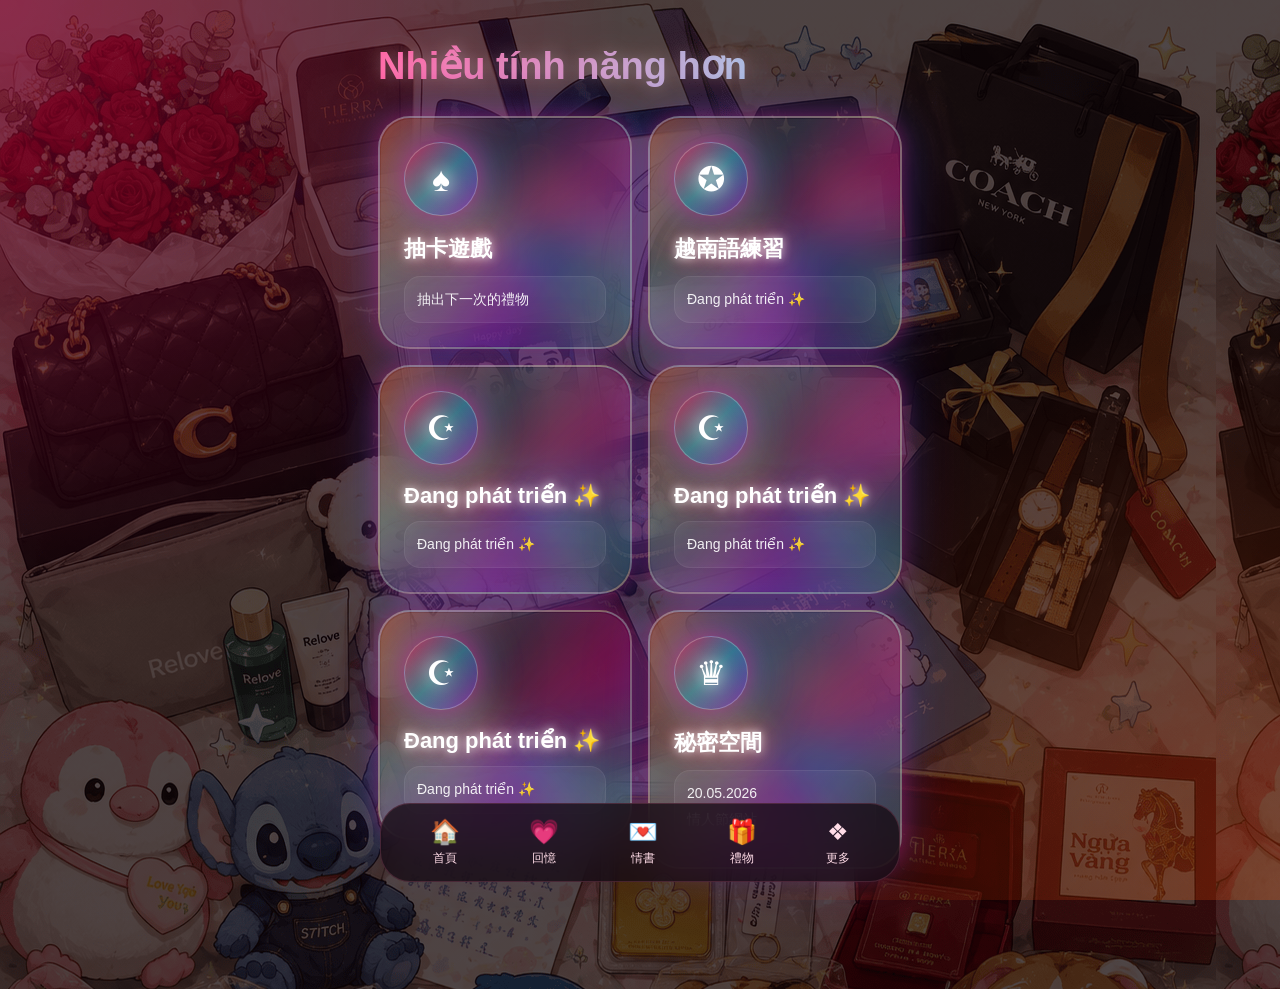
<file: more.html>
<!DOCTYPE html>
<html lang="zh-Hant">
<head>
<meta charset="UTF-8">
<meta name="viewport" content="width=device-width,initial-scale=1">
<title>More ❤️</title>

<style>
*{
margin:0;
padding:0;
box-sizing:border-box;
font-family:Arial,sans-serif;
}

body{
background:
linear-gradient(rgba(10,0,4,.72),rgba(10,0,4,.72)),
url('img/bg.png');


color:white;
min-height:100vh;
padding:24px 18px 120px;
max-width:560px;
margin:auto;
overflow-x:hidden;
}

body::before{
content:'';
position:fixed;
inset:0;
background:
radial-gradient(circle at top left,rgba(255,0,90,.35),transparent 40%),
radial-gradient(circle at bottom right,rgba(255,80,0,.25),transparent 40%);
pointer-events:none;
z-index:-1;
}


.title{
font-size:38px;
font-weight:900;
margin:20px 0 28px;

background:linear-gradient(
90deg,
#ff5fa2,
#7ee7ff,
#c07cff,
#ffe27a
);

-webkit-background-clip:text;
-webkit-text-fill-color:transparent;

text-shadow:
0 0 18px rgba(255,255,255,.35),
0 0 40px rgba(255,0,120,.25);

animation:titleFlow 6s linear infinite;
background-size:300% 300%;
}


.grid{
display:grid;
grid-template-columns:1fr 1fr;
gap:16px;
}

.link-card{
text-decoration:none;
color:white;
display:block;
}


.card{
position:relative;
overflow:hidden;

background:
linear-gradient(
135deg,
rgba(255,0,120,.18),
rgba(0,180,255,.12),
rgba(170,0,255,.16),
rgba(255,180,0,.12)
);

border:2px solid rgba(255,255,255,.35);

border-radius:32px;

padding:24px;

backdrop-filter:blur(22px);

box-shadow:
0 0 20px rgba(255,0,120,.35),
0 0 40px rgba(0,180,255,.25),
0 0 70px rgba(170,0,255,.18);

transition:
transform .3s ease,
box-shadow .3s ease,
filter .3s ease;
}

.card::before{
content:'';
position:absolute;
inset:-60%;

background:
conic-gradient(
from 0deg,
rgba(255,0,120,.0),
rgba(255,0,120,.28),
rgba(0,200,255,.28),
rgba(170,0,255,.28),
rgba(255,255,255,.18),
rgba(255,180,0,.28),
rgba(255,0,120,.0)
);

animation:holoSpin 10s linear infinite;
filter:blur(18px);
opacity:.9;
}

.card::after{
content:'';
position:absolute;
inset:1px;

border-radius:30px;

background:
linear-gradient(
145deg,
rgba(255,255,255,.08),
rgba(255,255,255,.02)
);

pointer-events:none;
}

.card > *{
position:relative;
z-index:2;
}

.link-card:hover .card{
transform:translateY(-8px) scale(1.03);

box-shadow:
0 0 40px rgba(255,0,120,.7),
0 0 80px rgba(0,180,255,.55),
0 0 120px rgba(170,0,255,.4),
0 0 160px rgba(255,180,0,.25);

filter:brightness(1.1);
}


.link-card:active .card{
transform:scale(.95);

filter:brightness(1.15);

box-shadow:
0 0 30px rgba(70, 129, 255, 0.95),
0 0 60px rgba(255,0,0,.55);
}


.icon{
width:74px;
height:74px;
display:flex;
align-items:center;
justify-content:center;

font-size:34px;
margin-bottom:18px;

border-radius:50%;

background:
linear-gradient(
135deg,
rgba(255,0,120,.45),
rgba(0,180,255,.38),
rgba(170,0,255,.45)
);

border:1px solid rgba(255,255,255,.25);

box-shadow:
0 0 25px rgba(255,0,120,.5),
0 0 45px rgba(0,180,255,.45),
0 0 70px rgba(170,0,255,.35);

text-shadow:
0 0 18px rgba(255,255,255,1);

animation:iconPulse 4s ease-in-out infinite;
}


.card h3{
font-size:22px;
margin-bottom:12px;
font-weight:900;

text-shadow:
0 0 10px rgba(255,255,255,.9),
0 0 24px rgba(255,80,120,.75);
}

.card p{
opacity:.92;
line-height:1.8;
font-size:14px;

padding:10px 12px;

border-radius:16px;

background:rgba(255,255,255,.05);

border:1px solid rgba(255,255,255,.08);

box-shadow:
inset 0 0 15px rgba(255,255,255,.03);
}

.bottom-nav{
position:fixed;
left:50%;
bottom:18px;
transform:translateX(-50%);
width:min(92%,520px);

background:rgba(20,10,18,.76);

border:1px solid rgba(255,120,160,.18);

border-radius:30px;

display:flex;
justify-content:space-around;
align-items:center;

padding:14px;

backdrop-filter:blur(20px);
}

.nav-item{
display:flex;
flex-direction:column;
align-items:center;
gap:4px;
text-decoration:none;
color:#ffdce7;
font-size:12px;
}

.nav-icon{
font-size:24px;
}

@keyframes spinLight{
from{
transform:rotate(0deg);
}
to{
transform:rotate(360deg);
}
}

@keyframes pulseGlow{
0%,100%{
transform:scale(1);
box-shadow:
0 0 20px rgba(255,60,90,.55),
inset 0 0 20px rgba(255,255,255,.12);
}

50%{
transform:scale(1.08);
box-shadow:
0 0 35px rgba(255,100,130,.95),
0 0 60px rgba(255,0,80,.45),
inset 0 0 20px rgba(255,255,255,.16);
}
}


@keyframes holoSpin{
from{
transform:rotate(0deg);
}
to{
transform:rotate(360deg);
}
}

@keyframes iconPulse{
0%,100%{
transform:scale(1);
}

50%{
transform:scale(1.1);
}
}

@keyframes titleFlow{
0%{
background-position:0% 50%;
}
50%{
background-position:100% 50%;
}
100%{
background-position:0% 50%;
}
}

</style>

</head>

<body>

<div class="title">
Nhiều tính năng hơn
</div>

<div class="grid">

<a class="link-card" href="forcard.html">
<div class="card">
<div class="icon">♠</div>
<h3>抽卡遊戲</h3>
<p>
抽出下一次的禮物<br>
</p>
</div>
</a>

<a class="link-card" href="vn/vn.html">
<div class="card">
<div class="icon">✪</div>
<h3>越南語練習</h3>
<p>
Đang phát triển ✨
</p>
</div>
</a>

<a class="link-card" href="more.html">
<div class="card">
<div class="icon">☪</div>
<h3>Đang phát triển ✨</h3>
<p>
Đang phát triển ✨
</p>
</div>
</a>

<a class="link-card" href="more.html">
<div class="card">
<div class="icon">☪</div>
<h3>Đang phát triển ✨</h3>
<p>
Đang phát triển ✨
</p>
</div>
</a>

<a class="link-card" href="more.html">
<div class="card">
<div class="icon">☪</div>
<h3>Đang phát triển ✨</h3>
<p>
Đang phát triển ✨
</p>
</div>
</a>

<a class="link-card" href="520.html">
<div class="card">
<div class="icon">♛</div>
<h3>秘密空間</h3>
<p>
20.05.2026<br>情人節網站
</p>
</div>
</a>

</div>

<div class="bottom-nav">

<a class="nav-item" href="temple.html">
<div class="nav-icon">🏠</div>
<div>首頁</div>
</a>

<a class="nav-item" href="timeline.html">
<div class="nav-icon">💗</div>
<div>回憶</div>
</a>

<a class="nav-item" href="letter.html">
<div class="nav-icon">💌</div>
<div>情書</div>
</a>

<a class="nav-item" href="gifts.html">
<div class="nav-icon">🎁</div>
<div>禮物</div>
</a>

<a class="nav-item" href="more.html">
<div class="nav-icon">❖</div>
<div>更多</div>
</a>

</div>

</body>
</html>
</file>
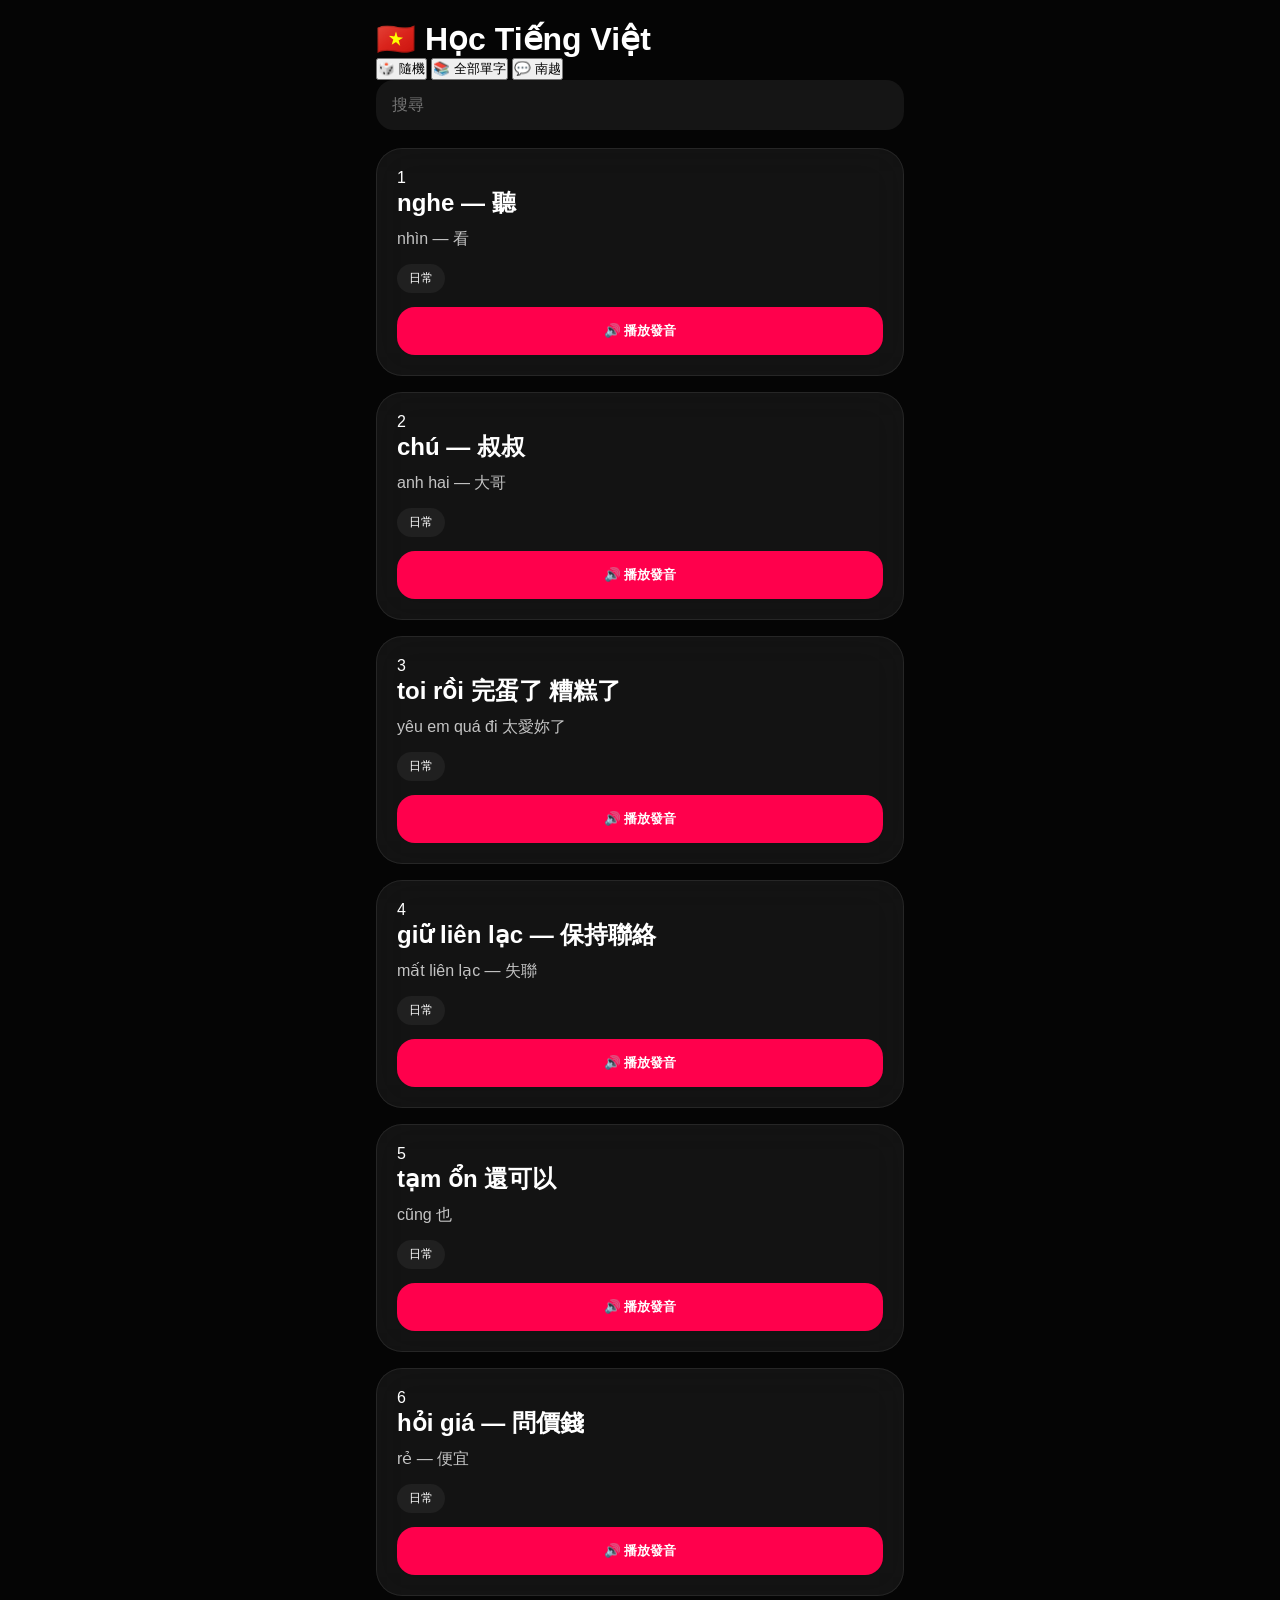
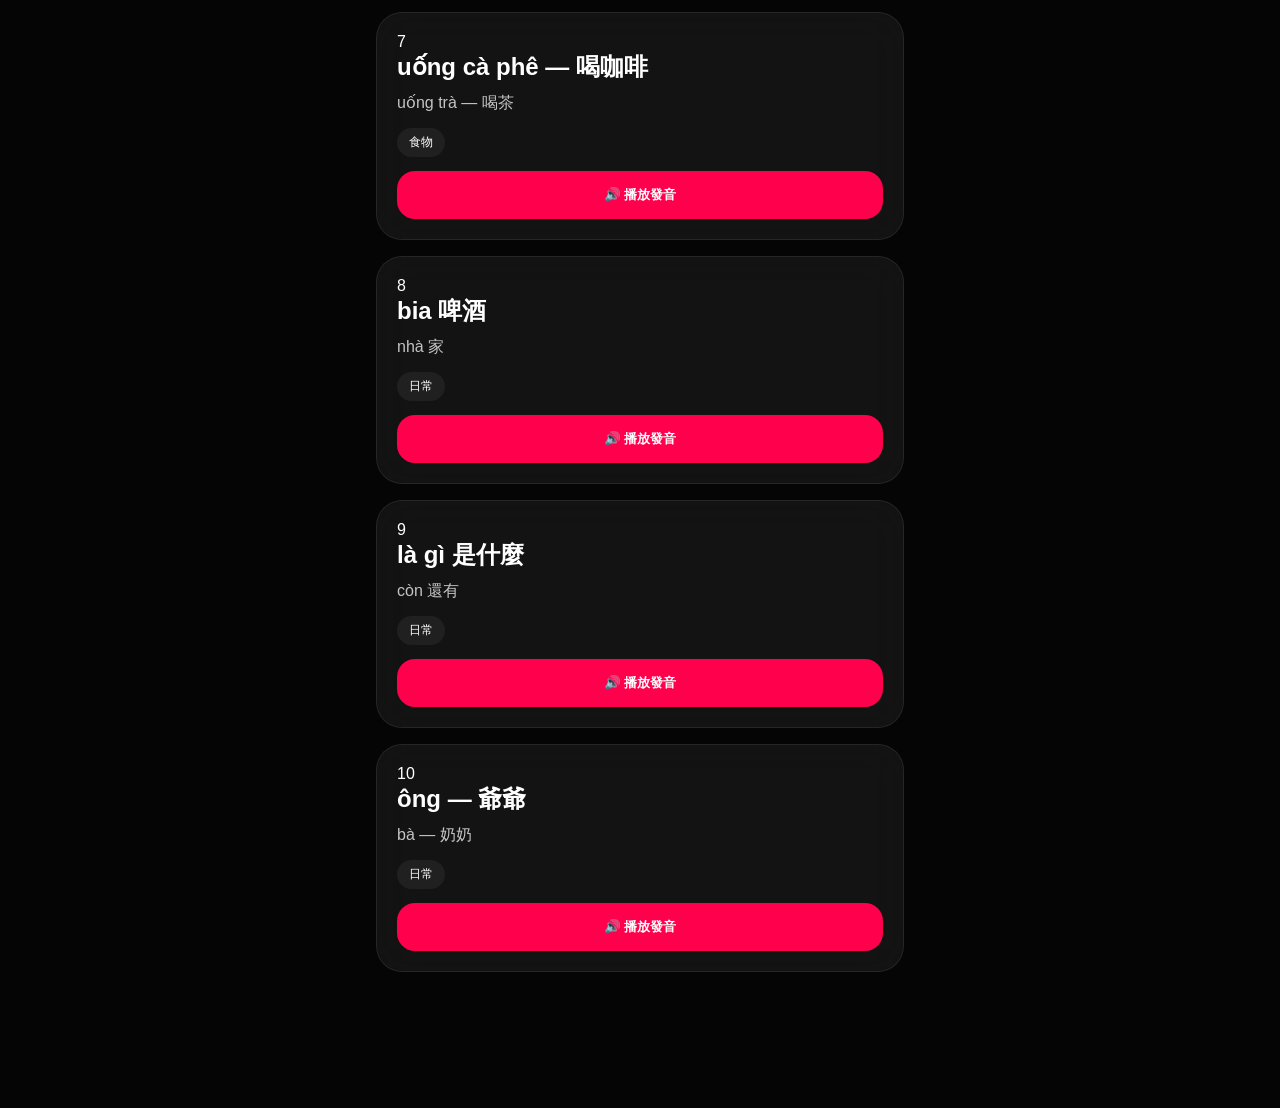
<file: test.html>
<!DOCTYPE html>
<html lang="zh-Hant">
<head>
<meta charset="UTF-8">
<meta name="viewport" content="width=device-width,initial-scale=1">
<title>Vietnamese Learning</title>
<link rel="stylesheet" href="style.css">
</head>
<body>

<div class="container">

<h1>🇻🇳 Học Tiếng Việt</h1>

<div class="buttons">
<button onclick="showRandom()">🎲 隨機</button>
<button onclick="showAllWords()">📚 全部單字</button>
<button onclick="showSouthern()">💬 南越</button>
</div>

<input id="search" placeholder="搜尋">

<div id="wordList"></div>

</div>

<script src="app.js"></script>

</body>
</html>
</file>
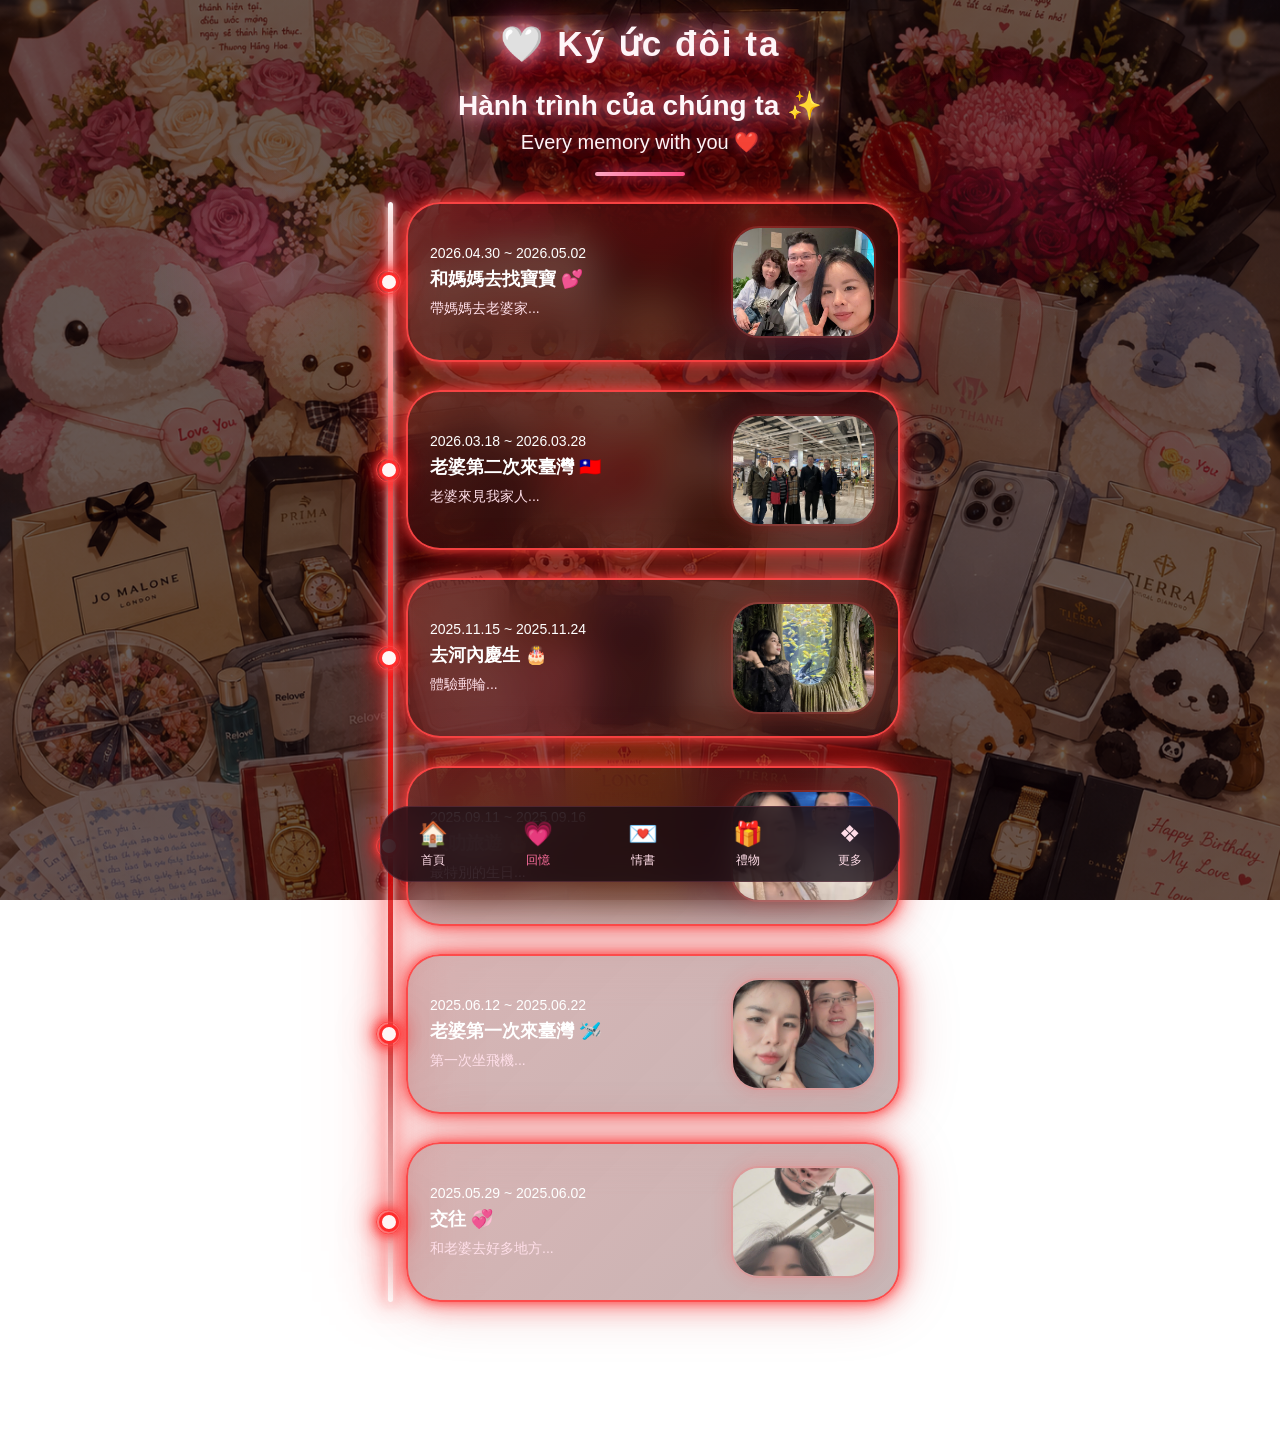
<file: timeline.html>
<!DOCTYPE html>
<html lang="zh-Hant">
<head>
<meta charset="UTF-8">
<meta name="viewport" content="width=device-width, initial-scale=1.0">
<link rel="apple-touch-icon" href="icon.png">
<title>LyHoa Life ❤️</title>

<style>



*{margin:0;padding:0;box-sizing:border-box;}

body{
font-family:Arial,"Microsoft JhengHei";

background:
linear-gradient(rgba(12,0,6,.62),rgba(12,0,6,.62)),
url('img/bg2.png');

background-size:cover;
background-position:center;
background-attachment:fixed;

color:white;
min-height:100vh;
overflow-x:hidden;
padding:24px 18px 120px;
}

.container{
max-width:520px;
margin:auto;
}

.logo{
text-align:center;
font-size:35px !important;
letter-spacing:2px;

color:#fff5f8;

text-shadow:
0 0 18px rgba(255,160,190,1),
0 0 40px rgba(255,80,130,.95),
0 0 80px rgba(255,30,90,.55);

font-weight:900;
margin-bottom:24px;
}

.card{
background:rgba(255,255,255,.08);
border:1px solid rgba(255,120,160,.18);
border-radius:30px;
padding:28px;
backdrop-filter:blur(18px);
margin-bottom:18px;
box-shadow:0 0 28px rgba(255,40,90,.12);
}

.bottom-nav{
position:fixed;
left:50%;
bottom:18px;
transform:translateX(-50%);
width:min(92%,520px);
height:76px;
background:rgba(20,10,18,.76);
border:1px solid rgba(255,120,160,.18);
border-radius:30px;
display:flex;
justify-content:space-around;
align-items:center;
backdrop-filter:blur(20px);
z-index:99999;
}

.nav-item{
display:flex;
flex-direction:column;
align-items:center;
gap:4px;
color:#ffdce7;
font-size:12px;
text-decoration:none;
}

.nav-item.active{
color:#ff6f9f;
}

.nav-icon{
font-size:24px;
}


.timeline-title{
text-align:center;
margin-bottom:26px;
}

.timeline-title h2{
font-size:30px;
margin-bottom:8px;
}

.timeline{
position:relative;
padding-left:26px;
}

.timeline::before{
content:'';
position:absolute;

left:8px;
top:0;

width:5px;
height:100%;

background:
linear-gradient(
to bottom,
rgba(255,255,255,1),
rgba(255,90,90,1),
rgba(255,20,20,.95),
rgba(180,0,0,.72),
transparent
);

border-radius:999px;

/* 強霓虹 */
box-shadow:
0 0 6px rgba(255,255,255,.95),
0 0 14px rgba(255,100,100,1),
0 0 28px rgba(255,40,40,.98),
0 0 52px rgba(255,0,0,.82),
0 0 90px rgba(255,0,0,.42),
0 0 140px rgba(255,0,0,.22);
}

.memory-item{
position:relative;
display:flex;
align-items:center;
gap:20px;

background:
linear-gradient(
135deg,
rgba(140,35,35,.34),
rgba(70,10,10,.30)
);

border:2px solid rgba(255,70,70,.95);

border-radius:34px;

padding:22px;

margin-bottom:28px;

backdrop-filter:blur(20px);

box-shadow:
0 0 12px rgba(255,70,70,.95),
0 0 28px rgba(255,30,30,.58),
0 0 60px rgba(180,0,0,.22);

overflow:visible;
transition:.35s ease;
}


.memory-item::after{
content:none;
}

.memory-item::before{
content:'';
position:absolute;

left:-29px;
top:50%;

transform:translateY(-50%);

width:14px;
height:14px;

border-radius:50%;

background:#fff5f5;

border:3px solid #ff2d2d;

box-shadow:
0 0 10px rgba(255,70,70,1),
0 0 20px rgba(255,30,30,.85),
0 0 40px rgba(220,0,0,.55);

z-index:9;
}

/* 外圈 */
.memory-item .timeline-ring{
position:absolute;

left:-32px;
top:50%;

transform:translateY(-50%);

width:25px;
height:25px;

border-radius:50%;

border:1.5px solid rgba(255,80,80,.92);

box-shadow:
0 0 10px rgba(255,60,60,.75),
0 0 24px rgba(255,20,20,.42);

z-index:8;

pointer-events:none;

background:transparent;
}

.memory-content{flex:1;}

.memory-date{font-size:14px;margin-bottom:6px;}

.memory-title{font-size:18px;font-weight:bold;margin-bottom:6px;}

.memory-text{line-height:1.6;font-size:14px;color:#ffdfe9;}

.memory-photo{
width:145px;
height:112px;

border-radius:28px;

object-fit:cover;

border:2px solid rgba(255,90,90,.28);

box-shadow:
0 0 20px rgba(255,40,40,.22);
}

/* romantic particles */
body::before{
content:'';
position:fixed;
inset:0;
pointer-events:none;
background:
radial-gradient(circle at 20% 30%, rgba(255,120,170,.18), transparent 120px),
radial-gradient(circle at 80% 20%, rgba(255,80,140,.14), transparent 140px),
radial-gradient(circle at 40% 80%, rgba(255,140,190,.12), transparent 160px);
z-index:0;
}

.container{
position:relative;
z-index:2;
}


/* ===== 回憶詳細視窗 ===== */
.memory-modal{
position:fixed;
inset:0;
background:rgba(0,0,0,.78);
display:none;
justify-content:center;
align-items:center;
padding:22px;
z-index:999999;
backdrop-filter:blur(10px);
}

.memory-modal-box{
width:min(100%,540px);
max-height:88vh;
overflow-y:auto;
border-radius:36px;

background:
linear-gradient(
180deg,
rgba(35,0,10,.98),
rgba(10,0,5,.98)
);

border:2px solid rgba(255,80,120,.92);

box-shadow:
0 0 24px rgba(255,70,120,.92),
0 0 70px rgba(255,20,90,.35);

animation:memoryPopup .35s ease;
}

@keyframes memoryPopup{
from{
transform:translateY(30px) scale(.92);
opacity:0;
}
to{
transform:translateY(0) scale(1);
opacity:1;
}
}

.memory-cover{
position:relative;
height:300px;
overflow:hidden;
}

.memory-cover img{
width:100%;
height:100%;
object-fit:cover;
}

.memory-cover::after{
content:'';
position:absolute;
inset:0;
background:linear-gradient(transparent,rgba(0,0,0,.88));
}

.memory-cover-text{
position:absolute;
left:26px;
bottom:24px;
z-index:2;
}

.memory-cover-title{
font-size:40px;
font-weight:900;
}

.memory-cover-date{
margin-top:8px;
font-size:18px;
color:#ffdbe7;
}

.memory-detail-content{
padding:28px;
}

.story-box{
background:
linear-gradient(
135deg,
rgba(255,70,120,.12),
rgba(80,0,20,.12)
);

border:1px solid rgba(255,120,160,.22);

border-radius:28px;

padding:22px;

line-height:2.1;
font-size:17px;
color:#fff0f5;

white-space:pre-wrap;

margin-bottom:24px;
}

.detail-title{
font-size:24px;
font-weight:900;
margin-bottom:16px;
color:#fff3f7;
}

.photo-scroll{
display:flex;
gap:14px;
overflow-x:auto;
padding-bottom:8px;
margin-bottom:24px;
}

.photo-scroll img{
width:230px;
height:300px;
object-fit:cover;
border-radius:28px;
border:2px solid rgba(255,100,140,.88);
flex-shrink:0;
}

.typing-text{
line-height:2.1;
font-size:17px;
color:#fff2f6;
min-height:120px;
white-space:pre-wrap;
}

.close-memory{
width:100%;
height:72px;
border:none;
border-radius:999px;

background:
linear-gradient(
135deg,
#ff6f9f,
#ff2d55
);

color:white;
font-size:22px;
font-weight:900;
margin-top:20px;
cursor:pointer;
}

</style>
</head>

<body>

<div class="container">

<div class="logo">🤍 Ký ức đôi ta</div>

<div class="timeline-title">
<h2 style="
font-size:28px;
color:#fff7fa;
text-shadow:
0 0 18px rgba(255,170,200,1),
0 0 42px rgba(255,80,130,.92),
0 0 80px rgba(255,30,90,.45);
">Hành trình của chúng ta ✨</h2>
<p style="
font-size:20px;
color:#fff4f7;
text-shadow:
0 0 12px rgba(255,90,140,.45);
margin-top:8px;
">Every memory with you ❤️</p>
<div style="
width:90px;
height:4px;
margin:18px auto 0;
border-radius:999px;
background:linear-gradient(to right,#ffb0cb,#ff4f8c);
box-shadow:
0 0 12px rgba(255,80,130,.8),
0 0 24px rgba(255,40,100,.45);
"></div>

</div>

<div class="timeline">

<div class="memory-item" onclick="openmomvn()"><div class="timeline-ring"></div>
<div class="memory-content">
<div class="memory-date">2026.04.30 ~ 2026.05.02</div>
<div class="memory-title">和媽媽去找寶寶 💕</div>
<div class="memory-text">帶媽媽去老婆家...</div>
</div>
<img class="memory-photo" src="img\mom.jpg">
</div>

<div class="memory-item" onclick="openwifetw2()"><div class="timeline-ring"></div>
<div class="memory-content">
<div class="memory-date">2026.03.18 ~ 2026.03.28</div>
<div class="memory-title">老婆第二次來臺灣 🇹🇼</div>
<div class="memory-text">老婆來見我家人...</div>
</div>
<img class="memory-photo" src="img\twfm.jpg">
</div>

<div class="memory-item" onclick="openBirthdayMemory()"><div class="timeline-ring"></div>
<div class="memory-content">
<div class="memory-date">2025.11.15 ~ 2025.11.24</div>
<div class="memory-title">去河內慶生 🎂</div>
<div class="memory-text">體驗郵輪...</div>
</div>
<img class="memory-photo" src="img\38.jpeg">
</div>

<div class="memory-item" onclick="opendalat()"><div class="timeline-ring"></div>
<div class="memory-content">
<div class="memory-date">2025.09.11 ~ 2025.09.16</div>
<div class="memory-title">大叻旅遊 🎂</div>
<div class="memory-text">最特別的生日...</div>
</div>
<img class="memory-photo" src="img\34.jpeg">
</div>

<div class="memory-item" onclick="openwifetw()"><div class="timeline-ring"></div>
<div class="memory-content">
<div class="memory-date">2025.06.12 ~ 2025.06.22</div>
<div class="memory-title">老婆第一次來臺灣 🛩️</div>
<div class="memory-text">第一次坐飛機...</div>
</div>
<img class="memory-photo" src="img\27.jpg">
</div>

<div class="memory-item" onclick="opendating()"><div class="timeline-ring"></div>
<div class="memory-content">
<div class="memory-date">2025.05.29 ~ 2025.06.02</div>
<div class="memory-title">交往 💞</div>
<div class="memory-text">和老婆去好多地方...</div>
</div>
<img class="memory-photo" src="img\dat.jpeg">
</div>

</div>

</div>



<div class="memory-modal" id="memoryModal">

<div class="memory-modal-box">

<div class="memory-cover">
<img src="img/lyhcm.jpeg">

<div class="memory-cover-text">
<div class="memory-cover-title">❤️</div>
<div class="memory-cover-date">2026.04.30</div>
</div>

</div>

<div class="memory-detail-content">

<div class="detail-title">💌 那天的小故事</div>

<div class="story-box typing-text" id="typingText"></div>

<div class="detail-title">📸 照片</div>

<div class="photo-scroll">
<img src="img/hoaly2h.jpeg">
<img src="img/57.jpeg">
<img src="img/19.jpg">
<img src="img/22.jpg">
</div>

<div class="detail-title">✨ 那天的回憶</div>

<div class="story-box">
帶媽媽去見寶寶家人🏠

交往一週年❤️

幫媽媽慶祝母親節❤️
</div>

<button class="close-memory" onclick="closeMemory()">
關閉回憶 ❤️
</button>

</div>

</div>

</div>

<div class="bottom-nav">

<a class="nav-item " href="home.html">
<div class="nav-icon">🏠</div>
<div>首頁</div>
</a>

<a class="nav-item active" href="timeline.html">
<div class="nav-icon">💗</div>
<div>回憶</div>
</a>

<a class="nav-item " href="letter.html">
<div class="nav-icon">💌</div>
<div>情書</div>
</a>

<a class="nav-item " href="gifts.html">
<div class="nav-icon">🎁</div>
<div>禮物</div>
</a>

<a class="nav-item " href="more.html">
<div class="nav-icon">❖</div>
<div>更多</div>
</a>

</div>



<script>

const storyText = `老婆：

第一次帶媽媽一起去越南
媽媽也是第一次和妳的家人見面

這趟旅程對我來說真的很特別
不只是慶祝我們交往一周年
也一起陪媽媽度過了一次最難忘、最溫暖的母親節

和兩位美女一起吃飯、聊天、過節
看到媽媽和妳家人開心的樣子
我的心裡真的覺得很幸福

而看到妳低頭認真看著卡片的那一刻
我就知道，這一切的準備都值得了 ❤️❤️`;

function openmomvn(){

document.getElementById('memoryModal').style.display='flex';

const typing = document.getElementById('typingText');

typing.innerHTML='';

let i = 0;

const timer = setInterval(()=>{

typing.innerHTML += storyText.charAt(i);

i++;

if(i >= storyText.length){
clearInterval(timer);
}

},28);

}

function closeMemory(){
document.getElementById('memoryModal').style.display='none';
}

document.getElementById('memoryModal').addEventListener('click',function(e){

if(e.target.id === 'memoryModal'){
closeMemory();
}

});



function setMemory(title,date,cover,story,photos,memoryText){

const modal = document.getElementById('memoryModal');

modal.querySelector('.memory-cover img').src = cover;
modal.querySelector('.memory-cover-title').innerHTML = title;
modal.querySelector('.memory-cover-date').innerHTML = date;

const typing = document.getElementById('typingText');
typing.innerHTML = '';

let i = 0;

const timer = setInterval(()=>{

typing.innerHTML += story.charAt(i);

i++;

if(i >= story.length){
clearInterval(timer);
}

},28);

const photoScroll = modal.querySelector('.photo-scroll');

photoScroll.innerHTML = '';

photos.forEach(photo=>{

photoScroll.innerHTML += `
<img src="${photo}">
`;

});

const storyBoxes = modal.querySelectorAll('.story-box');

storyBoxes[1].innerHTML = memoryText;

modal.style.display='flex';

/* 每次點開回到最上面 */
const modalBox = modal.querySelector('.memory-modal-box');
modalBox.scrollTop = 0;

}

function openwifetw2(){

setMemory(
'老婆第二次來臺灣 🇻🇳',
'2025.05.01',
'img/twfm.jpg',

`這次一直很期待妳來台灣，和我的家人見面，我的心裡真的很開心

雖然這幾天我剛好腸胃炎，身體有點不舒服，但還好有妳陪著我

我們一起去了很多地方，也一起吃了很多好吃的東西，這次寶寶來臺灣的旅行，對我來說真的很特別 ❤️`,

[
'img/twbad.jpeg',
'img/twly.jpeg',
'img/twmary.jpeg',
'img/twfd.jpeg'
],

`看到家人都很喜歡寶寶，我真的很開心

也讓我更確定，未來想一直和妳一起生活 ❤️`
);

}

function openBirthdayMemory(){

setMemory(
'河內慶生、旅遊 🎂',
'2025.11.22',
'img/hnbg.jpeg',

`第二次去妳家裡見妳的家人，心裡有一種很溫暖、很熟悉的感覺

這次陪妳一起去河內、坐郵輪、看著夜景吃晚餐，還和寶寶一起慶祝生日，真的讓我覺得很幸福

那天我們一起吃蛋糕、拍照片的每一個畫面，我到現在都還記得，這也是我最珍惜、最難忘的回憶之一 ❤️`,

[
'img/hnaq.jpeg',
'img/hnbd.jpeg',
'img/hnly.jpeg',
'img/43.jpeg'
],

`以後的每一年生日，我都想陪在妳身邊陪妳一起慶祝。

陪妳吹蠟燭、吃蛋糕、拍很多很多照片，還有準備屬於妳的禮物 ❤️`
);

}

function opendalat(){

setMemory(
'大叻 🎂',
'2025.09.11',
'img/dlcat.jpeg',

`這次一起旅行的時候，沒想到妳偷偷幫我準備了生日驚喜，真的讓我又驚喜感動

看到妳那麼用心替我準備一切，我的心裡真的很幸福

這也是我最特別、最難忘的一次生日，因為是和我最重要的人一起度過 ❤️`,

[
'img/dlbg.jpeg',
'img/dlbth.jpeg',
'img/dlcof.jpeg',
'img/dlhm.jpeg'
],

`未來的每一個生日，我都希望身邊的人是妳

一起旅行、一起吃蛋糕、一起留下更多屬於我們的回憶 ❤️`
);

}

function openwifetw(){

setMemory(
'第一次坐飛機 ✈️',
'2025.06.12',
'img/twnt.jpeg',

`寶寶第一次來台灣，也是第一次出國旅行，看著妳對每個地方都充滿期待的樣子，真的很可愛

雖然有些台灣食物妳還吃不太習慣，讓我有點心疼，但能陪著妳一起去很多地方、吃很多好吃的東西，對我來說也是很幸福的回憶 ❤️`,

[
'img/twcks.jpeg',
'img/twwe.jpeg',
'img/twm.jpeg',
'img/twsh.jpeg'
],

`看著妳平安回國，我就放心了。

我們第一次一起出國旅遊 ❤️`
);

}

function opendating(){

setMemory(
'交往 💞',
'2025.05.29',
'img/fdonut.jpeg',

`那天和妳告白的時候，我緊張到連想說的話都快忘記了

謝謝妳願意正式和我在一起，也謝謝妳帶我去見妳的家人、陪我玩了好幾天

妳家人給我的溫暖，讓我沒有那麼緊張，看到他們喜歡我，我的心裡也真的很開心 ❤️`,

[
'img/23.jpg',
'img/fhot.jpeg',
'img/fwe.jpeg',
'img/fmyb.jpeg'
],

`今天是我們故事的開始！

每一年的今天，都是重要的節日 ❤️`
);

}
</script>

</body>
</html>
</file>
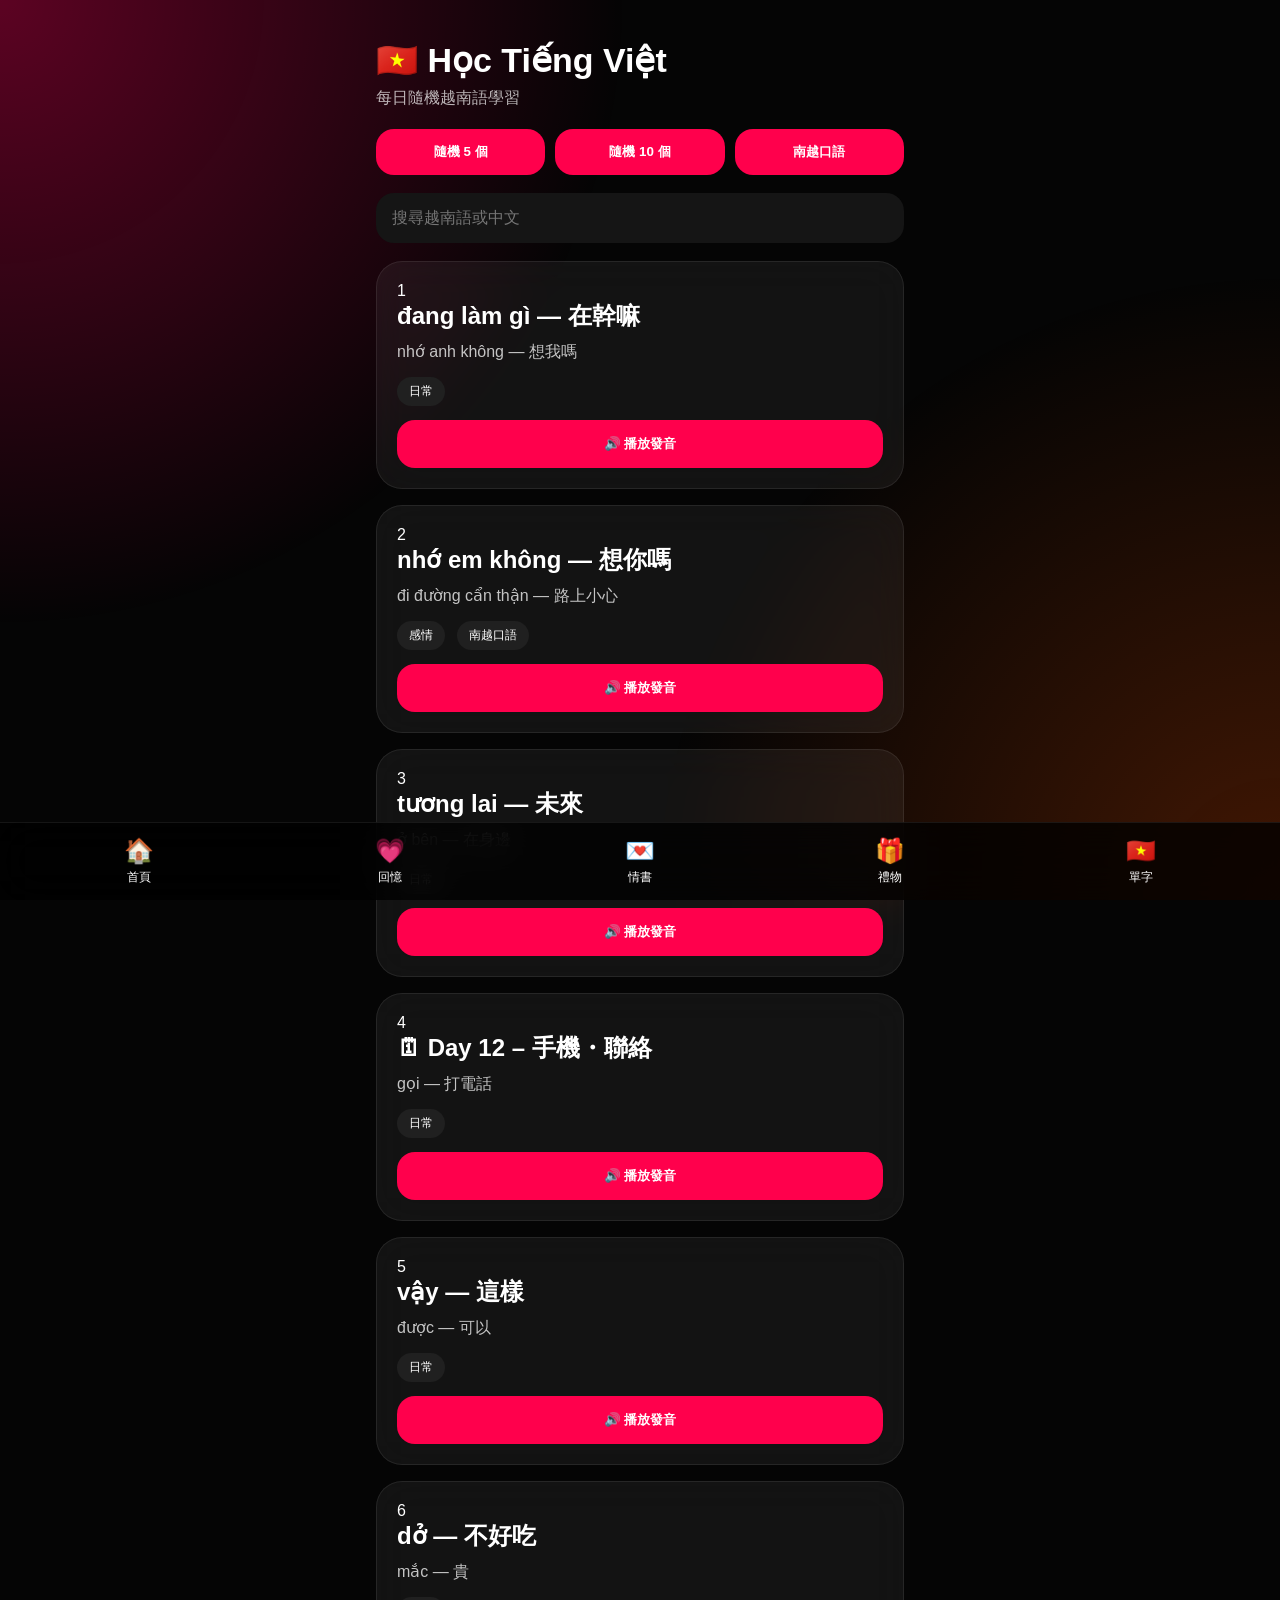
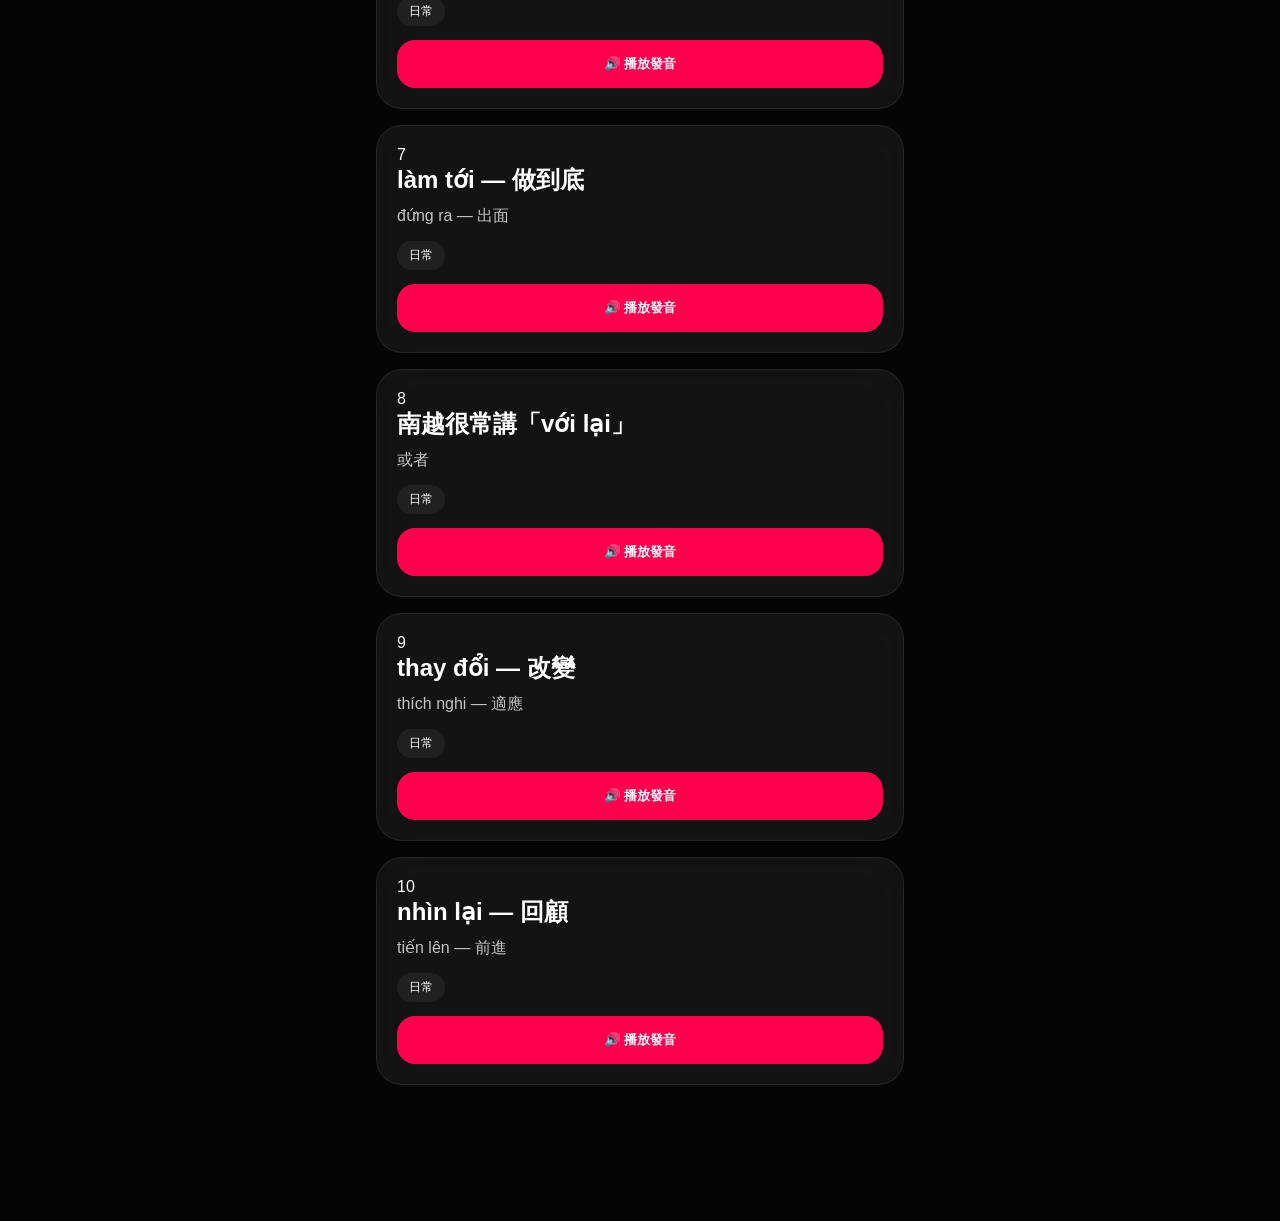
<file: vn.html>
<!DOCTYPE html>
<html lang="zh-Hant">
<head>
<meta charset="UTF-8">
<meta name="viewport" content="width=device-width,initial-scale=1">
<title>Học Tiếng Việt</title>
<link rel="stylesheet" href="style.css">
</head>
<body>

<div class="bg"></div>

<div class="container">

<div class="header">
<h1>🇻🇳 Học Tiếng Việt</h1>
<p>每日隨機越南語學習</p>
</div>

<div class="top-buttons">
<button onclick="generateWords(5)">隨機 5 個</button>
<button onclick="generateWords(10)">隨機 10 個</button>
<button onclick="showSouthern()">南越口語</button>
</div>

<input id="search" placeholder="搜尋越南語或中文">

<div id="wordList"></div>

</div>

<div class="bottom">
  <a href="index.html">
    <div class="nav">🏠</div>
    <div>首頁</div>
  </a>

  <a href="timeline.html">
    <div class="nav">💗</div>
    <div>回憶</div>
  </a>

  <a href="letter.html">
    <div class="nav">💌</div>
    <div>情書</div>
  </a>

  <a href="gifts.html">
    <div class="nav">🎁</div>
    <div>禮物</div>
  </a>

  <a href="vocab.html">
    <div class="nav">🇻🇳</div>
    <div>單字</div>
  </a>
</div>

<script src="app.js"></script>

</body>
</html>
</file>
<file: style.css>
*{
margin:0;
padding:0;
box-sizing:border-box;
font-family:Arial,sans-serif;
}

body{
background:#050505;
color:white;
max-width:560px;
margin:auto;
padding:20px 16px 120px;
}

.bg{
position:fixed;
inset:0;
background:
radial-gradient(circle at top left,rgba(255,0,90,.35),transparent 40%),
radial-gradient(circle at bottom right,rgba(255,80,0,.25),transparent 40%);
z-index:-1;
}

.header{
margin:20px 0;
}

.header h1{
font-size:34px;
margin-bottom:8px;
}

.header p{
opacity:.7;
}

.top-buttons{
display:flex;
gap:10px;
margin-bottom:18px;
}

.top-buttons button{
flex:1;
padding:14px;
border:none;
border-radius:18px;
background:#ff004c;
color:white;
font-weight:bold;
}

input{
width:100%;
padding:16px;
border:none;
border-radius:18px;
background:#151515;
color:white;
margin-bottom:18px;
font-size:16px;
}

.card{
background:rgba(255,255,255,.06);
border:1px solid rgba(255,255,255,.08);
backdrop-filter:blur(20px);
padding:20px;
border-radius:26px;
margin-bottom:16px;
}

.vn{
font-size:24px;
font-weight:bold;
margin-bottom:10px;
}

.zh{
opacity:.75;
margin-bottom:14px;
}

.tag{
display:inline-block;
padding:6px 12px;
border-radius:999px;
background:#202020;
font-size:12px;
margin-right:8px;
margin-bottom:14px;
}

.play{
width:100%;
padding:15px;
border:none;
border-radius:18px;
background:#ff004c;
color:white;
font-weight:bold;
}

.bottom{
position:fixed;
bottom:0;
left:0;
right:0;
padding:14px;
background:rgba(0,0,0,.78);
backdrop-filter:blur(20px);
display:flex;
justify-content:space-around;
border-top:1px solid rgba(255,255,255,.08);
}

.bottom a{
text-decoration:none;
color:white;
text-align:center;
font-size:12px;
}

.nav{
font-size:24px;
margin-bottom:4px;
}
</file>
